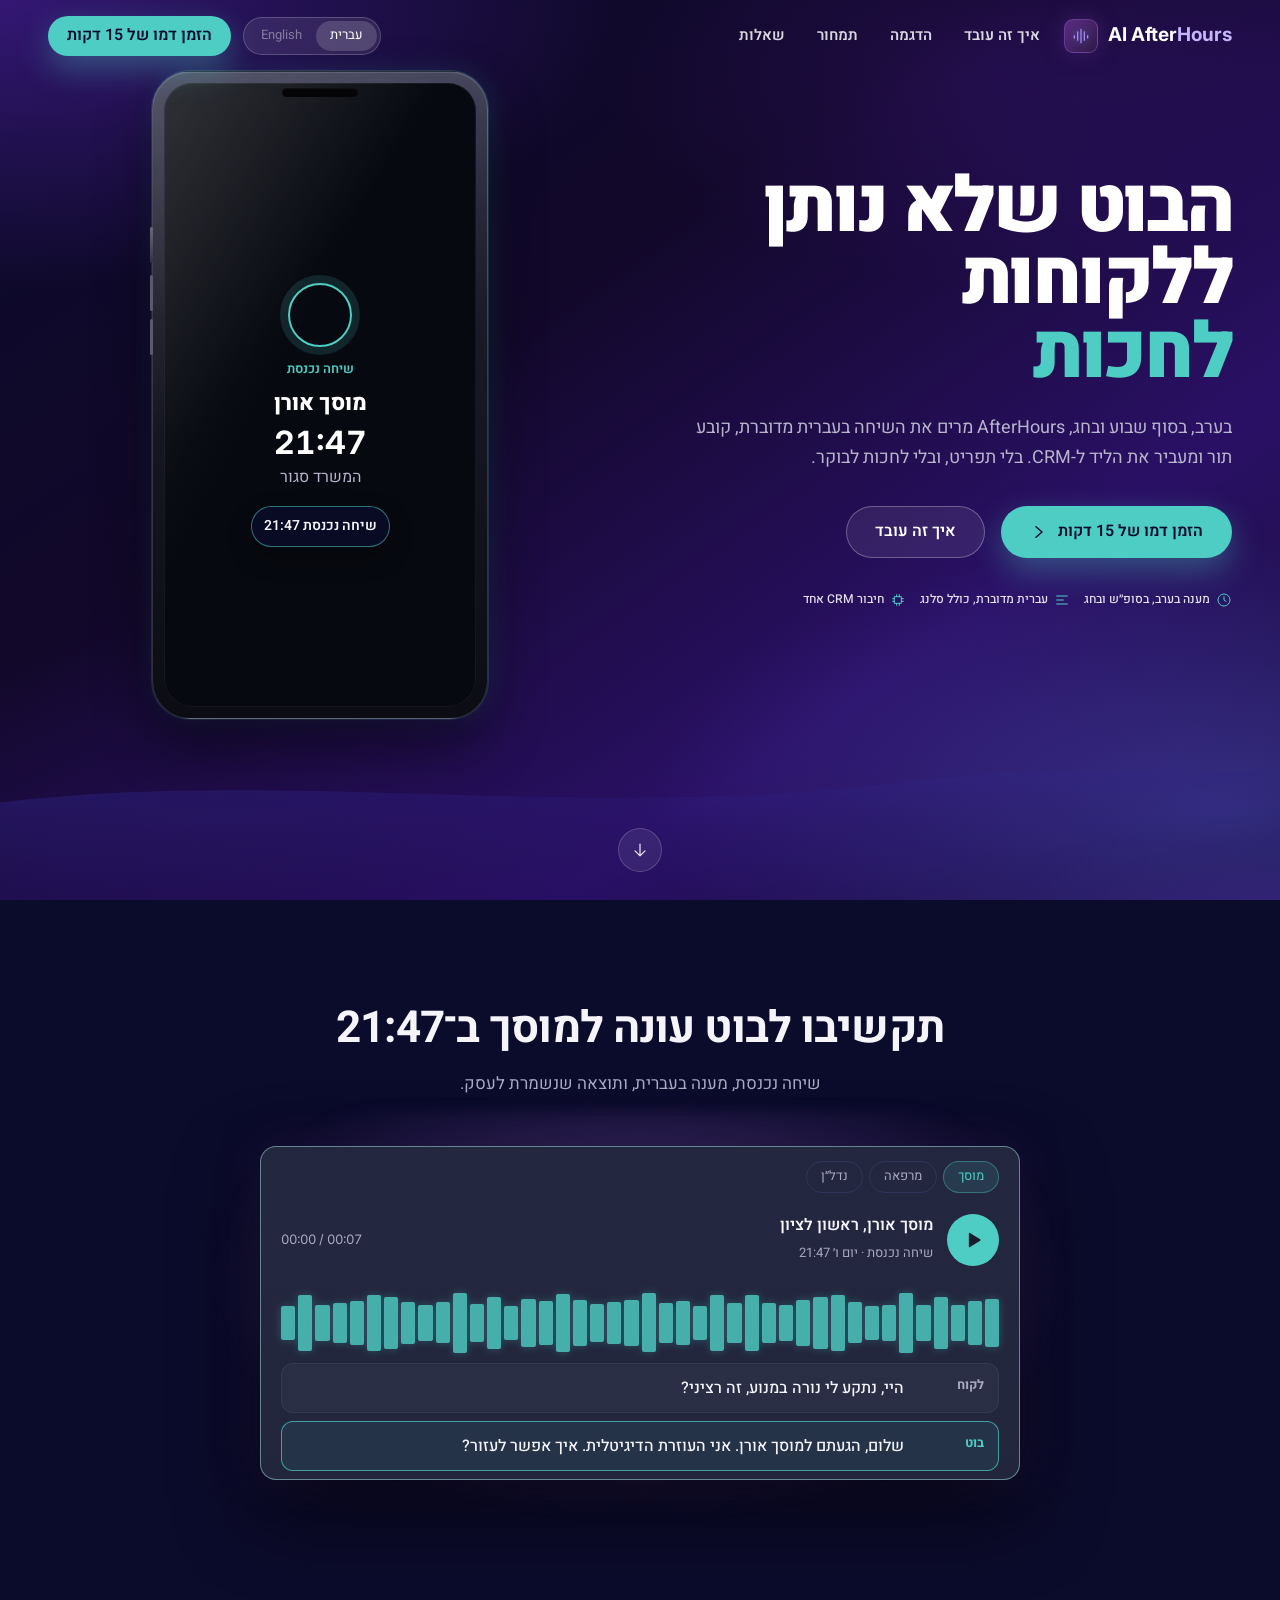
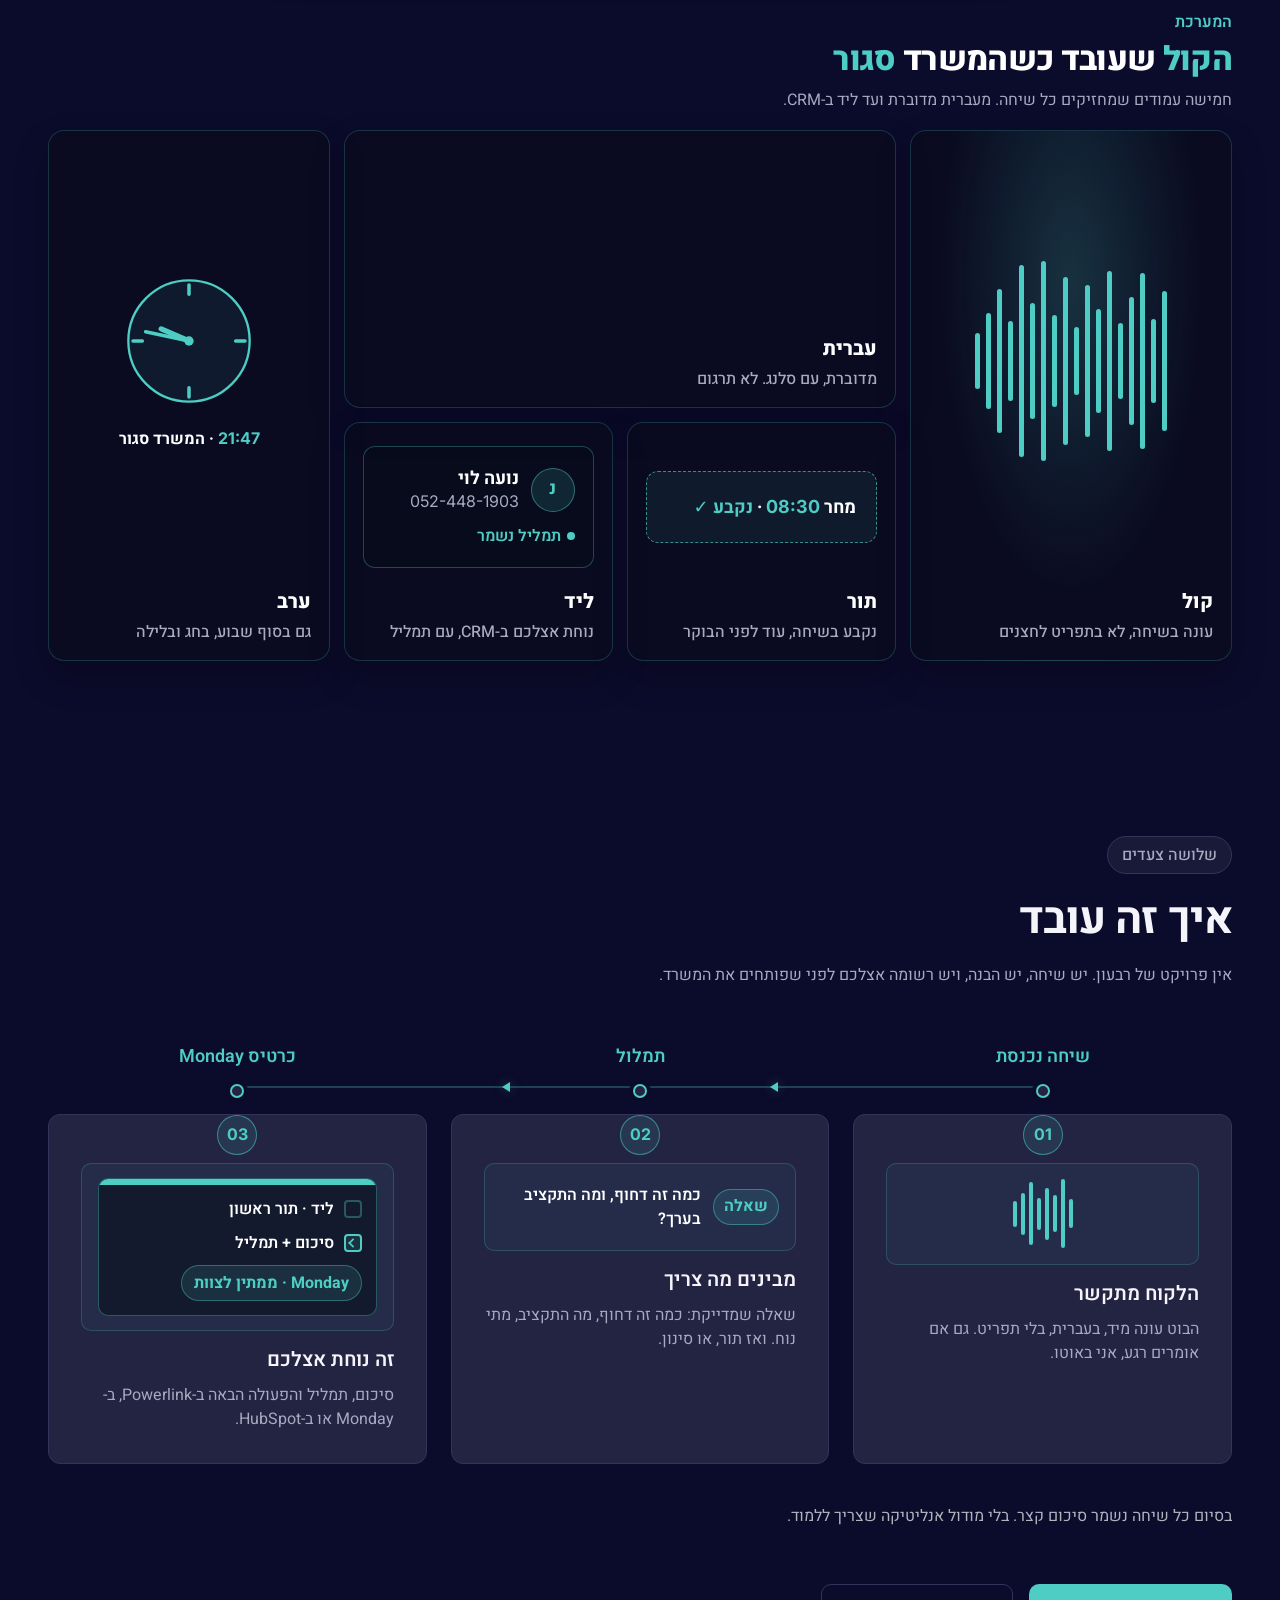
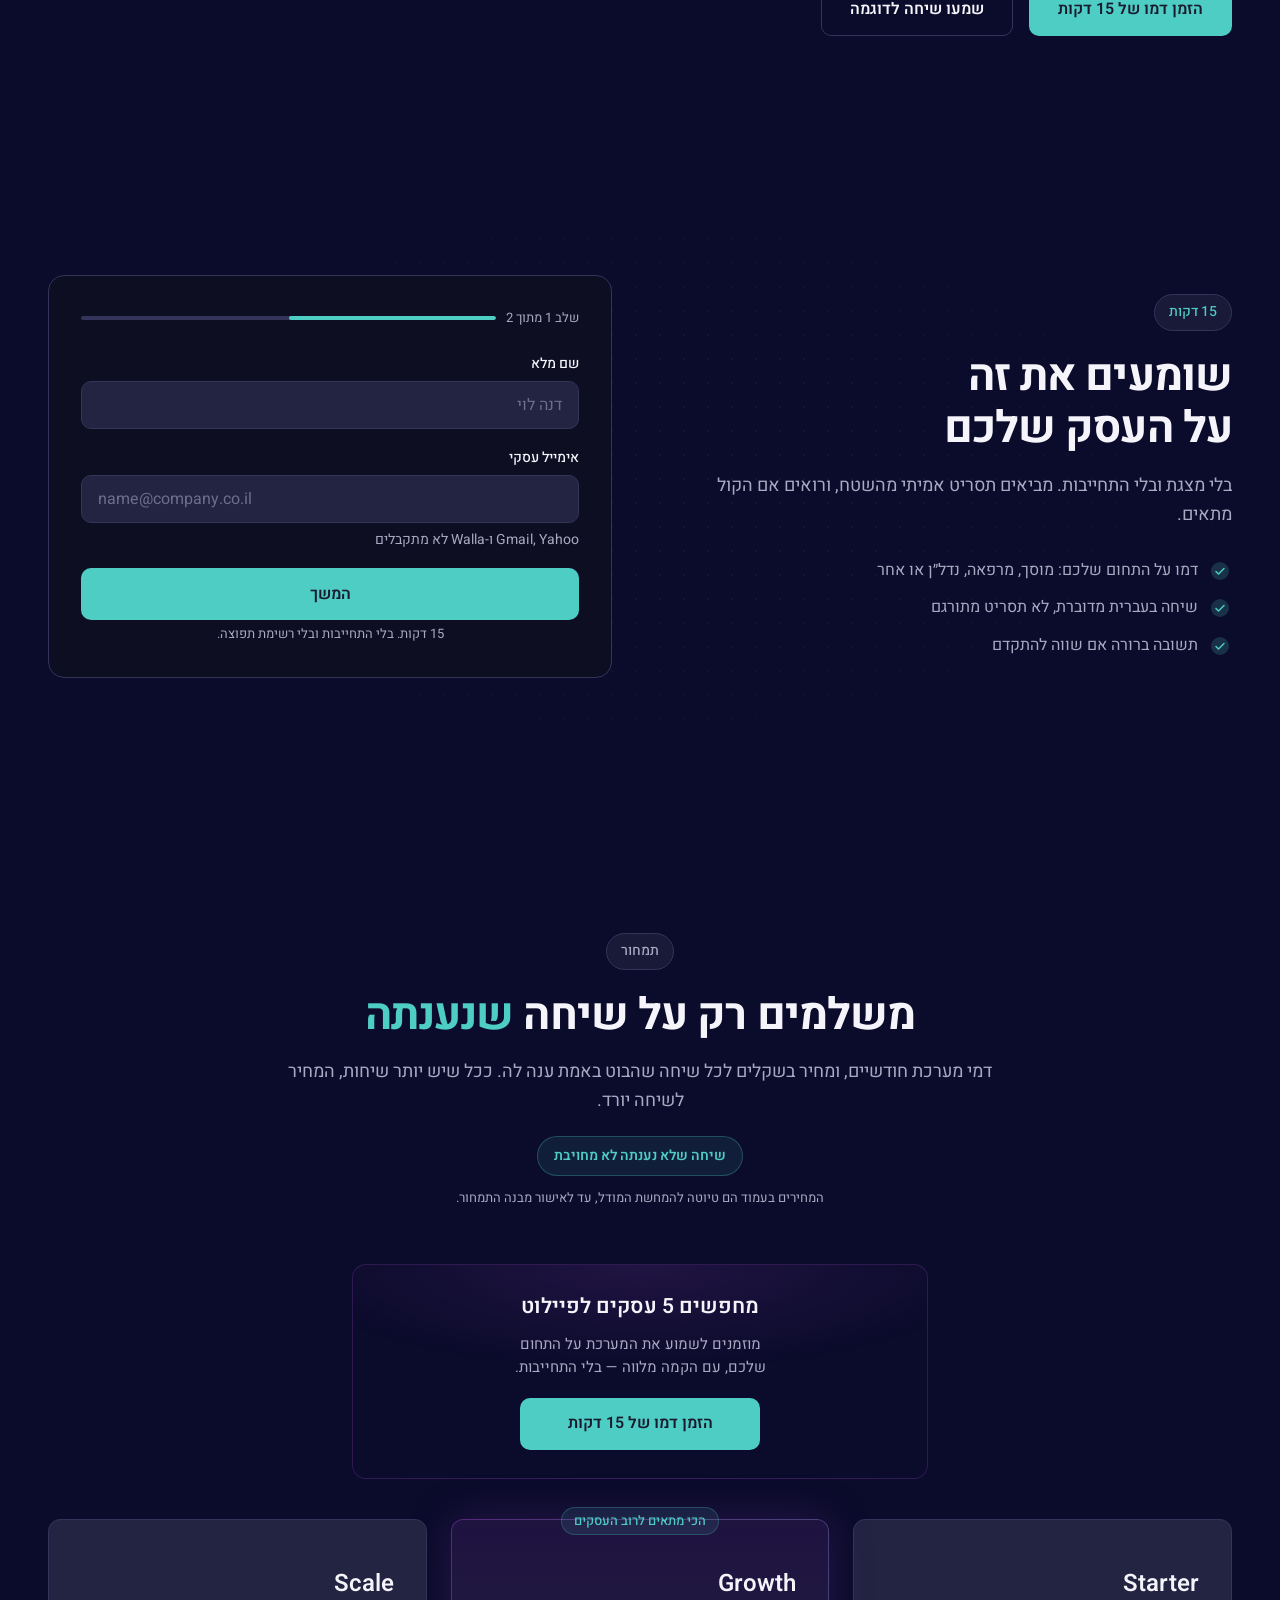
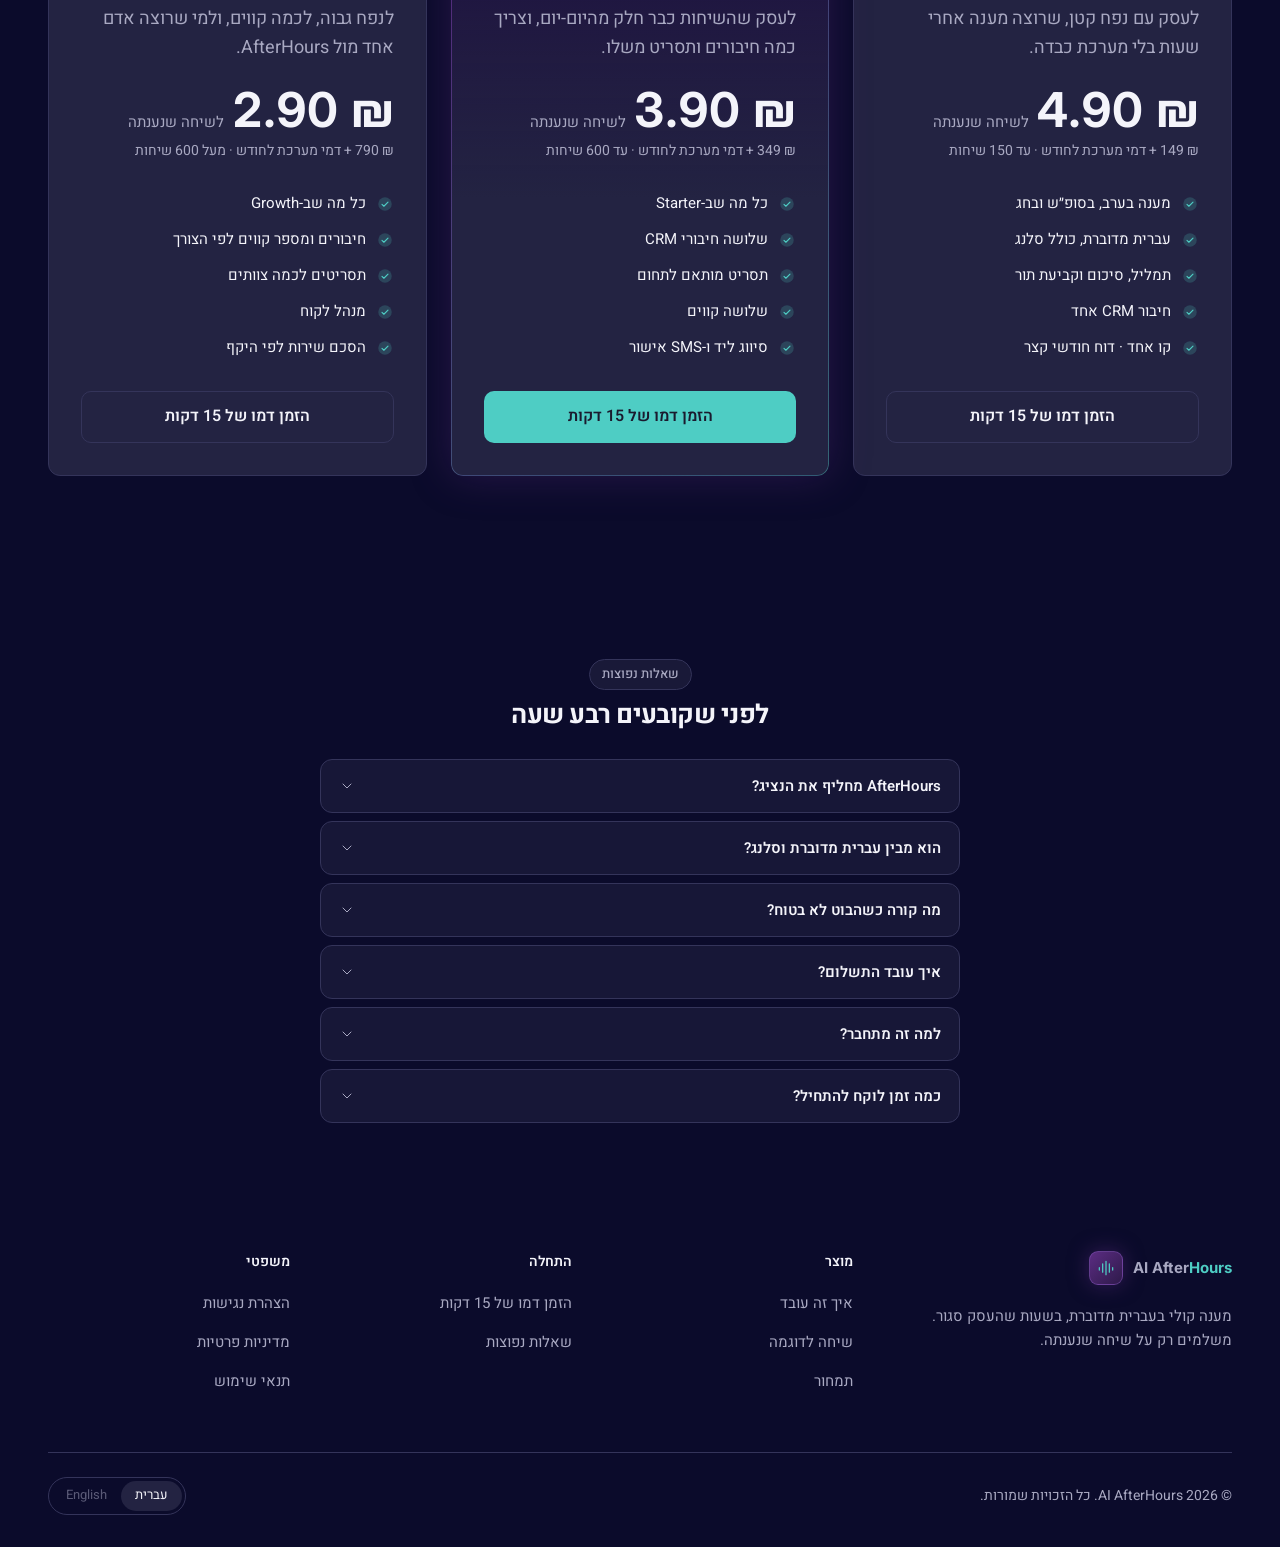
<file: index.html>
<!DOCTYPE html>
<html lang="he" dir="rtl">
<head>
  <meta charset="utf-8">
  <meta name="viewport" content="width=device-width, initial-scale=1">
  <meta name="theme-color" content="#1A1A2E">
  <meta name="robots" content="noindex">
  <title>AI AfterHours — הבוט שלא נותן ללקוחות לחכות</title>
  <meta name="description" content="AfterHours עונה ללקוחות בעברית מדוברת בערב, בסוף שבוע ובחג, קובע תור ומעביר את הליד ל-CRM. משלמים רק על שיחה שנענתה.">
  <meta property="og:title" content="AI AfterHours — הבוט שלא נותן ללקוחות לחכות">
  <meta property="og:description" content="מענה קולי בעברית מדוברת, בשעות שהעסק סגור. תשלום רק על שיחה שנענתה.">
  <meta property="og:locale" content="he_IL">
  <meta property="og:type" content="website">
  <link rel="icon" href="favicon.svg" type="image/svg+xml">
  <link rel="preconnect" href="https://fonts.googleapis.com">
  <link rel="preconnect" href="https://fonts.gstatic.com" crossorigin>
  <link href="https://fonts.googleapis.com/css2?family=Heebo:ital,wght@0,400;0,500;0,600;0,700;0,800;0,900;1,800&family=Inter:wght@600;700;800&display=swap" rel="stylesheet">
  <link rel="stylesheet" href="styles.css">
  <script>document.documentElement.classList.add("js");</script>
  <script type="application/ld+json">
  {
    "@context": "https://schema.org",
    "@type": "FAQPage",
    "inLanguage": "he",
    "mainEntity": [
      {
        "@type": "Question",
        "name": "AfterHours מחליף את הנציג?",
        "acceptedAnswer": {
          "@type": "Answer",
          "text": "לא בשעות שבהן הצוות זמין. המערכת נכנסת כשאין מענה: בערב, בסוף השבוע ובחג. אם הפנייה מורכבת, היא נשמרת עם תמליל ומסומנת להמשך אנושי."
        }
      },
      {
        "@type": "Question",
        "name": "הוא מבין עברית מדוברת וסלנג?",
        "acceptedAnswer": {
          "@type": "Answer",
          "text": "כן. השיחה נשמעת כמו שיחה, לא כמו תרגום. בראש העמוד יש נגן עם שלושה תרחישים: מוסך, מרפאה ונדל״ן."
        }
      },
      {
        "@type": "Question",
        "name": "מה קורה כשהבוט לא בטוח?",
        "acceptedAnswer": {
          "@type": "Answer",
          "text": "הוא לא ממציא מדיניות. הוא שואל שאלה אחת שמבהירה, ואם אין מספיק מידע מעביר את הפרטים לצוות."
        }
      },
      {
        "@type": "Question",
        "name": "איך עובד התשלום?",
        "acceptedAnswer": {
          "@type": "Answer",
          "text": "דמי מערכת חודשיים, ובנוסף תשלום רק על שיחה שנענתה. שיחה שלא נענתה לא מחויבת. המספרים בעמוד התמחור הם טיוטה עד לאישור מבנה התמחור."
        }
      },
      {
        "@type": "Question",
        "name": "למה זה מתחבר?",
        "acceptedAnswer": {
          "@type": "Answer",
          "text": "ל-Powerlink, ל-Monday, ל-HubSpot ול-Calendly. החיבור הוא חלק מההקמה, והליד לא נשאר כלוא בתוך הבוט."
        }
      },
      {
        "@type": "Question",
        "name": "כמה זמן לוקח להתחיל?",
        "acceptedAnswer": {
          "@type": "Answer",
          "text": "הדמו נמשך 15 דקות. חיבור בסיסי לעסק טיפוסי נמדד בימים. לוח זמנים מדויק נקבע אחרי השיחה, לפי ה-CRM והתסריטים שלכם."
        }
      }
    ]
  }
  </script>
</head>
<body>
  <a class="skip-link" href="#main">דילוג לתוכן</a>

  <main id="main">
  <div class="home-frame">
  <header class="nav">
    <div class="container">
      <a class="logo" href="index.html">
        <span class="logo-mark" aria-hidden="true"><svg viewBox="0 0 24 24"><path d="M4 14.5v-3M8 17V7M12 20V4M16 17V7M20 14.5v-3" stroke="#4ECDC4" stroke-width="1.5" stroke-linecap="round"/></svg></span>
        <span>AI After<b>Hours</b></span>
      </a>
      <nav aria-label="ראשי">
        <ul class="nav-links">
          <li><a href="#how">איך זה עובד</a></li>
          <li><a href="#hero">הדגמה</a></li>
          <li><a href="#pricing">תמחור</a></li>
          <li><a href="#faq">שאלות</a></li>
        </ul>
      </nav>
      <div class="nav-actions">
        <div class="lang-switch" role="group" aria-label="בחירת שפה">
          <button type="button" aria-pressed="true">עברית</button>
          <button type="button" aria-pressed="false" disabled title="גרסת English בשלב 2">English</button>
        </div>
        <a class="btn btn-primary btn-sm nav-cta" href="#demo">הזמן דמו של 15 דקות</a>
      </div>
      <button type="button" class="nav-toggle" aria-expanded="false" aria-controls="site-menu" aria-label="תפריט">
        <svg class="icon-open" viewBox="0 0 24 24" aria-hidden="true"><path d="M4 7h16M4 12h16M4 17h16" stroke="currentColor" stroke-width="1.5" stroke-linecap="round"/></svg>
        <svg class="icon-close" viewBox="0 0 24 24" aria-hidden="true"><path d="M6 6l12 12M18 6 6 18" stroke="currentColor" stroke-width="1.5" stroke-linecap="round"/></svg>
      </button>
    </div>
  </header>
  <div class="mobile-menu" id="site-menu">
    <ul>
      <li><a href="#how">איך זה עובד</a></li>
      <li><a href="#hero">הדגמה</a></li>
      <li><a href="#pricing">תמחור</a></li>
      <li><a href="#faq">שאלות</a></li>
    </ul>
  </div>

    <section class="hero">
      <div class="hero-field" aria-hidden="true"></div>
      <svg class="hero-mesh" viewBox="0 0 400 240" preserveAspectRatio="none" aria-hidden="true">
        <defs>
          <radialGradient id="hero-mesh-br" cx="88%" cy="92%" r="65%">
            <stop offset="0%" stop-color="rgba(99,102,241,0.45)"/>
            <stop offset="55%" stop-color="rgba(109,40,217,0.22)"/>
            <stop offset="100%" stop-color="rgba(11,11,43,0)"/>
          </radialGradient>
          <linearGradient id="hero-mesh-wave" x1="0%" y1="0%" x2="100%" y2="100%">
            <stop offset="0%" stop-color="rgba(79,70,229,0.28)"/>
            <stop offset="100%" stop-color="rgba(11,11,43,0)"/>
          </linearGradient>
        </defs>
        <ellipse fill="url(#hero-mesh-br)" cx="340" cy="210" rx="220" ry="130"/>
        <path fill="url(#hero-mesh-wave)" d="M0 150 C90 118 180 168 280 132 C340 110 380 128 400 118 L400 240 L0 240 Z"/>
      </svg>
      <div class="container">
        <div class="hero-layout">
          <div class="hero-text">
            <h1 data-split>הבוט שלא נותן ללקוחות <span class="text-grad">לחכות</span></h1>
            <div class="hero-fade">
              <p class="hero-sub">בערב, בסוף שבוע ובחג, AfterHours מרים את השיחה בעברית מדוברת, קובע תור ומעביר את הליד ל-CRM. בלי תפריט, ובלי לחכות לבוקר.</p>
              <div class="hero-ctas">
                <a class="btn btn-primary btn-arrow" href="#demo">
                  <span>הזמן דמו של 15 דקות</span>
                  <svg class="btn-chev" viewBox="0 0 24 24" aria-hidden="true"><path d="M8 5l8 7-8 7" fill="none" stroke="currentColor" stroke-width="2" stroke-linecap="round" stroke-linejoin="round"/></svg>
                </a>
                <a class="btn btn-secondary" href="#how">איך זה עובד</a>
              </div>
              <ul class="hero-trust" aria-label="יתרונות מרכזיים">
                <li><svg viewBox="0 0 24 24" aria-hidden="true"><circle cx="12" cy="12" r="9" fill="none" stroke="currentColor" stroke-width="1.5"/><path d="M12 7v5l3 2" fill="none" stroke="currentColor" stroke-width="1.5" stroke-linecap="round"/></svg><span>מענה בערב, בסופ״ש ובחג</span></li>
                <li><svg viewBox="0 0 24 24" aria-hidden="true"><path d="M4 6h16M4 12h10M4 18h16" fill="none" stroke="currentColor" stroke-width="1.5" stroke-linecap="round"/></svg><span>עברית מדוברת, כולל סלנג</span></li>
                <li><svg viewBox="0 0 24 24" aria-hidden="true"><path d="M7 7h10v10H7zM10 4v3M14 4v3M10 17v3M14 17v3M4 10h3M4 14h3M17 10h3M17 14h3" fill="none" stroke="currentColor" stroke-width="1.5" stroke-linecap="round"/></svg><span>חיבור CRM אחד</span></li>
              </ul>
            </div>
          </div>
          <div class="hero-visual" aria-hidden="true">
            <div class="phone-scene">
              <div class="phone">
                <div class="phone-screen">
                  <div class="phone-incoming">
                    <p class="phone-kicker">שיחה נכנסת</p>
                    <p class="phone-name">מוסך אורן</p>
                    <p class="phone-time">21:47</p>
                    <p class="phone-closed">המשרד סגור</p>
                    <div class="orb-card orb-card-3">
                      <div class="orb-card-in"><span>שיחה נכנסת 21:47</span></div>
                    </div>
                  </div>
                  <div class="phone-live">
                    <p class="phone-status"><i></i>הבוט עונה</p>
                    <div class="phone-wave">
                      <i style="--h:38%"></i><i style="--h:72%"></i><i style="--h:46%"></i><i style="--h:90%"></i><i style="--h:28%"></i><i style="--h:64%"></i><i style="--h:100%"></i><i style="--h:42%"></i><i style="--h:78%"></i><i style="--h:34%"></i><i style="--h:86%"></i><i style="--h:52%"></i><i style="--h:68%"></i><i style="--h:96%"></i><i style="--h:30%"></i><i style="--h:58%"></i><i style="--h:80%"></i><i style="--h:44%"></i><i style="--h:92%"></i><i style="--h:36%"></i><i style="--h:74%"></i><i style="--h:50%"></i><i style="--h:88%"></i><i style="--h:40%"></i><i style="--h:62%"></i><i style="--h:98%"></i><i style="--h:48%"></i><i style="--h:70%"></i>
                    </div>
                    <div class="phone-lines">
                      <p class="phone-line"><span>בוט</span>ערב טוב, מוסך אורן. איך אפשר לעזור?</p>
                      <p class="phone-line is-caller"><span>לקוח</span>נדלקה לי נורה במנוע, זה רציני?</p>
                      <p class="phone-line"><span>בוט</span>יש מקום מחר ב-08:30, מתאים?</p>
                      <p class="phone-line is-caller"><span>לקוח</span>יאללה, שמים על רוני.</p>
                    </div>
                  </div>
                </div>
              </div>
              <div class="phone-chips">
                <div class="orb-card orb-card-1">
                  <div class="orb-card-in"><span>תור נקבע · מחר 08:30</span></div>
                </div>
                <div class="orb-card orb-card-2">
                  <div class="orb-card-in"><span>ליד נשלח ל-Monday</span></div>
                </div>
              </div>
            </div>
          </div>
        </div>
      </div>
      <svg class="hero-wave" viewBox="0 0 1440 120" preserveAspectRatio="none" aria-hidden="true">
        <path d="M0 64 C360 120 720 8 1080 52 C1260 78 1380 36 1440 48 V120 H0 Z"/>
      </svg>
      <a class="hero-scroll" href="#hero" aria-label="גלילה לשיחה לדוגמה">
        <svg viewBox="0 0 24 24" aria-hidden="true"><path d="M12 5v14M6 13l6 6 6-6" fill="none" stroke="currentColor" stroke-width="1.5" stroke-linecap="round" stroke-linejoin="round"/></svg>
      </a>
    </section>
  </div>

    <section class="section demo-section" id="hero">
      <div class="container">
        <div class="section-head center">
          <h2 id="demo-heading" aria-live="polite">תקשיבו לבוט עונה למוסך ב־<bdi dir="ltr">21:47</bdi></h2>
          <p>שיחה נכנסת, מענה בעברית, ותוצאה שנשמרת לעסק.</p>
        </div>
        <div class="hero-demo">
            <div class="player" data-player data-scenario="garage">
              <div class="player-tabs" role="tablist" aria-label="תרחישי שיחה">
                <button type="button" class="player-tab" role="tab" id="hero-tab-garage" data-key="garage" aria-selected="true" aria-controls="hero-transcript">מוסך</button>
                <button type="button" class="player-tab" role="tab" id="hero-tab-clinic" data-key="clinic" aria-selected="false" aria-controls="hero-transcript">מרפאה</button>
                <button type="button" class="player-tab" role="tab" id="hero-tab-re" data-key="realestate" aria-selected="false" aria-controls="hero-transcript">נדל״ן</button>
              </div>
              <div class="player-head">
                <button type="button" class="play-btn" aria-label="השמע שיחה לדוגמה">
                  <svg viewBox="0 0 24 24" fill="currentColor" aria-hidden="true"><path d="M7 4.5v15a1 1 0 0 0 1.5.86l12-7.5a1 1 0 0 0 0-1.72l-12-7.5A1 1 0 0 0 7 4.5Z"/></svg>
                </button>
                <div class="player-info">
                  <strong data-title>מוסך אורן, ראשון לציון</strong>
                  <span data-meta>שיחה נכנסת · יום ו׳ 21:47</span>
                </div>
                <span class="player-time">00:00 / 00:00</span>
              </div>
              <div class="waveform" aria-hidden="true"></div>
              <div class="transcript" id="hero-transcript" role="tabpanel" aria-labelledby="hero-tab-garage"></div>
              <div class="player-results" data-results hidden>
                <p class="demo-result-main" data-result-title></p>
                <p class="demo-result-sub" data-result-sub></p>
              </div>
            </div>
        </div>
      </div>
    </section>

    <section class="pillars" id="pillars" aria-label="חמישה עמודי תווך">
      <header class="pillars-head">
        <p class="pillars-kicker">המערכת</p>
        <h2 class="pillars-title"><span class="pillars-grad">הקול</span> שעובד כשהמשרד <span class="pillars-grad">סגור</span></h2>
        <p class="pillars-sub">חמישה עמודים שמחזיקים כל שיחה. מעברית מדוברת ועד ליד ב-<span class="ltr">CRM</span>.</p>
      </header>

      <div class="pillars-bento">
        <article class="bento bento-voice">
          <div class="bento-viz" aria-hidden="true">
            <div class="wave">
              <i style="--h:28%;--d:0s"></i>
              <i style="--h:48%;--d:.08s"></i>
              <i style="--h:72%;--d:.16s"></i>
              <i style="--h:40%;--d:.24s"></i>
              <i style="--h:96%;--d:.12s"></i>
              <i style="--h:58%;--d:.32s"></i>
              <i style="--h:100%;--d:.2s"></i>
              <i style="--h:46%;--d:.4s"></i>
              <i style="--h:84%;--d:.1s"></i>
              <i style="--h:34%;--d:.28s"></i>
              <i style="--h:76%;--d:.18s"></i>
              <i style="--h:52%;--d:.36s"></i>
              <i style="--h:90%;--d:.06s"></i>
              <i style="--h:38%;--d:.22s"></i>
              <i style="--h:64%;--d:.14s"></i>
              <i style="--h:88%;--d:.3s"></i>
              <i style="--h:42%;--d:.18s"></i>
              <i style="--h:70%;--d:.04s"></i>
            </div>
          </div>
          <div class="bento-copy">
            <h3>קול</h3>
            <p>עונה בשיחה, לא בתפריט לחצנים</p>
          </div>
        </article>

        <article class="bento bento-he">
          <div class="bento-viz" aria-hidden="true">
            <div class="bento-chat">
              <p class="bubble bubble-a">רגע, אני באוטו</p>
              <p class="bubble bubble-b is-bot">כמה זה דחוף?</p>
              <p class="bubble bubble-c">יאללה, בוא נקבע</p>
            </div>
          </div>
          <div class="bento-copy">
            <h3>עברית</h3>
            <p>מדוברת, עם סלנג. לא תרגום</p>
          </div>
        </article>

        <article class="bento bento-queue">
          <div class="bento-viz" aria-hidden="true">
            <div class="ticket">
              <p>מחר <span class="ltr">08:30</span> · <span class="ticket-ok">נקבע ✓</span></p>
            </div>
          </div>
          <div class="bento-copy">
            <h3>תור</h3>
            <p>נקבע בשיחה, עוד לפני הבוקר</p>
          </div>
        </article>

        <article class="bento bento-lead">
          <div class="bento-viz" aria-hidden="true">
            <div class="crm">
              <div class="crm-row">
                <span class="crm-av">נ</span>
                <span class="crm-id">
                  <strong>נועה לוי</strong>
                  <span class="ltr">052-448-1903</span>
                </span>
              </div>
              <span class="crm-status"><i></i>תמליל נשמר</span>
            </div>
          </div>
          <div class="bento-copy">
            <h3>ליד</h3>
            <p>נוחת אצלכם ב-<span class="ltr">CRM</span>, עם תמליל</p>
          </div>
        </article>

        <article class="bento bento-evening">
          <div class="bento-viz" aria-hidden="true">
            <svg class="clock" viewBox="0 0 120 120" width="140" height="140">
              <circle cx="60" cy="60" r="52" fill="rgba(78,205,196,0.08)" stroke="#4ECDC4" stroke-width="2"/>
              <path d="M60 12v8M60 100v8M12 60h8M100 60h8" fill="none" stroke="#4ECDC4" stroke-width="3" stroke-linecap="round"/>
              <line class="clock-hour" x1="60" y1="60" x2="60" y2="34" stroke="#4ECDC4" stroke-width="4.5" stroke-linecap="round" transform="rotate(293.5 60 60)"/>
              <line class="clock-min" x1="60" y1="60" x2="60" y2="22" stroke="#4ECDC4" stroke-width="3" stroke-linecap="round" transform="rotate(282 60 60)"/>
              <circle cx="60" cy="60" r="4" fill="#4ECDC4"/>
            </svg>
            <p class="clock-read"><span class="ltr">21:47</span> · המשרד סגור</p>
          </div>
          <div class="bento-copy">
            <h3>ערב</h3>
            <p>גם בסוף שבוע, בחג ובלילה</p>
          </div>
        </article>
      </div>
    </section>

    <section class="section reveal" id="how">
      <div class="container">
        <div class="section-head">
          <p class="eyebrow">שלושה צעדים</p>
          <h2>איך זה עובד</h2>
          <p>אין פרויקט של רבעון. יש שיחה, יש הבנה, ויש רשומה אצלכם לפני שפותחים את המשרד.</p>
        </div>
        <div class="how-journey">
          <div class="how-timeline" aria-hidden="true">
            <div class="how-timeline-rail">
              <span class="how-timeline-track"></span>
              <span class="how-timeline-fill"></span>
              <span class="how-timeline-arrow how-timeline-arrow--a"></span>
              <span class="how-timeline-arrow how-timeline-arrow--b"></span>
            </div>
            <div class="how-timeline-step">
              <p class="how-timeline-label">שיחה נכנסת</p>
              <span class="how-timeline-dot"></span>
            </div>
            <div class="how-timeline-step">
              <p class="how-timeline-label">תמלול</p>
              <span class="how-timeline-dot"></span>
            </div>
            <div class="how-timeline-step">
              <p class="how-timeline-label">כרטיס Monday</p>
              <span class="how-timeline-dot"></span>
            </div>
          </div>
          <div class="how-steps steps">
            <article class="card step how-cube hoverable">
              <div class="step-num" aria-hidden="true">01</div>
              <div class="how-viz how-viz-wave" aria-hidden="true">
                <div class="how-wave">
                  <i style="--h:36%;--d:0s"></i>
                  <i style="--h:58%;--d:.1s"></i>
                  <i style="--h:88%;--d:.18s"></i>
                  <i style="--h:44%;--d:.26s"></i>
                  <i style="--h:72%;--d:.14s"></i>
                  <i style="--h:52%;--d:.22s"></i>
                  <i style="--h:96%;--d:.08s"></i>
                  <i style="--h:40%;--d:.3s"></i>
                </div>
              </div>
              <h3>הלקוח מתקשר</h3>
              <p>הבוט עונה מיד, בעברית, בלי תפריט. גם אם אומרים רגע, אני באוטו.</p>
            </article>
            <article class="card step how-cube hoverable">
              <div class="step-num" aria-hidden="true">02</div>
              <div class="how-viz" aria-hidden="true">
                <div class="how-transcript">
                  <span class="how-transcript-tag">שאלה</span>
                  <p class="how-transcript-line">כמה זה דחוף, ומה התקציב בערך?</p>
                </div>
              </div>
              <h3>מבינים מה צריך</h3>
              <p>שאלה שמדייקת: כמה זה דחוף, מה התקציב, מתי נוח. ואז תור, או סינון.</p>
            </article>
            <article class="card step how-cube hoverable">
              <div class="step-num" aria-hidden="true">03</div>
              <div class="how-viz" aria-hidden="true">
                <div class="how-monday">
                  <div class="how-monday-bar"></div>
                  <div class="how-monday-body">
                    <div class="how-monday-row">
                      <span class="how-monday-check" aria-hidden="true"></span>
                      <span class="how-monday-label">ליד · תור ראשון</span>
                    </div>
                    <div class="how-monday-row">
                      <span class="how-monday-check is-on" aria-hidden="true"></span>
                      <span class="how-monday-label">סיכום + תמליל</span>
                    </div>
                    <span class="how-monday-pill">Monday · ממתין לצוות</span>
                  </div>
                </div>
              </div>
              <h3>זה נוחת אצלכם</h3>
              <p>סיכום, תמליל והפעולה הבאה ב-Powerlink, ב-Monday או ב-HubSpot.</p>
            </article>
          </div>
        </div>
        <p class="caption how-note">בסיום כל שיחה נשמר סיכום קצר. בלי מודול אנליטיקה שצריך ללמוד.</p>
        <div class="mid-cta how-cta">
          <a class="btn btn-primary" href="#demo">הזמן דמו של 15 דקות</a>
          <a class="btn btn-secondary" href="#hero">שמעו שיחה לדוגמה</a>
        </div>
      </div>
    </section>

    <section class="section closing demo-form-section reveal" id="demo">
      <div class="dot-grid" aria-hidden="true"></div>
      <div class="container">
        <div class="closing-box">
          <div>
            <p class="eyebrow">15 דקות</p>
            <h2>שומעים את זה על העסק שלכם</h2>
            <p class="muted">בלי מצגת ובלי התחייבות. מביאים תסריט אמיתי מהשטח, ורואים אם הקול מתאים.</p>
            <ul class="closing-list">
              <li><svg class="icon" viewBox="0 0 24 24" aria-hidden="true"><circle class="fill" cx="12" cy="12" r="9"/><path d="M8 12.5 10.5 15 16 9.5" fill="none" stroke="currentColor" stroke-width="1.5" stroke-linecap="round" stroke-linejoin="round"/></svg>דמו על התחום שלכם: מוסך, מרפאה, נדל״ן או אחר</li>
              <li><svg class="icon" viewBox="0 0 24 24" aria-hidden="true"><circle class="fill" cx="12" cy="12" r="9"/><path d="M8 12.5 10.5 15 16 9.5" fill="none" stroke="currentColor" stroke-width="1.5" stroke-linecap="round" stroke-linejoin="round"/></svg>שיחה בעברית מדוברת, לא תסריט מתורגם</li>
              <li><svg class="icon" viewBox="0 0 24 24" aria-hidden="true"><circle class="fill" cx="12" cy="12" r="9"/><path d="M8 12.5 10.5 15 16 9.5" fill="none" stroke="currentColor" stroke-width="1.5" stroke-linecap="round" stroke-linejoin="round"/></svg>תשובה ברורה אם שווה להתקדם</li>
            </ul>
          </div>
          <form class="form-card" data-demo-form novalidate>
            <div class="form-progress">
              <span data-step-label aria-live="polite">שלב 1 מתוך 2</span>
              <span class="bar" aria-hidden="true"><i></i></span>
            </div>
            <div class="form-step">
              <div class="field">
                <label for="name">שם מלא</label>
                <input id="name" name="name" required autocomplete="name" placeholder="דנה לוי" aria-describedby="name-error">
                <span class="error" id="name-error" role="alert"></span>
              </div>
              <div class="field">
                <label for="email">אימייל עסקי</label>
                <input id="email" name="email" type="email" required dir="ltr" autocomplete="email" placeholder="name@company.co.il" aria-describedby="email-hint email-error">
                <span class="caption" id="email-hint">Gmail, Yahoo ו-Walla לא מתקבלים</span>
                <span class="error" id="email-error" role="alert"></span>
              </div>
              <button type="button" class="btn btn-primary btn-block" data-next>המשך</button>
            </div>
            <div class="form-step" hidden>
              <div class="field">
                <label for="phone">טלפון</label>
                <input id="phone" name="phone" type="tel" required dir="ltr" inputmode="tel" autocomplete="tel" placeholder="050-0000000" aria-describedby="phone-error">
                <span class="error" id="phone-error" role="alert"></span>
              </div>
              <div class="field">
                <label for="company">שם העסק</label>
                <input id="company" name="company" required autocomplete="organization" aria-describedby="company-error">
                <span class="error" id="company-error" role="alert"></span>
              </div>
              <div class="field-row">
                <div class="field">
                  <label for="industry">תחום</label>
                  <select id="industry" name="industry" required aria-describedby="industry-error">
                    <option value="" selected disabled>בחרו תחום</option>
                    <option>מוסך ורכב</option>
                    <option>מרפאה וקליניקה</option>
                    <option>נדל״ן</option>
                    <option>שירות ושטח</option>
                    <option>אחר</option>
                  </select>
                  <span class="error" id="industry-error" role="alert"></span>
                </div>
                <div class="field">
                  <label for="volume">שיחות בחודש</label>
                  <select id="volume" name="volume" required aria-describedby="volume-error">
                    <option value="" selected disabled>בחרו טווח</option>
                    <option>עד 150</option>
                    <option>150 עד 600</option>
                    <option>מעל 600</option>
                    <option>עוד לא יודעים</option>
                  </select>
                  <span class="error" id="volume-error" role="alert"></span>
                </div>
              </div>
              <div class="form-actions">
                <button type="button" class="btn btn-secondary" data-back>חזרה</button>
                <button type="submit" class="btn btn-primary">הזמן דמו של 15 דקות</button>
              </div>
            </div>
            <p class="form-note">15 דקות. בלי התחייבות ובלי רשימת תפוצה.</p>
          </form>
        </div>
      </div>
    </section>

    <section class="section section-pricing reveal" id="pricing">
      <div class="container">
        <div class="section-head center">
          <p class="eyebrow">תמחור</p>
          <h2>משלמים רק על שיחה <span class="text-accent">שנענתה</span></h2>
          <p class="lead">דמי מערכת חודשיים, ומחיר בשקלים לכל שיחה שהבוט באמת ענה לה. ככל שיש יותר שיחות, המחיר לשיחה יורד.</p>
          <p class="highlight-pill">שיחה שלא נענתה לא מחויבת</p>
          <p class="caption pricing-note">המחירים בעמוד הם טיוטה להמחשת המודל, עד לאישור מבנה התמחור.</p>
        </div>

        <aside class="pricing-pilot" aria-labelledby="pricing-pilot-heading">
          <h3 class="pricing-pilot-title" id="pricing-pilot-heading">מחפשים 5 עסקים לפיילוט</h3>
          <p class="pricing-pilot-lead">מוזמנים לשמוע את המערכת על התחום שלכם, עם הקמה מלווה — בלי התחייבות.</p>
          <a class="btn btn-primary" href="#demo">הזמן דמו של 15 דקות</a>
        </aside>

        <div class="cols-3 plans">
          <article class="card plan hoverable">
            <h3>Starter</h3>
            <p>לעסק עם נפח קטן, שרוצה מענה אחרי שעות בלי מערכת כבדה.</p>
            <div class="price"><span class="big-num ltr">4.90 ₪</span><span class="per">לשיחה שנענתה</span></div>
            <p class="base"><span class="ltr">+ 149 ₪</span> דמי מערכת לחודש · עד 150 שיחות</p>
            <ul>
              <li><svg class="icon" viewBox="0 0 24 24" aria-hidden="true"><circle class="fill" cx="12" cy="12" r="9"/><path d="M8 12.5 10.5 15 16 9.5" fill="none" stroke="currentColor" stroke-width="1.5" stroke-linecap="round" stroke-linejoin="round"/></svg><span>מענה בערב, בסופ״ש ובחג</span></li>
              <li><svg class="icon" viewBox="0 0 24 24" aria-hidden="true"><circle class="fill" cx="12" cy="12" r="9"/><path d="M8 12.5 10.5 15 16 9.5" fill="none" stroke="currentColor" stroke-width="1.5" stroke-linecap="round" stroke-linejoin="round"/></svg><span>עברית מדוברת, כולל סלנג</span></li>
              <li><svg class="icon" viewBox="0 0 24 24" aria-hidden="true"><circle class="fill" cx="12" cy="12" r="9"/><path d="M8 12.5 10.5 15 16 9.5" fill="none" stroke="currentColor" stroke-width="1.5" stroke-linecap="round" stroke-linejoin="round"/></svg><span>תמליל, סיכום וקביעת תור</span></li>
              <li><svg class="icon" viewBox="0 0 24 24" aria-hidden="true"><circle class="fill" cx="12" cy="12" r="9"/><path d="M8 12.5 10.5 15 16 9.5" fill="none" stroke="currentColor" stroke-width="1.5" stroke-linecap="round" stroke-linejoin="round"/></svg><span>חיבור CRM אחד</span></li>
              <li><svg class="icon" viewBox="0 0 24 24" aria-hidden="true"><circle class="fill" cx="12" cy="12" r="9"/><path d="M8 12.5 10.5 15 16 9.5" fill="none" stroke="currentColor" stroke-width="1.5" stroke-linecap="round" stroke-linejoin="round"/></svg><span>קו אחד · דוח חודשי קצר</span></li>
            </ul>
            <a class="btn btn-secondary btn-block" href="#demo">הזמן דמו של 15 דקות</a>
          </article>
          <article class="card plan featured hoverable">
            <span class="tag badge-top">הכי מתאים לרוב העסקים</span>
            <h3>Growth</h3>
            <p>לעסק שהשיחות כבר חלק מהיום-יום, וצריך כמה חיבורים ותסריט משלו.</p>
            <div class="price"><span class="big-num ltr">3.90 ₪</span><span class="per">לשיחה שנענתה</span></div>
            <p class="base"><span class="ltr">+ 349 ₪</span> דמי מערכת לחודש · עד 600 שיחות</p>
            <ul>
              <li><svg class="icon" viewBox="0 0 24 24" aria-hidden="true"><circle class="fill" cx="12" cy="12" r="9"/><path d="M8 12.5 10.5 15 16 9.5" fill="none" stroke="currentColor" stroke-width="1.5" stroke-linecap="round" stroke-linejoin="round"/></svg><span>כל מה שב-Starter</span></li>
              <li><svg class="icon" viewBox="0 0 24 24" aria-hidden="true"><circle class="fill" cx="12" cy="12" r="9"/><path d="M8 12.5 10.5 15 16 9.5" fill="none" stroke="currentColor" stroke-width="1.5" stroke-linecap="round" stroke-linejoin="round"/></svg><span>שלושה חיבורי CRM</span></li>
              <li><svg class="icon" viewBox="0 0 24 24" aria-hidden="true"><circle class="fill" cx="12" cy="12" r="9"/><path d="M8 12.5 10.5 15 16 9.5" fill="none" stroke="currentColor" stroke-width="1.5" stroke-linecap="round" stroke-linejoin="round"/></svg><span>תסריט מותאם לתחום</span></li>
              <li><svg class="icon" viewBox="0 0 24 24" aria-hidden="true"><circle class="fill" cx="12" cy="12" r="9"/><path d="M8 12.5 10.5 15 16 9.5" fill="none" stroke="currentColor" stroke-width="1.5" stroke-linecap="round" stroke-linejoin="round"/></svg><span>שלושה קווים</span></li>
              <li><svg class="icon" viewBox="0 0 24 24" aria-hidden="true"><circle class="fill" cx="12" cy="12" r="9"/><path d="M8 12.5 10.5 15 16 9.5" fill="none" stroke="currentColor" stroke-width="1.5" stroke-linecap="round" stroke-linejoin="round"/></svg><span>סיווג ליד ו-SMS אישור</span></li>
            </ul>
            <a class="btn btn-primary btn-block" href="#demo">הזמן דמו של 15 דקות</a>
          </article>
          <article class="card plan hoverable">
            <h3>Scale</h3>
            <p>לנפח גבוה, לכמה קווים, ולמי שרוצה אדם אחד מול AfterHours.</p>
            <div class="price"><span class="big-num ltr">2.90 ₪</span><span class="per">לשיחה שנענתה</span></div>
            <p class="base"><span class="ltr">+ 790 ₪</span> דמי מערכת לחודש · מעל 600 שיחות</p>
            <ul>
              <li><svg class="icon" viewBox="0 0 24 24" aria-hidden="true"><circle class="fill" cx="12" cy="12" r="9"/><path d="M8 12.5 10.5 15 16 9.5" fill="none" stroke="currentColor" stroke-width="1.5" stroke-linecap="round" stroke-linejoin="round"/></svg><span>כל מה שב-Growth</span></li>
              <li><svg class="icon" viewBox="0 0 24 24" aria-hidden="true"><circle class="fill" cx="12" cy="12" r="9"/><path d="M8 12.5 10.5 15 16 9.5" fill="none" stroke="currentColor" stroke-width="1.5" stroke-linecap="round" stroke-linejoin="round"/></svg><span>חיבורים ומספר קווים לפי הצורך</span></li>
              <li><svg class="icon" viewBox="0 0 24 24" aria-hidden="true"><circle class="fill" cx="12" cy="12" r="9"/><path d="M8 12.5 10.5 15 16 9.5" fill="none" stroke="currentColor" stroke-width="1.5" stroke-linecap="round" stroke-linejoin="round"/></svg><span>תסריטים לכמה צוותים</span></li>
              <li><svg class="icon" viewBox="0 0 24 24" aria-hidden="true"><circle class="fill" cx="12" cy="12" r="9"/><path d="M8 12.5 10.5 15 16 9.5" fill="none" stroke="currentColor" stroke-width="1.5" stroke-linecap="round" stroke-linejoin="round"/></svg><span>מנהל לקוח</span></li>
              <li><svg class="icon" viewBox="0 0 24 24" aria-hidden="true"><circle class="fill" cx="12" cy="12" r="9"/><path d="M8 12.5 10.5 15 16 9.5" fill="none" stroke="currentColor" stroke-width="1.5" stroke-linecap="round" stroke-linejoin="round"/></svg><span>הסכם שירות לפי היקף</span></li>
            </ul>
            <a class="btn btn-secondary btn-block" href="#demo">הזמן דמו של 15 דקות</a>
          </article>
        </div>
        <p class="plans-swipe">החליקו בין המסלולים</p>
      </div>
    </section>

    <section class="section section-faq reveal" id="faq">
      <div class="container">
        <div class="section-head center section-head-compact">
          <p class="eyebrow">שאלות נפוצות</p>
          <h2>לפני שקובעים רבע שעה</h2>
        </div>
        <div class="faq faq-compact">
          <details>
            <summary>AfterHours מחליף את הנציג? <svg class="chev" viewBox="0 0 24 24" aria-hidden="true"><path d="m6 9 6 6 6-6" fill="none" stroke="currentColor" stroke-width="1.5" stroke-linecap="round" stroke-linejoin="round"/></svg></summary>
            <div class="answer">לא בשעות שבהן הצוות זמין. המערכת נכנסת כשאין מענה: בערב, בסוף השבוע ובחג. אם הפנייה מורכבת, היא נשמרת עם תמליל ומסומנת להמשך אנושי.</div>
          </details>
          <details>
            <summary>הוא מבין עברית מדוברת וסלנג? <svg class="chev" viewBox="0 0 24 24" aria-hidden="true"><path d="m6 9 6 6 6-6" fill="none" stroke="currentColor" stroke-width="1.5" stroke-linecap="round" stroke-linejoin="round"/></svg></summary>
            <div class="answer">כן. השיחה נשמעת כמו שיחה, לא כמו תרגום. בראש העמוד יש נגן עם שלושה תרחישים: מוסך, מרפאה ונדל״ן.</div>
          </details>
          <details>
            <summary>מה קורה כשהבוט לא בטוח? <svg class="chev" viewBox="0 0 24 24" aria-hidden="true"><path d="m6 9 6 6 6-6" fill="none" stroke="currentColor" stroke-width="1.5" stroke-linecap="round" stroke-linejoin="round"/></svg></summary>
            <div class="answer">הוא לא ממציא מדיניות. הוא שואל שאלה אחת שמבהירה, ואם אין מספיק מידע מעביר את הפרטים לצוות.</div>
          </details>
          <details>
            <summary>איך עובד התשלום? <svg class="chev" viewBox="0 0 24 24" aria-hidden="true"><path d="m6 9 6 6 6-6" fill="none" stroke="currentColor" stroke-width="1.5" stroke-linecap="round" stroke-linejoin="round"/></svg></summary>
            <div class="answer">דמי מערכת חודשיים, ובנוסף תשלום רק על שיחה שנענתה. שיחה שלא נענתה לא מחויבת. המספרים בעמוד התמחור הם טיוטה עד לאישור מבנה התמחור.</div>
          </details>
          <details>
            <summary>למה זה מתחבר? <svg class="chev" viewBox="0 0 24 24" aria-hidden="true"><path d="m6 9 6 6 6-6" fill="none" stroke="currentColor" stroke-width="1.5" stroke-linecap="round" stroke-linejoin="round"/></svg></summary>
            <div class="answer">ל-Powerlink, ל-Monday, ל-HubSpot ול-Calendly. החיבור הוא חלק מההקמה, והליד לא נשאר כלוא בתוך הבוט.</div>
          </details>
          <details>
            <summary>כמה זמן לוקח להתחיל? <svg class="chev" viewBox="0 0 24 24" aria-hidden="true"><path d="m6 9 6 6 6-6" fill="none" stroke="currentColor" stroke-width="1.5" stroke-linecap="round" stroke-linejoin="round"/></svg></summary>
            <div class="answer">הדמו נמשך 15 דקות. חיבור בסיסי לעסק טיפוסי נמדד בימים. לוח זמנים מדויק נקבע אחרי השיחה, לפי ה-CRM והתסריטים שלכם.</div>
          </details>
        </div>
      </div>
    </section>
  </main>

  <footer class="footer">
    <div class="container">
      <div class="footer-grid">
        <div class="footer-about">
          <a class="logo" href="index.html">
            <span class="logo-mark" aria-hidden="true"><svg viewBox="0 0 24 24"><path d="M4 14.5v-3M8 17V7M12 20V4M16 17V7M20 14.5v-3" stroke="#4ECDC4" stroke-width="1.5" stroke-linecap="round"/></svg></span>
            <span>AI After<b>Hours</b></span>
          </a>
          <p>מענה קולי בעברית מדוברת, בשעות שהעסק סגור. משלמים רק על שיחה שנענתה.</p>
        </div>
        <div>
          <p class="foot-title">מוצר</p>
          <ul>
            <li><a href="#how">איך זה עובד</a></li>
            <li><a href="#hero">שיחה לדוגמה</a></li>
            <li><a href="#pricing">תמחור</a></li>
          </ul>
        </div>
        <div>
          <p class="foot-title">התחלה</p>
          <ul>
            <li><a href="#demo">הזמן דמו של 15 דקות</a></li>
            <li><a href="#faq">שאלות נפוצות</a></li>
          </ul>
        </div>
        <div>
          <p class="foot-title">משפטי</p>
          <ul>
            <li><a href="accessibility.html">הצהרת נגישות</a></li>
            <li><a href="privacy.html">מדיניות פרטיות</a></li>
            <li><a href="terms.html">תנאי שימוש</a></li>
          </ul>
        </div>
      </div>
      <div class="footer-bottom">
        <p class="caption">© <span data-year>2026</span> AI AfterHours. כל הזכויות שמורות.</p>
        <div class="lang-switch" role="group" aria-label="בחירת שפה">
          <button type="button" aria-pressed="true">עברית</button>
          <button type="button" aria-pressed="false" disabled title="גרסת English בשלב 2">English</button>
        </div>
      </div>
    </div>
  </footer>

  <div class="mobile-cta">
    <a class="btn btn-primary btn-block" href="#demo">הזמן דמו של 15 דקות</a>
  </div>
  <script src="main.js"></script>
</body>
</html>
</file>
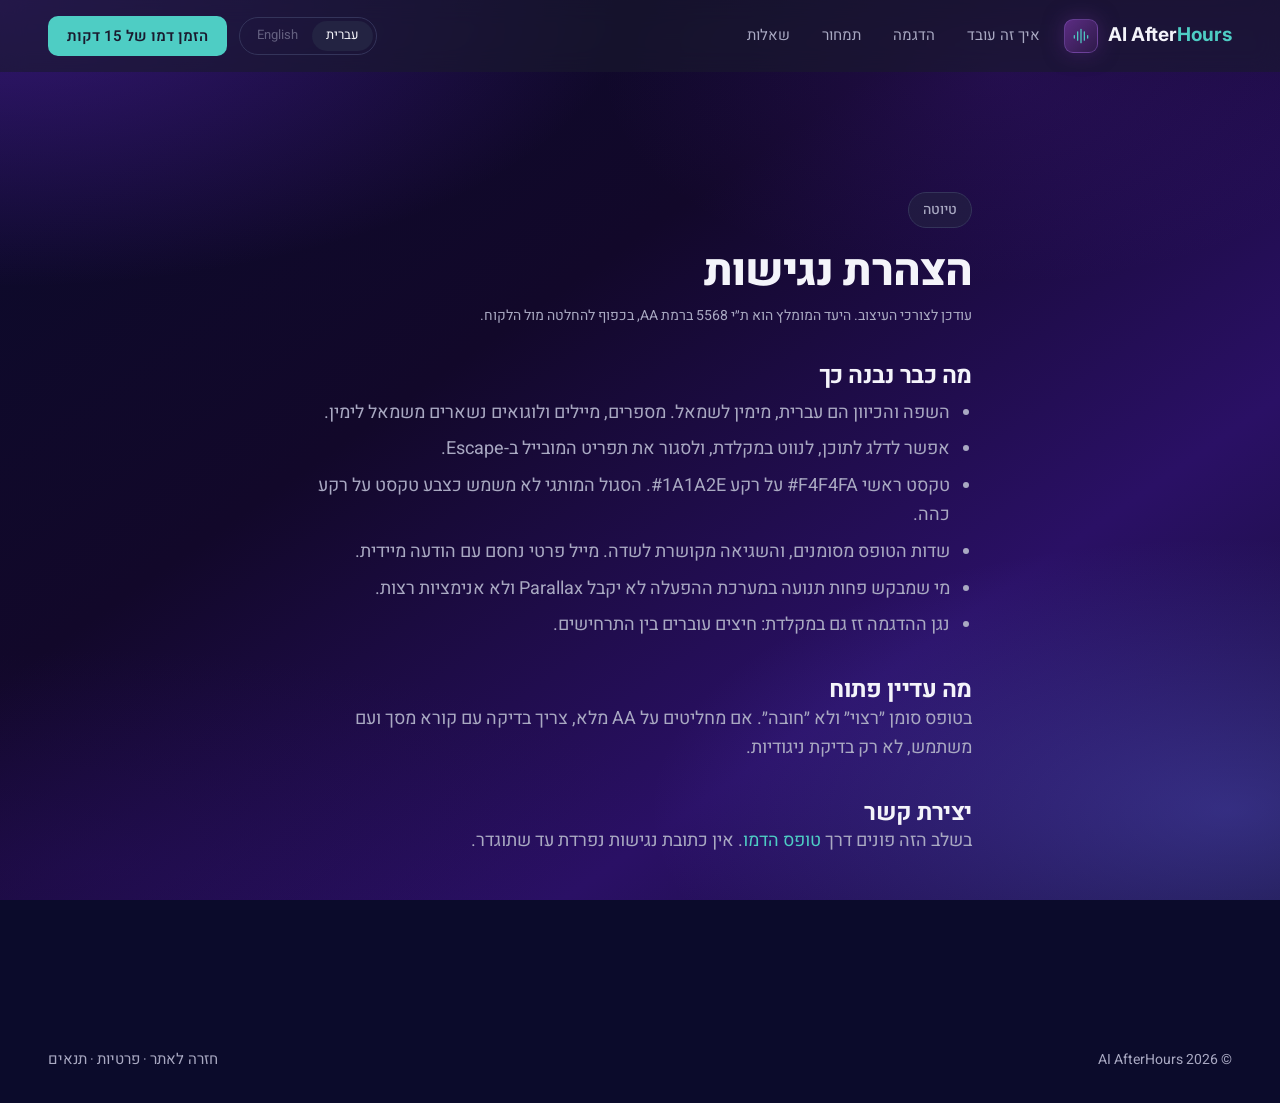
<file: accessibility.html>
<!DOCTYPE html>
<html lang="he" dir="rtl">
<head>
  <meta charset="utf-8">
  <meta name="viewport" content="width=device-width, initial-scale=1">
  <meta name="theme-color" content="#1A1A2E">
  <meta name="robots" content="noindex">
  <title>הצהרת נגישות — AI AfterHours</title>
  <link rel="icon" href="favicon.svg" type="image/svg+xml">
  <link rel="preconnect" href="https://fonts.googleapis.com">
  <link rel="preconnect" href="https://fonts.gstatic.com" crossorigin>
  <link href="https://fonts.googleapis.com/css2?family=Heebo:wght@400;500;600;700;800&family=Inter:wght@600;700&display=swap" rel="stylesheet">
  <link rel="stylesheet" href="styles.css">
  <script>document.documentElement.classList.add("js");</script>
</head>
<body>
  <a class="skip-link" href="#main">דילוג לתוכן</a>
  <header class="nav">
    <div class="container">
      <a class="logo" href="index.html">
        <span class="logo-mark" aria-hidden="true"><svg viewBox="0 0 24 24"><path d="M4 14.5v-3M8 17V7M12 20V4M16 17V7M20 14.5v-3" stroke="#4ECDC4" stroke-width="1.5" stroke-linecap="round"/></svg></span>
        <span>AI After<b>Hours</b></span>
      </a>
      <nav aria-label="ראשי">
        <ul class="nav-links">
          <li><a href="index.html#how">איך זה עובד</a></li>
          <li><a href="index.html#hero">הדגמה</a></li>
          <li><a href="pricing.html">תמחור</a></li>
          <li><a href="index.html#faq">שאלות</a></li>
        </ul>
      </nav>
      <div class="nav-actions">
        <div class="lang-switch" role="group" aria-label="בחירת שפה">
          <button type="button" aria-pressed="true">עברית</button>
          <button type="button" aria-pressed="false" disabled title="גרסת English בשלב 2">English</button>
        </div>
        <a class="btn btn-primary btn-sm nav-cta" href="index.html#demo">הזמן דמו של 15 דקות</a>
      </div>
      <button type="button" class="nav-toggle" aria-expanded="false" aria-controls="site-menu" aria-label="תפריט">
        <svg class="icon-open" viewBox="0 0 24 24" aria-hidden="true"><path d="M4 7h16M4 12h16M4 17h16" stroke="currentColor" stroke-width="1.5" stroke-linecap="round"/></svg>
        <svg class="icon-close" viewBox="0 0 24 24" aria-hidden="true"><path d="M6 6l12 12M18 6 6 18" stroke="currentColor" stroke-width="1.5" stroke-linecap="round"/></svg>
      </button>
    </div>
  </header>
  <div class="mobile-menu" id="site-menu">
    <ul>
      <li><a href="index.html#how">איך זה עובד</a></li>
      <li><a href="index.html#hero">הדגמה</a></li>
      <li><a href="pricing.html">תמחור</a></li>
      <li><a href="index.html#faq">שאלות</a></li>
    </ul>
  </div>
  <main id="main">
    <section class="section">
      <div class="container prose">
        <p class="eyebrow">טיוטה</p>
        <h1>הצהרת נגישות</h1>
        <p class="caption">עודכן לצורכי העיצוב. היעד המומלץ הוא ת״י 5568 ברמת AA, בכפוף להחלטה מול הלקוח.</p>
        <h2>מה כבר נבנה כך</h2>
        <ul>
          <li>השפה והכיוון הם עברית, מימין לשמאל. מספרים, מיילים ולוגואים נשארים משמאל לימין.</li>
          <li>אפשר לדלג לתוכן, לנווט במקלדת, ולסגור את תפריט המובייל ב-Escape.</li>
          <li>טקסט ראשי <span class="ltr">#F4F4FA</span> על רקע <span class="ltr">#1A1A2E</span>. הסגול המותגי לא משמש כצבע טקסט על רקע כהה.</li>
          <li>שדות הטופס מסומנים, והשגיאה מקושרת לשדה. מייל פרטי נחסם עם הודעה מיידית.</li>
          <li>מי שמבקש פחות תנועה במערכת ההפעלה לא יקבל Parallax ולא אנימציות רצות.</li>
          <li>נגן ההדגמה זז גם במקלדת: חיצים עוברים בין התרחישים.</li>
        </ul>
        <h2>מה עדיין פתוח</h2>
        <p>בטופס סומן ״רצוי״ ולא ״חובה״. אם מחליטים על AA מלא, צריך בדיקה עם קורא מסך ועם משתמש, לא רק בדיקת ניגודיות.</p>
        <h2>יצירת קשר</h2>
        <p>בשלב הזה פונים דרך <a href="index.html#demo">טופס הדמו</a>. אין כתובת נגישות נפרדת עד שתוגדר.</p>
      </div>
    </section>
  </main>
  <footer class="footer">
    <div class="container">
      <div class="footer-bottom plain">
        <p class="caption">© <span data-year>2026</span> AI AfterHours</p>
        <p class="caption"><a href="index.html">חזרה לאתר</a> · <a href="privacy.html">פרטיות</a> · <a href="terms.html">תנאים</a></p>
      </div>
    </div>
  </footer>
  <script src="main.js"></script>
</body>
</html>
</file>
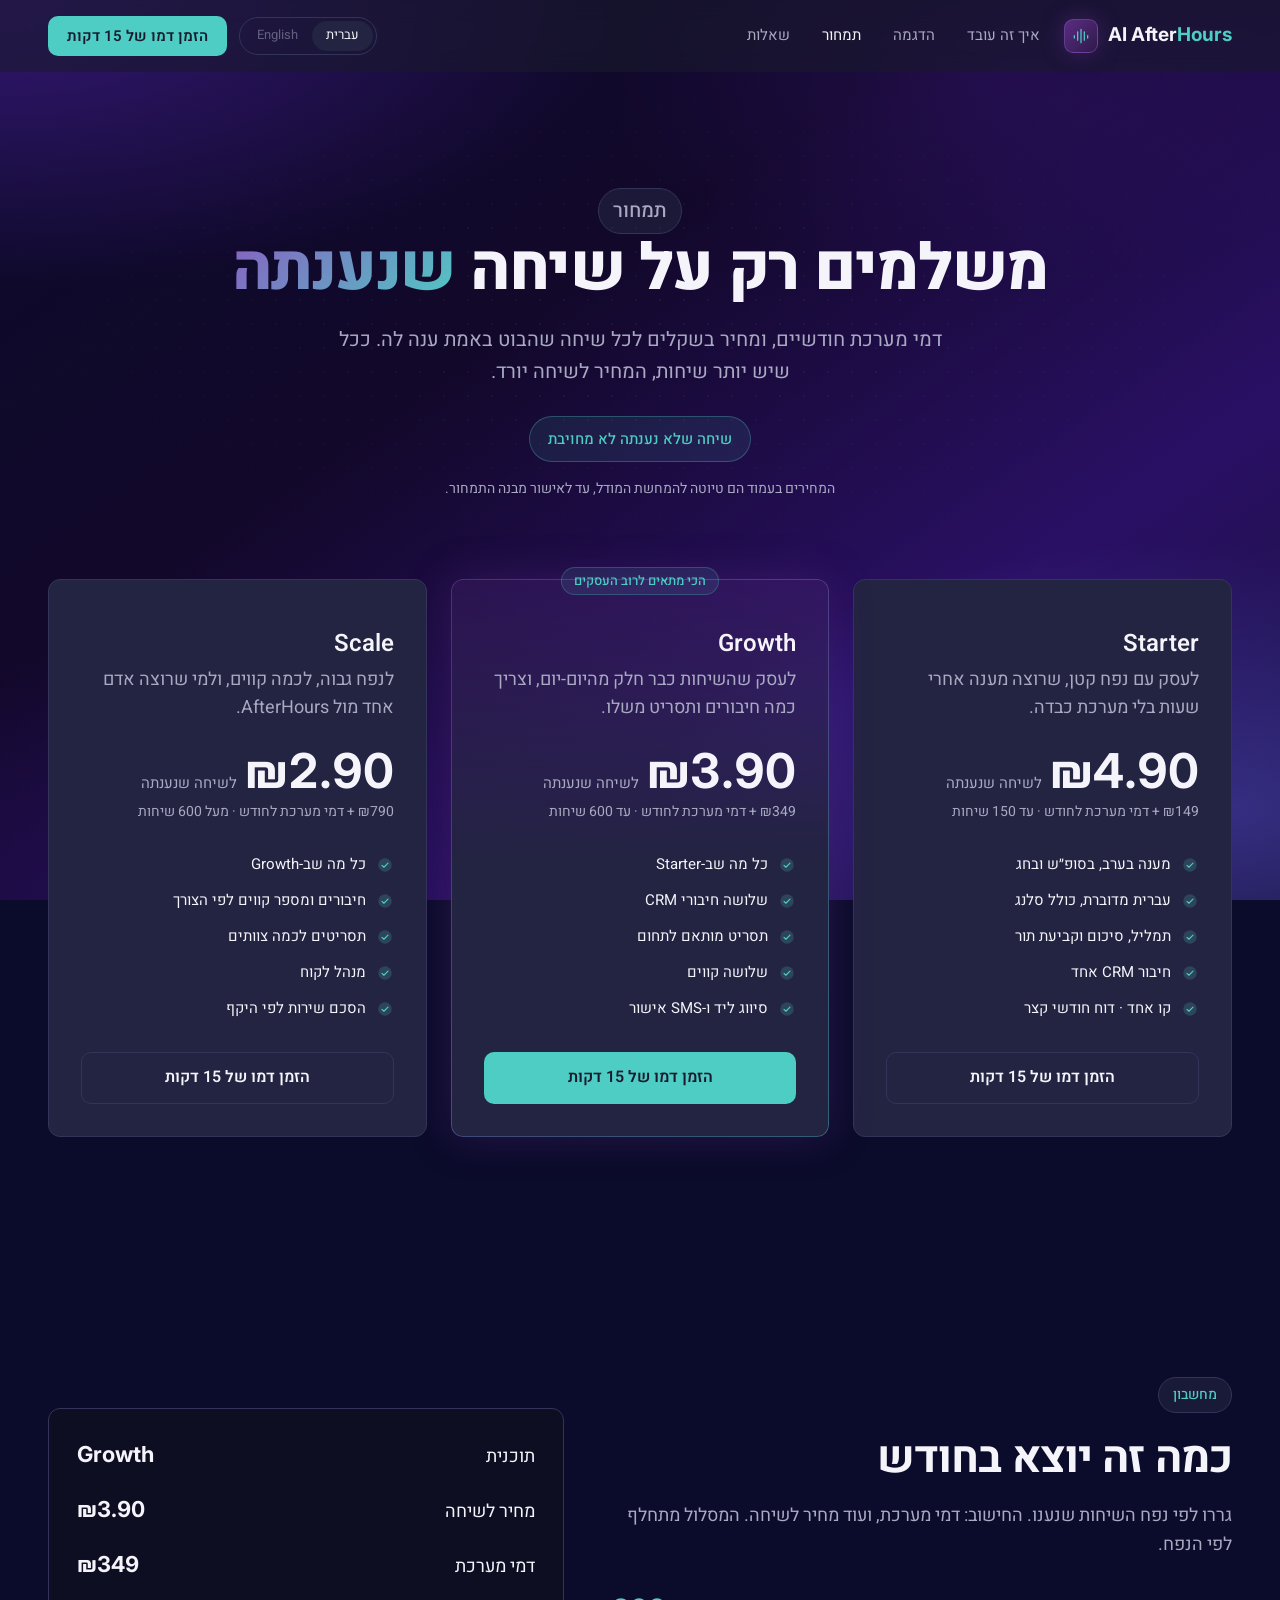
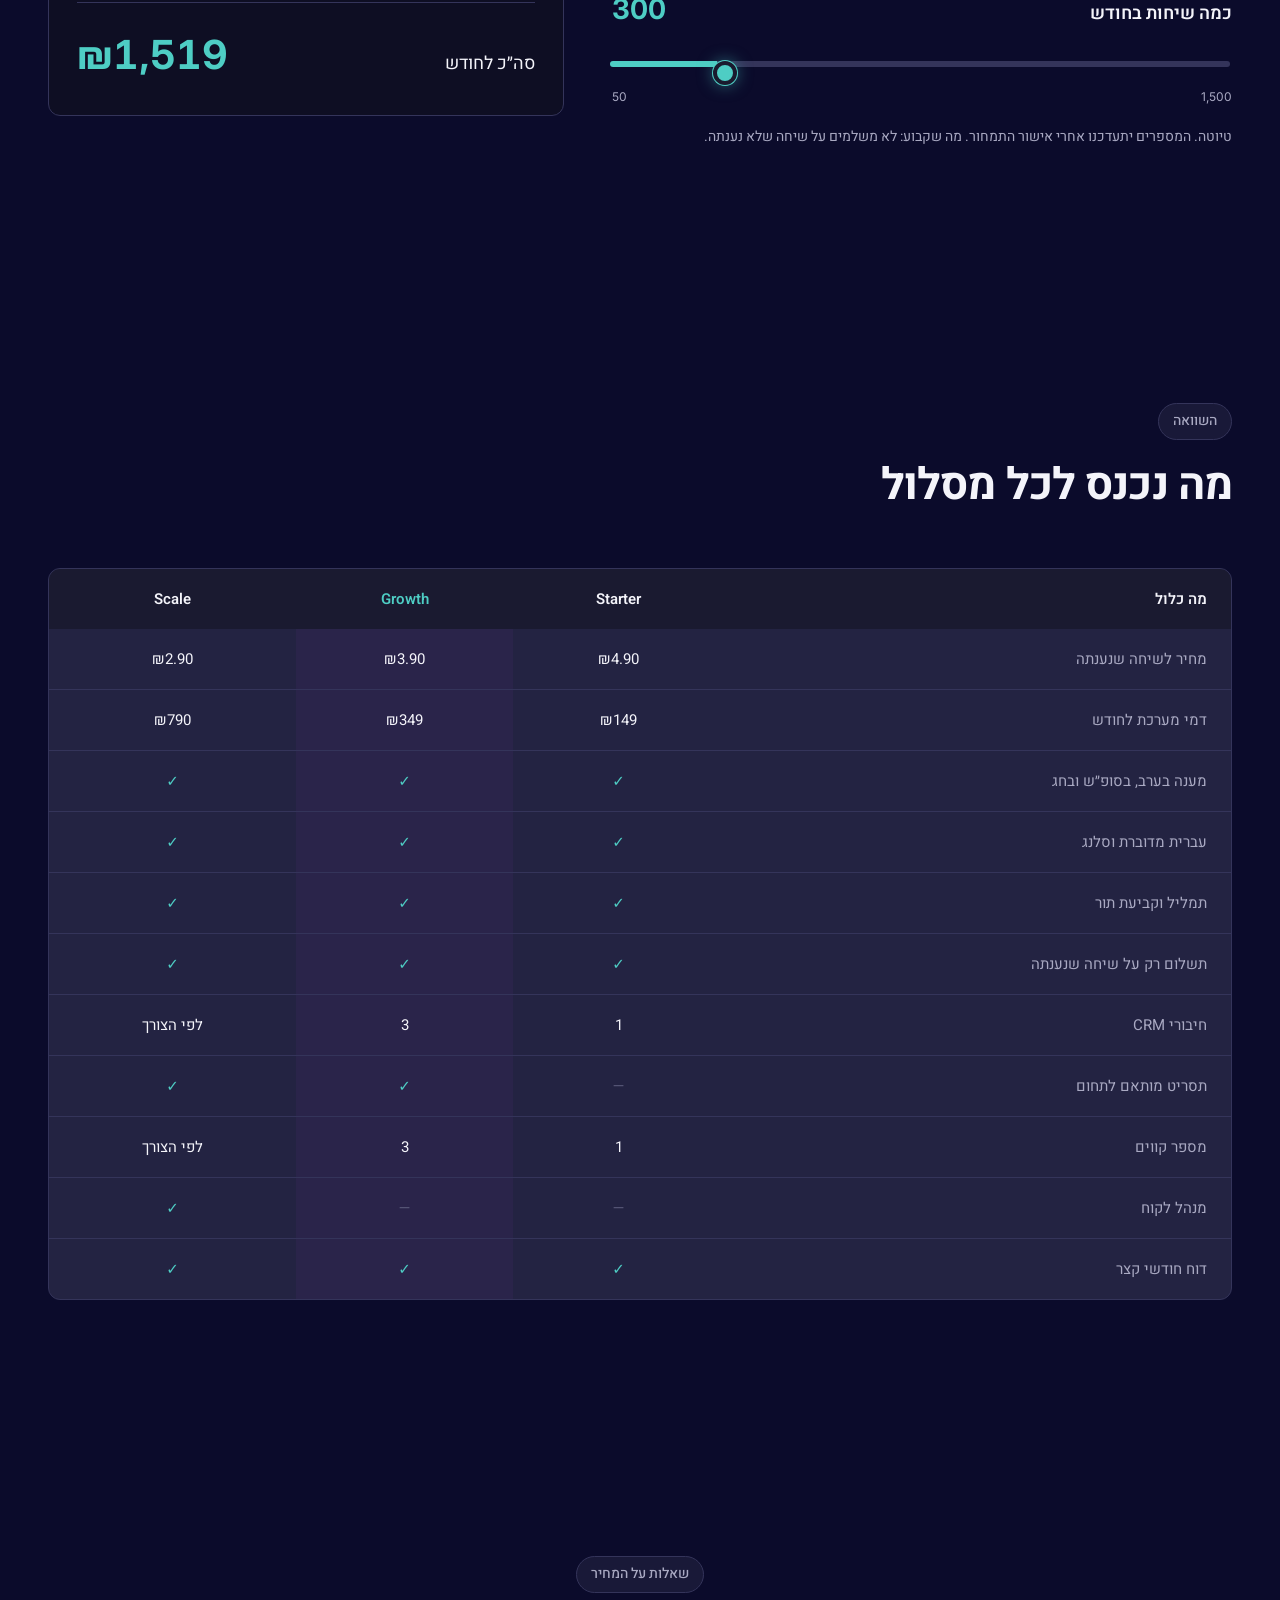
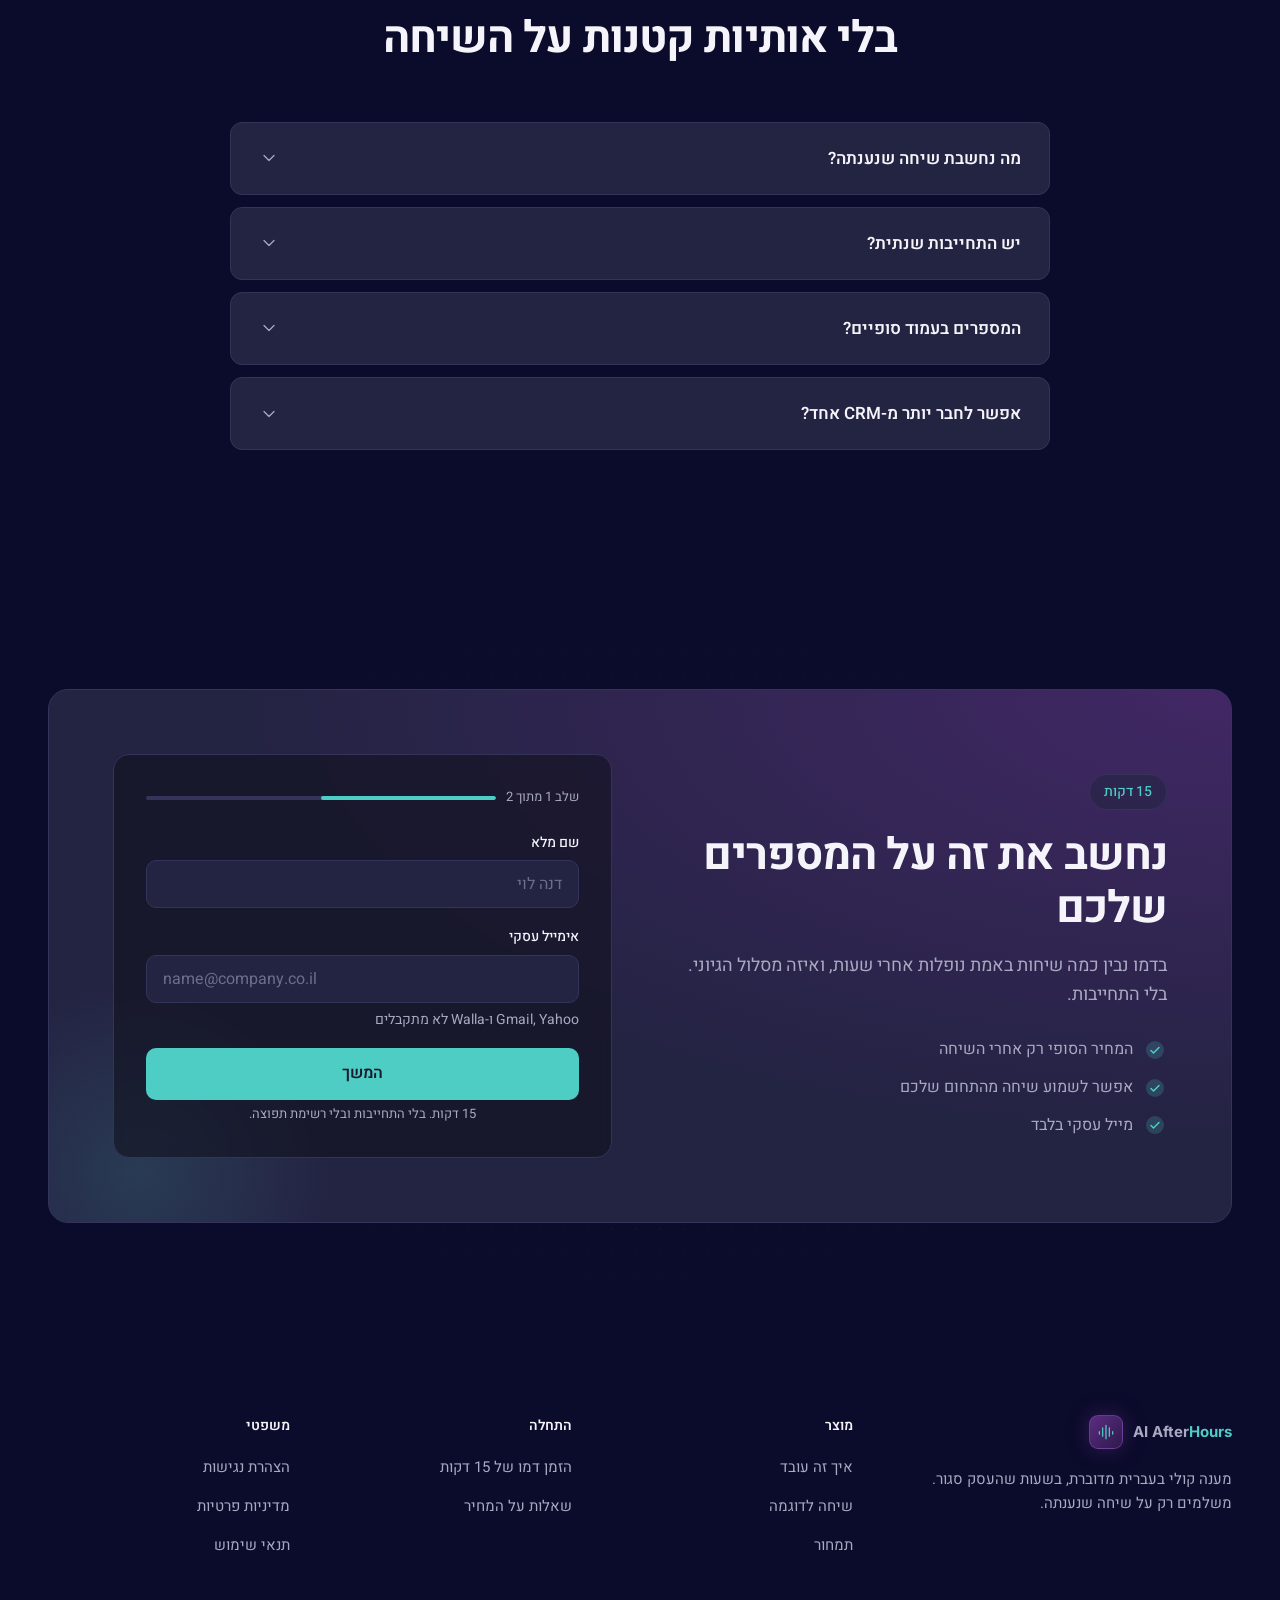
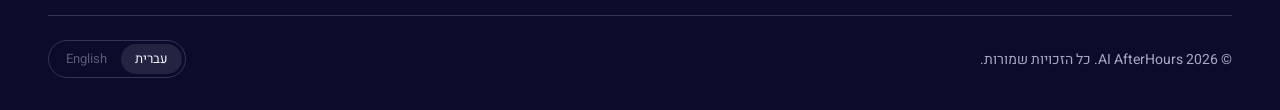
<file: pricing.html>
<!DOCTYPE html>
<html lang="he" dir="rtl">
<head>
  <meta charset="utf-8">
  <meta name="viewport" content="width=device-width, initial-scale=1">
  <meta name="theme-color" content="#1A1A2E">
  <meta name="robots" content="noindex">
  <title>תמחור — AI AfterHours</title>
  <meta name="description" content="דמי מערכת חודשיים, ותשלום בשקלים רק על שיחה שנענתה. המחיר לשיחה יורד ככל שהנפח עולה.">
  <link rel="icon" href="favicon.svg" type="image/svg+xml">
  <link rel="preconnect" href="https://fonts.googleapis.com">
  <link rel="preconnect" href="https://fonts.gstatic.com" crossorigin>
  <link href="https://fonts.googleapis.com/css2?family=Heebo:wght@400;500;600;700;800&family=Inter:wght@600;700&display=swap" rel="stylesheet">
  <link rel="stylesheet" href="styles.css">
  <script>document.documentElement.classList.add("js");</script>
  <script type="application/ld+json">
  {
    "@context": "https://schema.org",
    "@type": "FAQPage",
    "inLanguage": "he",
    "mainEntity": [
      {
        "@type": "Question",
        "name": "מה נחשבת שיחה שנענתה?",
        "acceptedAnswer": { "@type": "Answer", "text": "שיחה שהמערכת הרימה וניהלה עד סיום או עד העברה לצוות. שיחה שנותקה לפני מענה לא מחויבת." }
      },
      {
        "@type": "Question",
        "name": "יש התחייבות שנתית?",
        "acceptedAnswer": { "@type": "Answer", "text": "לא במודל שמוצג כאן. התוכנית חודשית, ואפשר לעבור בין מסלולים. התנאים הסופיים ייקבעו בהסכם." }
      },
      {
        "@type": "Question",
        "name": "המספרים בעמוד סופיים?",
        "acceptedAnswer": { "@type": "Answer", "text": "לא. הכרטיסים והמחשבון ממחישים את המודל: דמי מערכת, ומחיר לשיחה שיורד ככל שהנפח עולה. המחיר הסופי ממתין לאישור." }
      },
      {
        "@type": "Question",
        "name": "אפשר לחבר יותר מ-CRM אחד?",
        "acceptedAnswer": { "@type": "Answer", "text": "ב-Starter חיבור אחד. ב-Growth שלושה. ב-Scale לפי הצורך." }
      }
    ]
  }
  </script>
</head>
<body>
  <a class="skip-link" href="#main">דילוג לתוכן</a>
  <header class="nav">
    <div class="container">
      <a class="logo" href="index.html">
        <span class="logo-mark" aria-hidden="true"><svg viewBox="0 0 24 24"><path d="M4 14.5v-3M8 17V7M12 20V4M16 17V7M20 14.5v-3" stroke="#4ECDC4" stroke-width="1.5" stroke-linecap="round"/></svg></span>
        <span>AI After<b>Hours</b></span>
      </a>
      <nav aria-label="ראשי">
        <ul class="nav-links">
          <li><a href="index.html#how">איך זה עובד</a></li>
          <li><a href="index.html#hero">הדגמה</a></li>
          <li><a href="pricing.html" aria-current="page">תמחור</a></li>
          <li><a href="#faq">שאלות</a></li>
        </ul>
      </nav>
      <div class="nav-actions">
        <div class="lang-switch" role="group" aria-label="בחירת שפה">
          <button type="button" aria-pressed="true">עברית</button>
          <button type="button" aria-pressed="false" disabled title="גרסת English בשלב 2">English</button>
        </div>
        <a class="btn btn-primary btn-sm nav-cta" href="#demo">הזמן דמו של 15 דקות</a>
      </div>
      <button type="button" class="nav-toggle" aria-expanded="false" aria-controls="site-menu" aria-label="תפריט">
        <svg class="icon-open" viewBox="0 0 24 24" aria-hidden="true"><path d="M4 7h16M4 12h16M4 17h16" stroke="currentColor" stroke-width="1.5" stroke-linecap="round"/></svg>
        <svg class="icon-close" viewBox="0 0 24 24" aria-hidden="true"><path d="M6 6l12 12M18 6 6 18" stroke="currentColor" stroke-width="1.5" stroke-linecap="round"/></svg>
      </button>
    </div>
  </header>
  <div class="mobile-menu" id="site-menu">
    <ul>
      <li><a href="index.html#how">איך זה עובד</a></li>
      <li><a href="index.html#hero">הדגמה</a></li>
      <li><a href="pricing.html">תמחור</a></li>
      <li><a href="#faq">שאלות</a></li>
    </ul>
  </div>

  <main id="main">
    <header class="page-hero">
      <div class="dot-grid" aria-hidden="true"></div>
      <div class="hero-glow" aria-hidden="true"></div>
      <div class="container">
        <p class="eyebrow">תמחור</p>
        <h1>משלמים רק על שיחה <span class="text-grad">שנענתה</span></h1>
        <p>דמי מערכת חודשיים, ומחיר בשקלים לכל שיחה שהבוט באמת ענה לה. ככל שיש יותר שיחות, המחיר לשיחה יורד.</p>
        <p class="highlight-pill">שיחה שלא נענתה לא מחויבת</p>
        <p class="caption">המחירים בעמוד הם טיוטה להמחשת המודל, עד לאישור מבנה התמחור.</p>
      </div>
    </header>

    <section class="section flush" id="plans">
      <div class="container">
        <div class="cols-3 plans">
          <article class="card plan hoverable">
            <h2>Starter</h2>
            <p>לעסק עם נפח קטן, שרוצה מענה אחרי שעות בלי מערכת כבדה.</p>
            <div class="price"><span class="big-num">₪4.90</span><span class="per">לשיחה שנענתה</span></div>
            <p class="base"><span class="ltr">+ ₪149</span> דמי מערכת לחודש · עד 150 שיחות</p>
            <ul>
              <li><svg class="icon" viewBox="0 0 24 24" aria-hidden="true"><circle class="fill" cx="12" cy="12" r="9"/><path d="M8 12.5 10.5 15 16 9.5" fill="none" stroke="currentColor" stroke-width="1.5" stroke-linecap="round" stroke-linejoin="round"/></svg><span>מענה בערב, בסופ״ש ובחג</span></li>
              <li><svg class="icon" viewBox="0 0 24 24" aria-hidden="true"><circle class="fill" cx="12" cy="12" r="9"/><path d="M8 12.5 10.5 15 16 9.5" fill="none" stroke="currentColor" stroke-width="1.5" stroke-linecap="round" stroke-linejoin="round"/></svg><span>עברית מדוברת, כולל סלנג</span></li>
              <li><svg class="icon" viewBox="0 0 24 24" aria-hidden="true"><circle class="fill" cx="12" cy="12" r="9"/><path d="M8 12.5 10.5 15 16 9.5" fill="none" stroke="currentColor" stroke-width="1.5" stroke-linecap="round" stroke-linejoin="round"/></svg><span>תמליל, סיכום וקביעת תור</span></li>
              <li><svg class="icon" viewBox="0 0 24 24" aria-hidden="true"><circle class="fill" cx="12" cy="12" r="9"/><path d="M8 12.5 10.5 15 16 9.5" fill="none" stroke="currentColor" stroke-width="1.5" stroke-linecap="round" stroke-linejoin="round"/></svg><span>חיבור CRM אחד</span></li>
              <li><svg class="icon" viewBox="0 0 24 24" aria-hidden="true"><circle class="fill" cx="12" cy="12" r="9"/><path d="M8 12.5 10.5 15 16 9.5" fill="none" stroke="currentColor" stroke-width="1.5" stroke-linecap="round" stroke-linejoin="round"/></svg><span>קו אחד · דוח חודשי קצר</span></li>
            </ul>
            <a class="btn btn-secondary btn-block" href="#demo">הזמן דמו של 15 דקות</a>
          </article>
          <article class="card plan featured hoverable">
            <span class="tag badge-top">הכי מתאים לרוב העסקים</span>
            <h2>Growth</h2>
            <p>לעסק שהשיחות כבר חלק מהיום-יום, וצריך כמה חיבורים ותסריט משלו.</p>
            <div class="price"><span class="big-num">₪3.90</span><span class="per">לשיחה שנענתה</span></div>
            <p class="base"><span class="ltr">+ ₪349</span> דמי מערכת לחודש · עד 600 שיחות</p>
            <ul>
              <li><svg class="icon" viewBox="0 0 24 24" aria-hidden="true"><circle class="fill" cx="12" cy="12" r="9"/><path d="M8 12.5 10.5 15 16 9.5" fill="none" stroke="currentColor" stroke-width="1.5" stroke-linecap="round" stroke-linejoin="round"/></svg><span>כל מה שב-Starter</span></li>
              <li><svg class="icon" viewBox="0 0 24 24" aria-hidden="true"><circle class="fill" cx="12" cy="12" r="9"/><path d="M8 12.5 10.5 15 16 9.5" fill="none" stroke="currentColor" stroke-width="1.5" stroke-linecap="round" stroke-linejoin="round"/></svg><span>שלושה חיבורי CRM</span></li>
              <li><svg class="icon" viewBox="0 0 24 24" aria-hidden="true"><circle class="fill" cx="12" cy="12" r="9"/><path d="M8 12.5 10.5 15 16 9.5" fill="none" stroke="currentColor" stroke-width="1.5" stroke-linecap="round" stroke-linejoin="round"/></svg><span>תסריט מותאם לתחום</span></li>
              <li><svg class="icon" viewBox="0 0 24 24" aria-hidden="true"><circle class="fill" cx="12" cy="12" r="9"/><path d="M8 12.5 10.5 15 16 9.5" fill="none" stroke="currentColor" stroke-width="1.5" stroke-linecap="round" stroke-linejoin="round"/></svg><span>שלושה קווים</span></li>
              <li><svg class="icon" viewBox="0 0 24 24" aria-hidden="true"><circle class="fill" cx="12" cy="12" r="9"/><path d="M8 12.5 10.5 15 16 9.5" fill="none" stroke="currentColor" stroke-width="1.5" stroke-linecap="round" stroke-linejoin="round"/></svg><span>סיווג ליד ו-SMS אישור</span></li>
            </ul>
            <a class="btn btn-primary btn-block" href="#demo">הזמן דמו של 15 דקות</a>
          </article>
          <article class="card plan hoverable">
            <h2>Scale</h2>
            <p>לנפח גבוה, לכמה קווים, ולמי שרוצה אדם אחד מול AfterHours.</p>
            <div class="price"><span class="big-num">₪2.90</span><span class="per">לשיחה שנענתה</span></div>
            <p class="base"><span class="ltr">+ ₪790</span> דמי מערכת לחודש · מעל 600 שיחות</p>
            <ul>
              <li><svg class="icon" viewBox="0 0 24 24" aria-hidden="true"><circle class="fill" cx="12" cy="12" r="9"/><path d="M8 12.5 10.5 15 16 9.5" fill="none" stroke="currentColor" stroke-width="1.5" stroke-linecap="round" stroke-linejoin="round"/></svg><span>כל מה שב-Growth</span></li>
              <li><svg class="icon" viewBox="0 0 24 24" aria-hidden="true"><circle class="fill" cx="12" cy="12" r="9"/><path d="M8 12.5 10.5 15 16 9.5" fill="none" stroke="currentColor" stroke-width="1.5" stroke-linecap="round" stroke-linejoin="round"/></svg><span>חיבורים ומספר קווים לפי הצורך</span></li>
              <li><svg class="icon" viewBox="0 0 24 24" aria-hidden="true"><circle class="fill" cx="12" cy="12" r="9"/><path d="M8 12.5 10.5 15 16 9.5" fill="none" stroke="currentColor" stroke-width="1.5" stroke-linecap="round" stroke-linejoin="round"/></svg><span>תסריטים לכמה צוותים</span></li>
              <li><svg class="icon" viewBox="0 0 24 24" aria-hidden="true"><circle class="fill" cx="12" cy="12" r="9"/><path d="M8 12.5 10.5 15 16 9.5" fill="none" stroke="currentColor" stroke-width="1.5" stroke-linecap="round" stroke-linejoin="round"/></svg><span>מנהל לקוח</span></li>
              <li><svg class="icon" viewBox="0 0 24 24" aria-hidden="true"><circle class="fill" cx="12" cy="12" r="9"/><path d="M8 12.5 10.5 15 16 9.5" fill="none" stroke="currentColor" stroke-width="1.5" stroke-linecap="round" stroke-linejoin="round"/></svg><span>הסכם שירות לפי היקף</span></li>
            </ul>
            <a class="btn btn-secondary btn-block" href="#demo">הזמן דמו של 15 דקות</a>
          </article>
        </div>
      </div>
    </section>

    <section class="section reveal" id="calculator">
      <div class="container">
        <div class="calc" data-calc>
          <div>
            <p class="eyebrow">מחשבון</p>
            <h2>כמה זה יוצא בחודש</h2>
            <p class="muted lead">גררו לפי נפח השיחות שנענו. החישוב: דמי מערכת, ועוד מחיר לשיחה. המסלול מתחלף לפי הנפח.</p>
            <div class="calc-head">
              <label for="calls">כמה שיחות בחודש</label>
              <output for="calls">300</output>
            </div>
            <input class="range" id="calls" type="range" min="50" max="1500" step="10" value="300" aria-describedby="calc-note">
            <div class="range-scale"><span>50</span><span>1,500</span></div>
            <p class="caption note-gap" id="calc-note">טיוטה. המספרים יתעדכנו אחרי אישור התמחור. מה שקבוע: לא משלמים על שיחה שלא נענתה.</p>
          </div>
          <div class="calc-result" aria-live="polite">
            <div class="calc-row"><span>תוכנית</span><span class="val" data-plan>Growth</span></div>
            <div class="calc-row"><span>מחיר לשיחה</span><span class="val" data-per>₪3.90</span></div>
            <div class="calc-row"><span>דמי מערכת</span><span class="val" data-base>₪349</span></div>
            <div class="calc-row total"><span>סה״כ לחודש</span><span class="val" data-total>₪1,519</span></div>
          </div>
        </div>
      </div>
    </section>

    <section class="section reveal" id="compare">
      <div class="container">
        <div class="section-head">
          <p class="eyebrow">השוואה</p>
          <h2>מה נכנס לכל מסלול</h2>
        </div>
        <p class="caption scroll-hint">אפשר לגלול את הטבלה לצדדים</p>
        <div class="compare-wrap" tabindex="0" aria-label="טבלת השוואת מסלולים">
          <table class="compare">
            <thead>
              <tr>
                <th scope="col">מה כלול</th>
                <th scope="col">Starter</th>
                <th scope="col" class="hl">Growth</th>
                <th scope="col">Scale</th>
              </tr>
            </thead>
            <tbody>
              <tr>
                <th scope="row">מחיר לשיחה שנענתה</th>
                <td><span class="ltr">₪4.90</span></td>
                <td class="hl"><span class="ltr">₪3.90</span></td>
                <td><span class="ltr">₪2.90</span></td>
              </tr>
              <tr>
                <th scope="row">דמי מערכת לחודש</th>
                <td><span class="ltr">₪149</span></td>
                <td class="hl"><span class="ltr">₪349</span></td>
                <td><span class="ltr">₪790</span></td>
              </tr>
              <tr>
                <th scope="row">מענה בערב, בסופ״ש ובחג</th>
                <td><span class="yes" aria-hidden="true">✓</span><span class="sr-only">כלול</span></td>
                <td class="hl"><span class="yes" aria-hidden="true">✓</span><span class="sr-only">כלול</span></td>
                <td><span class="yes" aria-hidden="true">✓</span><span class="sr-only">כלול</span></td>
              </tr>
              <tr>
                <th scope="row">עברית מדוברת וסלנג</th>
                <td><span class="yes" aria-hidden="true">✓</span><span class="sr-only">כלול</span></td>
                <td class="hl"><span class="yes" aria-hidden="true">✓</span><span class="sr-only">כלול</span></td>
                <td><span class="yes" aria-hidden="true">✓</span><span class="sr-only">כלול</span></td>
              </tr>
              <tr>
                <th scope="row">תמליל וקביעת תור</th>
                <td><span class="yes" aria-hidden="true">✓</span><span class="sr-only">כלול</span></td>
                <td class="hl"><span class="yes" aria-hidden="true">✓</span><span class="sr-only">כלול</span></td>
                <td><span class="yes" aria-hidden="true">✓</span><span class="sr-only">כלול</span></td>
              </tr>
              <tr>
                <th scope="row">תשלום רק על שיחה שנענתה</th>
                <td><span class="yes" aria-hidden="true">✓</span><span class="sr-only">כלול</span></td>
                <td class="hl"><span class="yes" aria-hidden="true">✓</span><span class="sr-only">כלול</span></td>
                <td><span class="yes" aria-hidden="true">✓</span><span class="sr-only">כלול</span></td>
              </tr>
              <tr>
                <th scope="row">חיבורי CRM</th>
                <td>1</td>
                <td class="hl">3</td>
                <td>לפי הצורך</td>
              </tr>
              <tr>
                <th scope="row">תסריט מותאם לתחום</th>
                <td><span class="no" aria-hidden="true">—</span><span class="sr-only">לא כלול</span></td>
                <td class="hl"><span class="yes" aria-hidden="true">✓</span><span class="sr-only">כלול</span></td>
                <td><span class="yes" aria-hidden="true">✓</span><span class="sr-only">כלול</span></td>
              </tr>
              <tr>
                <th scope="row">מספר קווים</th>
                <td>1</td>
                <td class="hl">3</td>
                <td>לפי הצורך</td>
              </tr>
              <tr>
                <th scope="row">מנהל לקוח</th>
                <td><span class="no" aria-hidden="true">—</span><span class="sr-only">לא כלול</span></td>
                <td class="hl"><span class="no" aria-hidden="true">—</span><span class="sr-only">לא כלול</span></td>
                <td><span class="yes" aria-hidden="true">✓</span><span class="sr-only">כלול</span></td>
              </tr>
              <tr>
                <th scope="row">דוח חודשי קצר</th>
                <td><span class="yes" aria-hidden="true">✓</span><span class="sr-only">כלול</span></td>
                <td class="hl"><span class="yes" aria-hidden="true">✓</span><span class="sr-only">כלול</span></td>
                <td><span class="yes" aria-hidden="true">✓</span><span class="sr-only">כלול</span></td>
              </tr>
            </tbody>
          </table>
        </div>
      </div>
    </section>

    <section class="section reveal" id="faq">
      <div class="container">
        <div class="section-head center">
          <p class="eyebrow">שאלות על המחיר</p>
          <h2>בלי אותיות קטנות על השיחה</h2>
        </div>
        <div class="faq">
          <details>
            <summary>מה נחשבת שיחה שנענתה? <svg class="chev" viewBox="0 0 24 24" aria-hidden="true"><path d="m6 9 6 6 6-6" fill="none" stroke="currentColor" stroke-width="1.5" stroke-linecap="round" stroke-linejoin="round"/></svg></summary>
            <div class="answer">שיחה שהמערכת הרימה וניהלה עד סיום או עד העברה לצוות. שיחה שנותקה לפני מענה לא מחויבת.</div>
          </details>
          <details>
            <summary>יש התחייבות שנתית? <svg class="chev" viewBox="0 0 24 24" aria-hidden="true"><path d="m6 9 6 6 6-6" fill="none" stroke="currentColor" stroke-width="1.5" stroke-linecap="round" stroke-linejoin="round"/></svg></summary>
            <div class="answer">לא במודל שמוצג כאן. התוכנית חודשית, ואפשר לעבור בין מסלולים. התנאים הסופיים ייקבעו בהסכם.</div>
          </details>
          <details>
            <summary>המספרים בעמוד סופיים? <svg class="chev" viewBox="0 0 24 24" aria-hidden="true"><path d="m6 9 6 6 6-6" fill="none" stroke="currentColor" stroke-width="1.5" stroke-linecap="round" stroke-linejoin="round"/></svg></summary>
            <div class="answer">לא. הכרטיסים והמחשבון ממחישים את המודל: דמי מערכת, ומחיר לשיחה שיורד ככל שהנפח עולה. המחיר הסופי ממתין לאישור.</div>
          </details>
          <details>
            <summary>אפשר לחבר יותר מ-CRM אחד? <svg class="chev" viewBox="0 0 24 24" aria-hidden="true"><path d="m6 9 6 6 6-6" fill="none" stroke="currentColor" stroke-width="1.5" stroke-linecap="round" stroke-linejoin="round"/></svg></summary>
            <div class="answer">ב-Starter חיבור אחד. ב-Growth שלושה. ב-Scale לפי הצורך.</div>
          </details>
        </div>
      </div>
    </section>

    <section class="section closing" id="demo">
      <div class="dot-grid" aria-hidden="true"></div>
      <div class="container">
        <div class="closing-box">
          <div>
            <p class="eyebrow">15 דקות</p>
            <h2>נחשב את זה על המספרים שלכם</h2>
            <p class="muted">בדמו נבין כמה שיחות באמת נופלות אחרי שעות, ואיזה מסלול הגיוני. בלי התחייבות.</p>
            <ul class="closing-list">
              <li><svg class="icon" viewBox="0 0 24 24" aria-hidden="true"><circle class="fill" cx="12" cy="12" r="9"/><path d="M8 12.5 10.5 15 16 9.5" fill="none" stroke="currentColor" stroke-width="1.5" stroke-linecap="round" stroke-linejoin="round"/></svg>המחיר הסופי רק אחרי השיחה</li>
              <li><svg class="icon" viewBox="0 0 24 24" aria-hidden="true"><circle class="fill" cx="12" cy="12" r="9"/><path d="M8 12.5 10.5 15 16 9.5" fill="none" stroke="currentColor" stroke-width="1.5" stroke-linecap="round" stroke-linejoin="round"/></svg>אפשר לשמוע שיחה מהתחום שלכם</li>
              <li><svg class="icon" viewBox="0 0 24 24" aria-hidden="true"><circle class="fill" cx="12" cy="12" r="9"/><path d="M8 12.5 10.5 15 16 9.5" fill="none" stroke="currentColor" stroke-width="1.5" stroke-linecap="round" stroke-linejoin="round"/></svg>מייל עסקי בלבד</li>
            </ul>
          </div>
          <form class="form-card" data-demo-form novalidate>
            <div class="form-progress">
              <span data-step-label aria-live="polite">שלב 1 מתוך 2</span>
              <span class="bar" aria-hidden="true"><i></i></span>
            </div>
            <div class="form-step">
              <div class="field">
                <label for="name">שם מלא</label>
                <input id="name" name="name" required autocomplete="name" placeholder="דנה לוי" aria-describedby="name-error">
                <span class="error" id="name-error" role="alert"></span>
              </div>
              <div class="field">
                <label for="email">אימייל עסקי</label>
                <input id="email" name="email" type="email" required dir="ltr" autocomplete="email" placeholder="name@company.co.il" aria-describedby="email-hint email-error">
                <span class="caption" id="email-hint">Gmail, Yahoo ו-Walla לא מתקבלים</span>
                <span class="error" id="email-error" role="alert"></span>
              </div>
              <button type="button" class="btn btn-primary btn-block" data-next>המשך</button>
            </div>
            <div class="form-step" hidden>
              <div class="field">
                <label for="phone">טלפון</label>
                <input id="phone" name="phone" type="tel" required dir="ltr" inputmode="tel" autocomplete="tel" placeholder="050-0000000" aria-describedby="phone-error">
                <span class="error" id="phone-error" role="alert"></span>
              </div>
              <div class="field">
                <label for="company">שם העסק</label>
                <input id="company" name="company" required autocomplete="organization" aria-describedby="company-error">
                <span class="error" id="company-error" role="alert"></span>
              </div>
              <div class="field-row">
                <div class="field">
                  <label for="industry">תחום</label>
                  <select id="industry" name="industry" required aria-describedby="industry-error">
                    <option value="" selected disabled>בחרו תחום</option>
                    <option>מוסך ורכב</option>
                    <option>מרפאה וקליניקה</option>
                    <option>נדל״ן</option>
                    <option>שירות ושטח</option>
                    <option>אחר</option>
                  </select>
                  <span class="error" id="industry-error" role="alert"></span>
                </div>
                <div class="field">
                  <label for="volume">שיחות בחודש</label>
                  <select id="volume" name="volume" required aria-describedby="volume-error">
                    <option value="" selected disabled>בחרו טווח</option>
                    <option>עד 150</option>
                    <option>150 עד 600</option>
                    <option>מעל 600</option>
                    <option>עוד לא יודעים</option>
                  </select>
                  <span class="error" id="volume-error" role="alert"></span>
                </div>
              </div>
              <div class="form-actions">
                <button type="button" class="btn btn-secondary" data-back>חזרה</button>
                <button type="submit" class="btn btn-primary">הזמן דמו של 15 דקות</button>
              </div>
            </div>
            <p class="form-note">15 דקות. בלי התחייבות ובלי רשימת תפוצה.</p>
          </form>
        </div>
      </div>
    </section>
  </main>

  <footer class="footer">
    <div class="container">
      <div class="footer-grid">
        <div class="footer-about">
          <a class="logo" href="index.html">
            <span class="logo-mark" aria-hidden="true"><svg viewBox="0 0 24 24"><path d="M4 14.5v-3M8 17V7M12 20V4M16 17V7M20 14.5v-3" stroke="#4ECDC4" stroke-width="1.5" stroke-linecap="round"/></svg></span>
            <span>AI After<b>Hours</b></span>
          </a>
          <p>מענה קולי בעברית מדוברת, בשעות שהעסק סגור. משלמים רק על שיחה שנענתה.</p>
        </div>
        <div>
          <p class="foot-title">מוצר</p>
          <ul>
            <li><a href="index.html#how">איך זה עובד</a></li>
            <li><a href="index.html#hero">שיחה לדוגמה</a></li>
            <li><a href="pricing.html" aria-current="page">תמחור</a></li>
          </ul>
        </div>
        <div>
          <p class="foot-title">התחלה</p>
          <ul>
            <li><a href="#demo">הזמן דמו של 15 דקות</a></li>
            <li><a href="#faq">שאלות על המחיר</a></li>
          </ul>
        </div>
        <div>
          <p class="foot-title">משפטי</p>
          <ul>
            <li><a href="accessibility.html">הצהרת נגישות</a></li>
            <li><a href="privacy.html">מדיניות פרטיות</a></li>
            <li><a href="terms.html">תנאי שימוש</a></li>
          </ul>
        </div>
      </div>
      <div class="footer-bottom">
        <p class="caption">© <span data-year>2026</span> AI AfterHours. כל הזכויות שמורות.</p>
        <div class="lang-switch" role="group" aria-label="בחירת שפה">
          <button type="button" aria-pressed="true">עברית</button>
          <button type="button" aria-pressed="false" disabled title="גרסת English בשלב 2">English</button>
        </div>
      </div>
    </div>
  </footer>
  <div class="mobile-cta">
    <a class="btn btn-primary btn-block" href="#demo">הזמן דמו של 15 דקות</a>
  </div>
  <script src="main.js"></script>
</body>
</html>
</file>
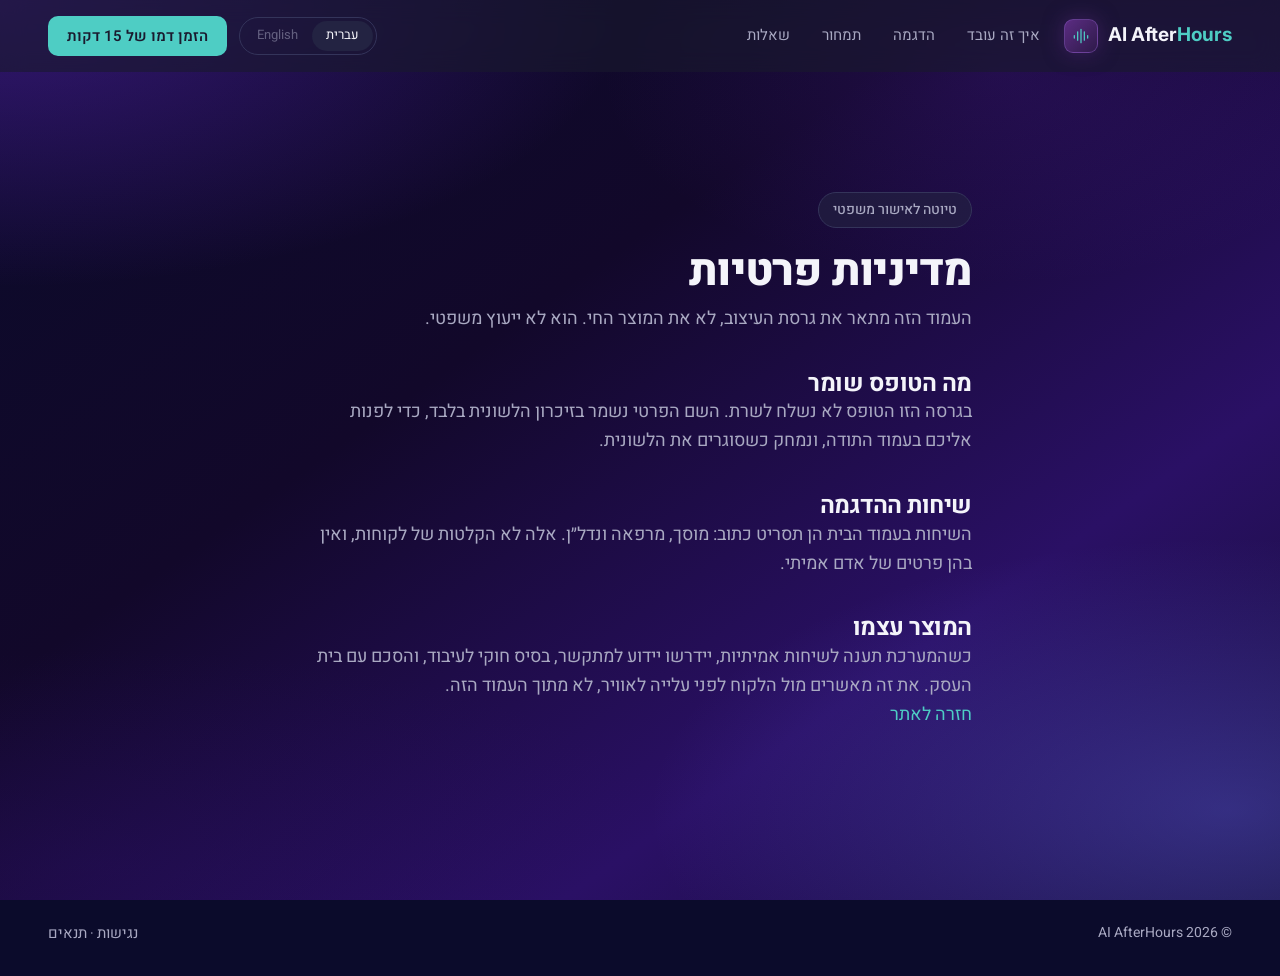
<file: privacy.html>
<!DOCTYPE html>
<html lang="he" dir="rtl">
<head>
  <meta charset="utf-8">
  <meta name="viewport" content="width=device-width, initial-scale=1">
  <meta name="theme-color" content="#1A1A2E">
  <meta name="robots" content="noindex">
  <title>מדיניות פרטיות — AI AfterHours</title>
  <link rel="icon" href="favicon.svg" type="image/svg+xml">
  <link rel="preconnect" href="https://fonts.googleapis.com">
  <link rel="preconnect" href="https://fonts.gstatic.com" crossorigin>
  <link href="https://fonts.googleapis.com/css2?family=Heebo:wght@400;500;600;700;800&family=Inter:wght@600;700&display=swap" rel="stylesheet">
  <link rel="stylesheet" href="styles.css">
  <script>document.documentElement.classList.add("js");</script>
</head>
<body>
  <a class="skip-link" href="#main">דילוג לתוכן</a>
  <header class="nav">
    <div class="container">
      <a class="logo" href="index.html">
        <span class="logo-mark" aria-hidden="true"><svg viewBox="0 0 24 24"><path d="M4 14.5v-3M8 17V7M12 20V4M16 17V7M20 14.5v-3" stroke="#4ECDC4" stroke-width="1.5" stroke-linecap="round"/></svg></span>
        <span>AI After<b>Hours</b></span>
      </a>
      <nav aria-label="ראשי">
        <ul class="nav-links">
          <li><a href="index.html#how">איך זה עובד</a></li>
          <li><a href="index.html#hero">הדגמה</a></li>
          <li><a href="pricing.html">תמחור</a></li>
          <li><a href="index.html#faq">שאלות</a></li>
        </ul>
      </nav>
      <div class="nav-actions">
        <div class="lang-switch" role="group" aria-label="בחירת שפה">
          <button type="button" aria-pressed="true">עברית</button>
          <button type="button" aria-pressed="false" disabled title="גרסת English בשלב 2">English</button>
        </div>
        <a class="btn btn-primary btn-sm nav-cta" href="index.html#demo">הזמן דמו של 15 דקות</a>
      </div>
      <button type="button" class="nav-toggle" aria-expanded="false" aria-controls="site-menu" aria-label="תפריט">
        <svg class="icon-open" viewBox="0 0 24 24" aria-hidden="true"><path d="M4 7h16M4 12h16M4 17h16" stroke="currentColor" stroke-width="1.5" stroke-linecap="round"/></svg>
        <svg class="icon-close" viewBox="0 0 24 24" aria-hidden="true"><path d="M6 6l12 12M18 6 6 18" stroke="currentColor" stroke-width="1.5" stroke-linecap="round"/></svg>
      </button>
    </div>
  </header>
  <div class="mobile-menu" id="site-menu">
    <ul>
      <li><a href="index.html#how">איך זה עובד</a></li>
      <li><a href="index.html#hero">הדגמה</a></li>
      <li><a href="pricing.html">תמחור</a></li>
      <li><a href="index.html#faq">שאלות</a></li>
    </ul>
  </div>
  <main id="main">
    <section class="section">
      <div class="container prose">
        <p class="eyebrow">טיוטה לאישור משפטי</p>
        <h1>מדיניות פרטיות</h1>
        <p>העמוד הזה מתאר את גרסת העיצוב, לא את המוצר החי. הוא לא ייעוץ משפטי.</p>
        <h2>מה הטופס שומר</h2>
        <p>בגרסה הזו הטופס לא נשלח לשרת. השם הפרטי נשמר בזיכרון הלשונית בלבד, כדי לפנות אליכם בעמוד התודה, ונמחק כשסוגרים את הלשונית.</p>
        <h2>שיחות ההדגמה</h2>
        <p>השיחות בעמוד הבית הן תסריט כתוב: מוסך, מרפאה ונדל״ן. אלה לא הקלטות של לקוחות, ואין בהן פרטים של אדם אמיתי.</p>
        <h2>המוצר עצמו</h2>
        <p>כשהמערכת תענה לשיחות אמיתיות, יידרשו יידוע למתקשר, בסיס חוקי לעיבוד, והסכם עם בית העסק. את זה מאשרים מול הלקוח לפני עלייה לאוויר, לא מתוך העמוד הזה.</p>
        <p><a href="index.html">חזרה לאתר</a></p>
      </div>
    </section>
  </main>
  <footer class="footer">
    <div class="container">
      <div class="footer-bottom plain">
        <p class="caption">© <span data-year>2026</span> AI AfterHours</p>
        <p class="caption"><a href="accessibility.html">נגישות</a> · <a href="terms.html">תנאים</a></p>
      </div>
    </div>
  </footer>
  <script src="main.js"></script>
</body>
</html>
</file>
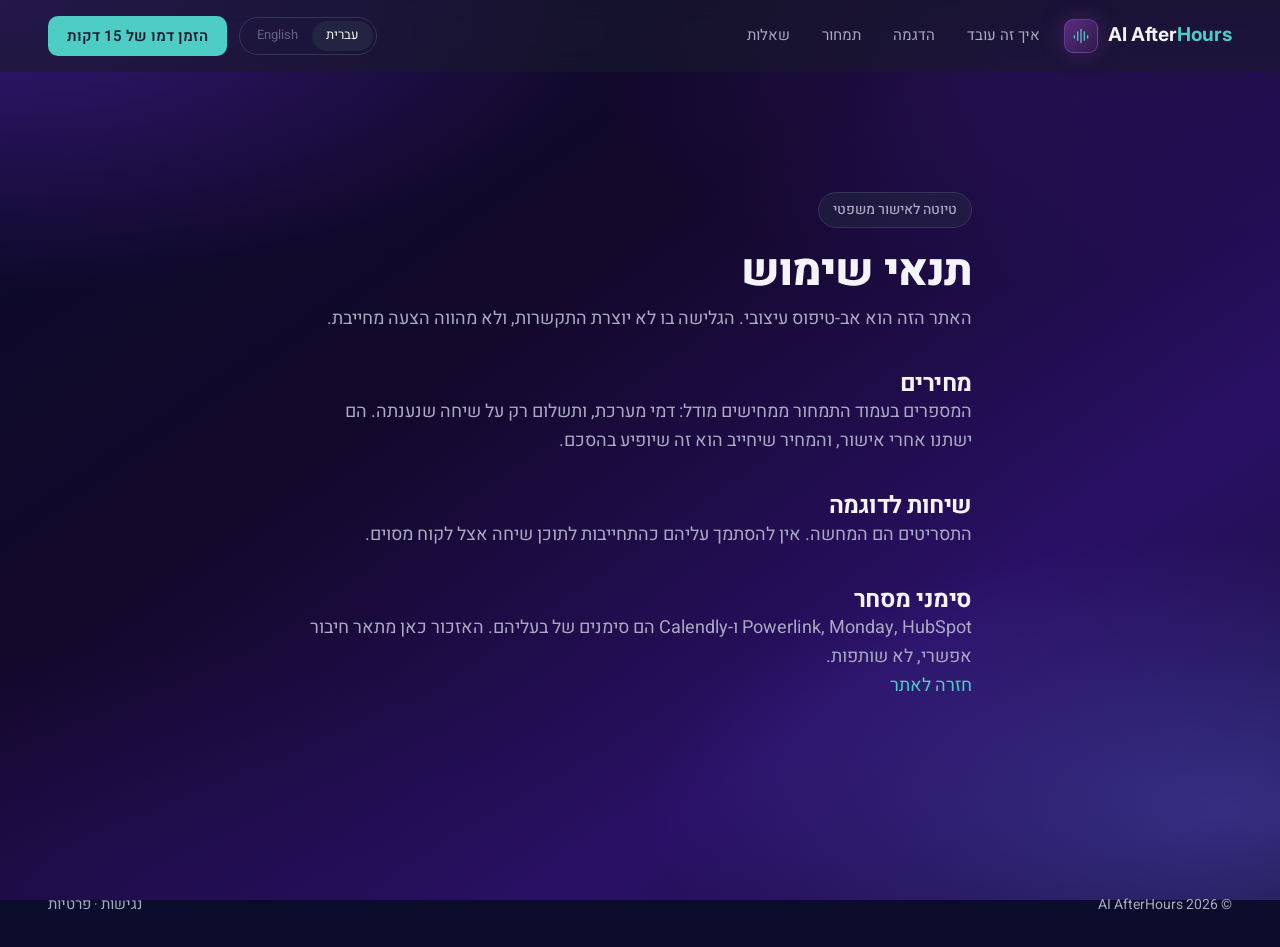
<file: terms.html>
<!DOCTYPE html>
<html lang="he" dir="rtl">
<head>
  <meta charset="utf-8">
  <meta name="viewport" content="width=device-width, initial-scale=1">
  <meta name="theme-color" content="#1A1A2E">
  <meta name="robots" content="noindex">
  <title>תנאי שימוש — AI AfterHours</title>
  <link rel="icon" href="favicon.svg" type="image/svg+xml">
  <link rel="preconnect" href="https://fonts.googleapis.com">
  <link rel="preconnect" href="https://fonts.gstatic.com" crossorigin>
  <link href="https://fonts.googleapis.com/css2?family=Heebo:wght@400;500;600;700;800&family=Inter:wght@600;700&display=swap" rel="stylesheet">
  <link rel="stylesheet" href="styles.css">
  <script>document.documentElement.classList.add("js");</script>
</head>
<body>
  <a class="skip-link" href="#main">דילוג לתוכן</a>
  <header class="nav">
    <div class="container">
      <a class="logo" href="index.html">
        <span class="logo-mark" aria-hidden="true"><svg viewBox="0 0 24 24"><path d="M4 14.5v-3M8 17V7M12 20V4M16 17V7M20 14.5v-3" stroke="#4ECDC4" stroke-width="1.5" stroke-linecap="round"/></svg></span>
        <span>AI After<b>Hours</b></span>
      </a>
      <nav aria-label="ראשי">
        <ul class="nav-links">
          <li><a href="index.html#how">איך זה עובד</a></li>
          <li><a href="index.html#hero">הדגמה</a></li>
          <li><a href="pricing.html">תמחור</a></li>
          <li><a href="index.html#faq">שאלות</a></li>
        </ul>
      </nav>
      <div class="nav-actions">
        <div class="lang-switch" role="group" aria-label="בחירת שפה">
          <button type="button" aria-pressed="true">עברית</button>
          <button type="button" aria-pressed="false" disabled title="גרסת English בשלב 2">English</button>
        </div>
        <a class="btn btn-primary btn-sm nav-cta" href="index.html#demo">הזמן דמו של 15 דקות</a>
      </div>
      <button type="button" class="nav-toggle" aria-expanded="false" aria-controls="site-menu" aria-label="תפריט">
        <svg class="icon-open" viewBox="0 0 24 24" aria-hidden="true"><path d="M4 7h16M4 12h16M4 17h16" stroke="currentColor" stroke-width="1.5" stroke-linecap="round"/></svg>
        <svg class="icon-close" viewBox="0 0 24 24" aria-hidden="true"><path d="M6 6l12 12M18 6 6 18" stroke="currentColor" stroke-width="1.5" stroke-linecap="round"/></svg>
      </button>
    </div>
  </header>
  <div class="mobile-menu" id="site-menu">
    <ul>
      <li><a href="index.html#how">איך זה עובד</a></li>
      <li><a href="index.html#hero">הדגמה</a></li>
      <li><a href="pricing.html">תמחור</a></li>
      <li><a href="index.html#faq">שאלות</a></li>
    </ul>
  </div>
  <main id="main">
    <section class="section">
      <div class="container prose">
        <p class="eyebrow">טיוטה לאישור משפטי</p>
        <h1>תנאי שימוש</h1>
        <p>האתר הזה הוא אב-טיפוס עיצובי. הגלישה בו לא יוצרת התקשרות, ולא מהווה הצעה מחייבת.</p>
        <h2>מחירים</h2>
        <p>המספרים בעמוד התמחור ממחישים מודל: דמי מערכת, ותשלום רק על שיחה שנענתה. הם ישתנו אחרי אישור, והמחיר שיחייב הוא זה שיופיע בהסכם.</p>
        <h2>שיחות לדוגמה</h2>
        <p>התסריטים הם המחשה. אין להסתמך עליהם כהתחייבות לתוכן שיחה אצל לקוח מסוים.</p>
        <h2>סימני מסחר</h2>
        <p>Powerlink, Monday, HubSpot ו-Calendly הם סימנים של בעליהם. האזכור כאן מתאר חיבור אפשרי, לא שותפות.</p>
        <p><a href="index.html">חזרה לאתר</a></p>
      </div>
    </section>
  </main>
  <footer class="footer">
    <div class="container">
      <div class="footer-bottom plain">
        <p class="caption">© <span data-year>2026</span> AI AfterHours</p>
        <p class="caption"><a href="accessibility.html">נגישות</a> · <a href="privacy.html">פרטיות</a></p>
      </div>
    </div>
  </footer>
  <script src="main.js"></script>
</body>
</html>
</file>
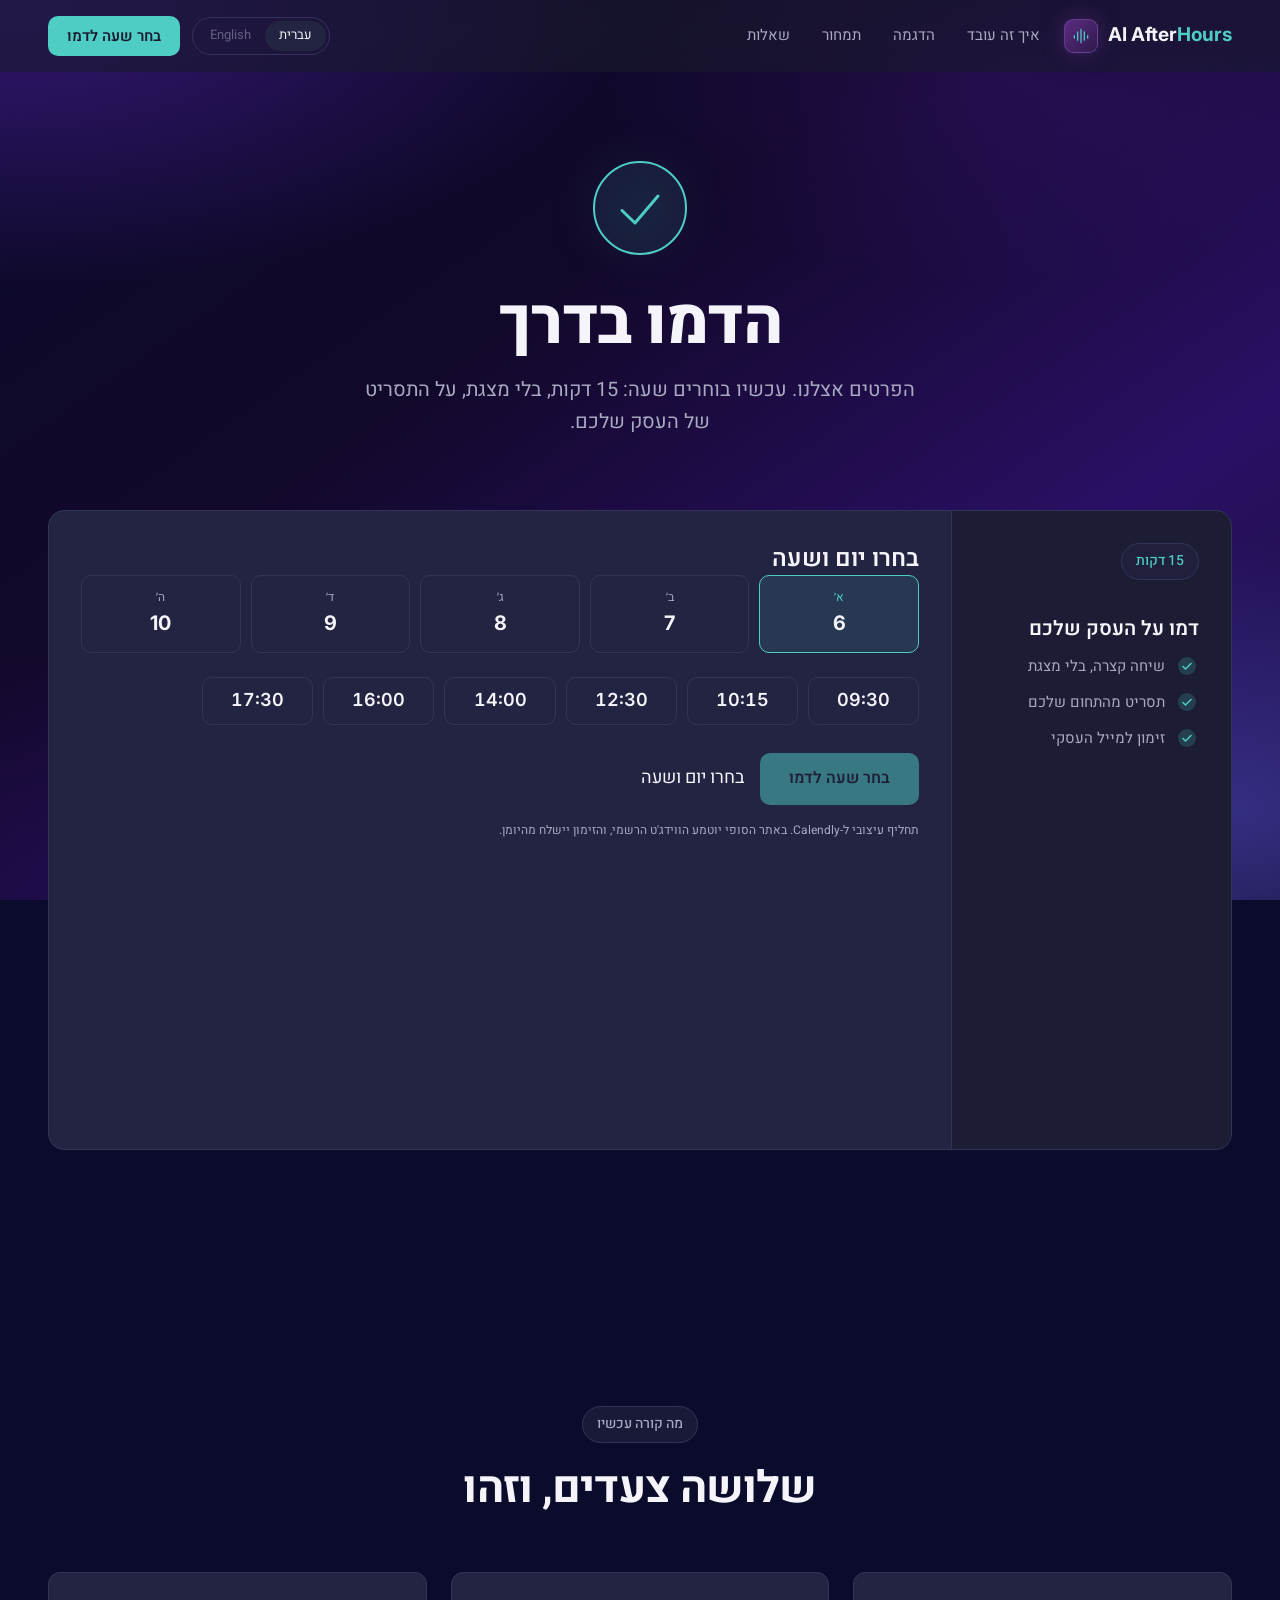
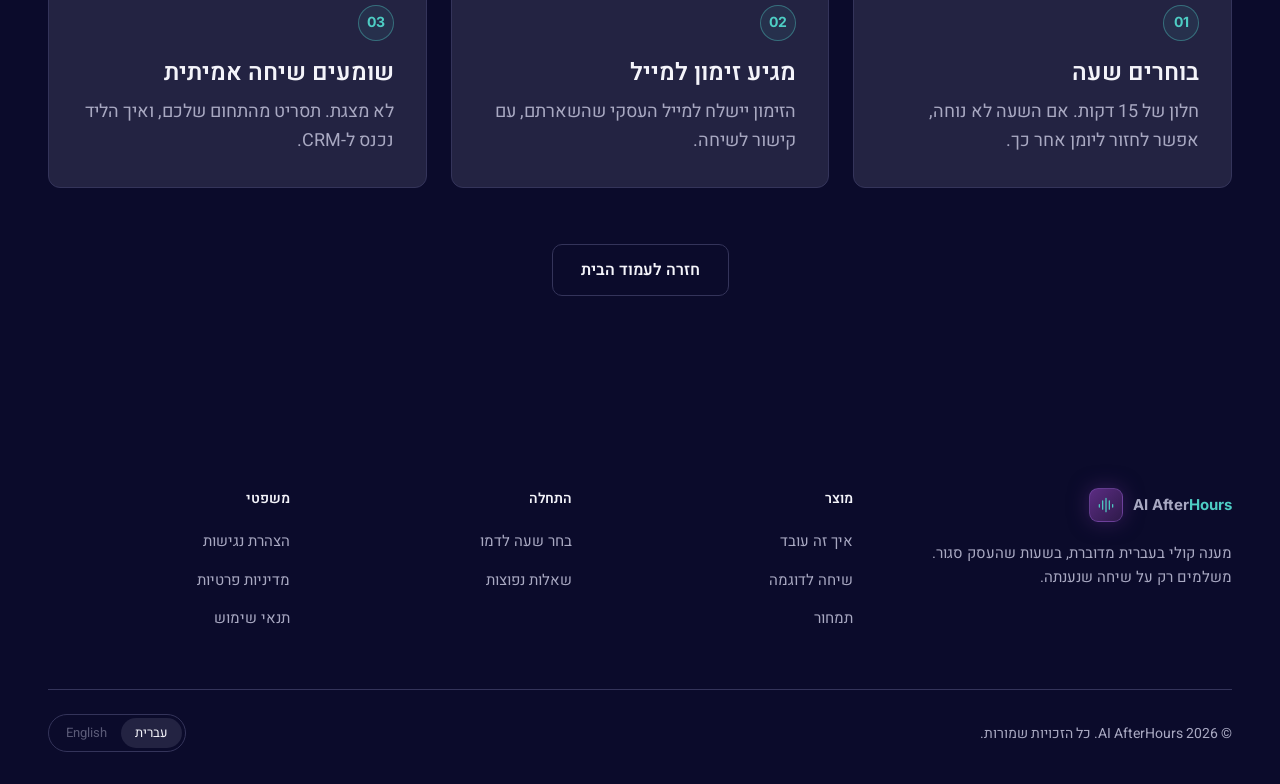
<file: thanks.html>
<!DOCTYPE html>
<html lang="he" dir="rtl">
<head>
  <meta charset="utf-8">
  <meta name="viewport" content="width=device-width, initial-scale=1">
  <meta name="theme-color" content="#1A1A2E">
  <meta name="robots" content="noindex">
  <title>הדמו בדרך — AI AfterHours</title>
  <meta name="description" content="הפרטים התקבלו. בחרו שעה לדמו של 15 דקות.">
  <link rel="icon" href="favicon.svg" type="image/svg+xml">
  <link rel="preconnect" href="https://fonts.googleapis.com">
  <link rel="preconnect" href="https://fonts.gstatic.com" crossorigin>
  <link href="https://fonts.googleapis.com/css2?family=Heebo:wght@400;500;600;700;800&family=Inter:wght@600;700&display=swap" rel="stylesheet">
  <link rel="stylesheet" href="styles.css">
  <script>document.documentElement.classList.add("js");</script>
</head>
<body>
  <a class="skip-link" href="#main">דילוג לתוכן</a>
  <header class="nav">
    <div class="container">
      <a class="logo" href="index.html">
        <span class="logo-mark" aria-hidden="true"><svg viewBox="0 0 24 24"><path d="M4 14.5v-3M8 17V7M12 20V4M16 17V7M20 14.5v-3" stroke="#4ECDC4" stroke-width="1.5" stroke-linecap="round"/></svg></span>
        <span>AI After<b>Hours</b></span>
      </a>
      <nav aria-label="ראשי">
        <ul class="nav-links">
          <li><a href="index.html#how">איך זה עובד</a></li>
          <li><a href="index.html#hero">הדגמה</a></li>
          <li><a href="pricing.html">תמחור</a></li>
          <li><a href="index.html#faq">שאלות</a></li>
        </ul>
      </nav>
      <div class="nav-actions">
        <div class="lang-switch" role="group" aria-label="בחירת שפה">
          <button type="button" aria-pressed="true">עברית</button>
          <button type="button" aria-pressed="false" disabled title="גרסת English בשלב 2">English</button>
        </div>
        <a class="btn btn-primary btn-sm nav-cta" href="#calendar">בחר שעה לדמו</a>
      </div>
      <button type="button" class="nav-toggle" aria-expanded="false" aria-controls="site-menu" aria-label="תפריט">
        <svg class="icon-open" viewBox="0 0 24 24" aria-hidden="true"><path d="M4 7h16M4 12h16M4 17h16" stroke="currentColor" stroke-width="1.5" stroke-linecap="round"/></svg>
        <svg class="icon-close" viewBox="0 0 24 24" aria-hidden="true"><path d="M6 6l12 12M18 6 6 18" stroke="currentColor" stroke-width="1.5" stroke-linecap="round"/></svg>
      </button>
    </div>
  </header>
  <div class="mobile-menu" id="site-menu">
    <ul>
      <li><a href="index.html#how">איך זה עובד</a></li>
      <li><a href="index.html#hero">הדגמה</a></li>
      <li><a href="pricing.html">תמחור</a></li>
      <li><a href="index.html#faq">שאלות</a></li>
    </ul>
  </div>

  <main id="main">
    <header class="thanks-hero">
      <div class="hero-glow" aria-hidden="true"></div>
      <div class="container">
        <svg class="check-anim" viewBox="0 0 96 96" aria-hidden="true">
          <circle cx="48" cy="48" r="46"/>
          <path d="M30 50.5 43 63 66 36"/>
        </svg>
        <h1>הדמו בדרך<span data-name></span></h1>
        <p>הפרטים אצלנו. עכשיו בוחרים שעה: 15 דקות, בלי מצגת, על התסריט של העסק שלכם.</p>
      </div>
    </header>

    <section class="section flush" id="calendar">
      <div class="container">
        <div class="calendly-frame" data-cal>
          <div class="cal-side">
            <p class="eyebrow">15 דקות</p>
            <h2>דמו על העסק שלכם</h2>
            <ul>
              <li><svg class="icon" viewBox="0 0 24 24" aria-hidden="true"><circle class="fill" cx="12" cy="12" r="9"/><path d="M8 12.5 10.5 15 16 9.5" fill="none" stroke="currentColor" stroke-width="1.5" stroke-linecap="round" stroke-linejoin="round"/></svg>שיחה קצרה, בלי מצגת</li>
              <li><svg class="icon" viewBox="0 0 24 24" aria-hidden="true"><circle class="fill" cx="12" cy="12" r="9"/><path d="M8 12.5 10.5 15 16 9.5" fill="none" stroke="currentColor" stroke-width="1.5" stroke-linecap="round" stroke-linejoin="round"/></svg>תסריט מהתחום שלכם</li>
              <li><svg class="icon" viewBox="0 0 24 24" aria-hidden="true"><circle class="fill" cx="12" cy="12" r="9"/><path d="M8 12.5 10.5 15 16 9.5" fill="none" stroke="currentColor" stroke-width="1.5" stroke-linecap="round" stroke-linejoin="round"/></svg>זימון למייל העסקי</li>
            </ul>
          </div>
          <div class="cal-main">
            <h3>בחרו יום ושעה</h3>
            <div class="cal-days" role="group" aria-label="ימים פנויים"></div>
            <div class="cal-slots" role="group" aria-label="שעות פנויות"></div>
            <div class="cal-confirm">
              <button type="button" class="btn btn-primary" data-confirm disabled>בחר שעה לדמו</button>
              <span data-summary aria-live="polite">בחרו יום ושעה</span>
            </div>
            <p class="cal-note">תחליף עיצובי ל-Calendly. באתר הסופי יוטמע הווידג'ט הרשמי, והזימון יישלח מהיומן.</p>
          </div>
        </div>
      </div>
    </section>

    <section class="section next-steps">
      <div class="container">
        <div class="section-head center">
          <p class="eyebrow">מה קורה עכשיו</p>
          <h2>שלושה צעדים, וזהו</h2>
        </div>
        <div class="cols-3">
          <article class="card step">
            <div class="step-num">01</div>
            <h3>בוחרים שעה</h3>
            <p>חלון של 15 דקות. אם השעה לא נוחה, אפשר לחזור ליומן אחר כך.</p>
          </article>
          <article class="card step">
            <div class="step-num">02</div>
            <h3>מגיע זימון למייל</h3>
            <p>הזימון יישלח למייל העסקי שהשארתם, עם קישור לשיחה.</p>
          </article>
          <article class="card step">
            <div class="step-num">03</div>
            <h3>שומעים שיחה אמיתית</h3>
            <p>לא מצגת. תסריט מהתחום שלכם, ואיך הליד נכנס ל-CRM.</p>
          </article>
        </div>
        <div class="mid-cta">
          <a class="btn btn-secondary" href="index.html">חזרה לעמוד הבית</a>
        </div>
      </div>
    </section>
  </main>

  <footer class="footer">
    <div class="container">
      <div class="footer-grid">
        <div class="footer-about">
          <a class="logo" href="index.html">
            <span class="logo-mark" aria-hidden="true"><svg viewBox="0 0 24 24"><path d="M4 14.5v-3M8 17V7M12 20V4M16 17V7M20 14.5v-3" stroke="#4ECDC4" stroke-width="1.5" stroke-linecap="round"/></svg></span>
            <span>AI After<b>Hours</b></span>
          </a>
          <p>מענה קולי בעברית מדוברת, בשעות שהעסק סגור. משלמים רק על שיחה שנענתה.</p>
        </div>
        <div>
          <p class="foot-title">מוצר</p>
          <ul>
            <li><a href="index.html#how">איך זה עובד</a></li>
            <li><a href="index.html#hero">שיחה לדוגמה</a></li>
            <li><a href="pricing.html">תמחור</a></li>
          </ul>
        </div>
        <div>
          <p class="foot-title">התחלה</p>
          <ul>
            <li><a href="#calendar">בחר שעה לדמו</a></li>
            <li><a href="index.html#faq">שאלות נפוצות</a></li>
          </ul>
        </div>
        <div>
          <p class="foot-title">משפטי</p>
          <ul>
            <li><a href="accessibility.html">הצהרת נגישות</a></li>
            <li><a href="privacy.html">מדיניות פרטיות</a></li>
            <li><a href="terms.html">תנאי שימוש</a></li>
          </ul>
        </div>
      </div>
      <div class="footer-bottom">
        <p class="caption">© <span data-year>2026</span> AI AfterHours. כל הזכויות שמורות.</p>
        <div class="lang-switch" role="group" aria-label="בחירת שפה">
          <button type="button" aria-pressed="true">עברית</button>
          <button type="button" aria-pressed="false" disabled title="גרסת English בשלב 2">English</button>
        </div>
      </div>
    </div>
  </footer>
  <div class="mobile-cta">
    <a class="btn btn-primary btn-block" href="#calendar">בחר שעה לדמו</a>
  </div>
  <script src="main.js"></script>
</body>
</html>
</file>
<file: styles.css>
/* ==========================================================================
   AI AfterHours — Design System
   ========================================================================== */

:root {
  /* Shared brand — taken from the rest of the site */
  --brand-deep: #1A1A2E;
  --brand-mid: #5B2C82;
  --brand-bright: #8A5BC2;
  --accent-cyan: #4ECDC4;
  --mhero-navy: #0B0B2B;
  --mhero-purple-deep: #2A1065;
  --mhero-purple: #6D28D9;
  --mhero-cyan: #4ECDC4;
  --mhero-text: #F4F2FA;
  --mhero-muted: #B8B4CC;
  --mhero-floor: var(--hero-seam);
  --mhero-bg-grad: linear-gradient(145deg, var(--mhero-navy) 0%, var(--mhero-purple-deep) 100%);
  --mhero-glow-tl: radial-gradient(ellipse 85% 55% at 0% 0%, rgba(109, 40, 217, 0.42), transparent 58%);
  --mhero-grad-title: linear-gradient(120deg, #A78BFA 0%, var(--mhero-cyan) 100%);
  --mhero-grad-btn: linear-gradient(90deg, #5B21B6 0%, #6366F1 45%, var(--mhero-cyan) 100%);
  --mhero-glass: rgba(255, 255, 255, 0.09);
  --mhero-glass-border: rgba(255, 255, 255, 0.2);
  --hero-seam: #141830;
  --band-soft: #1b1232;
  --brand-field:
    radial-gradient(120% 90% at 8% 0%, var(--brand-bright) 0%, var(--brand-mid) 36%, transparent 62%),
    radial-gradient(90% 80% at 100% 8%, #163a9e 0%, transparent 56%),
    linear-gradient(180deg, #1b1232 0%, #151c34 58%, var(--hero-seam) 100%);

  /* Brand (to verify against brand book) */
  --primary: var(--brand-mid);
  --primary-soft: var(--brand-bright);
  --bg: var(--brand-deep);
  --bg-deep: #12121F;
  --accent: var(--accent-cyan);
  --surface: #232342;
  --border: #34345A;
  --text: #F4F4FA;
  --text-muted: #A9A9C2;
  --error: #FF6B6B;

  --grad-text: linear-gradient(135deg, var(--brand-bright), var(--accent-cyan));
  --grad-border: linear-gradient(135deg, rgba(91, 44, 130, 0.9), rgba(78, 205, 196, 0.4));

  --demo-bg-mid: var(--hero-seam);
  --demo-bg-end: var(--band-soft);
  --hero-wave-h: clamp(80px, 11vh, 128px);
  --site-wash:
    var(--mhero-glow-tl),
    radial-gradient(ellipse 78% 52% at 96% 90%, rgba(99, 102, 241, 0.36), transparent 58%),
    radial-gradient(ellipse 88% 44% at 8% 96%, rgba(42, 16, 101, 0.28), transparent 54%),
    radial-gradient(ellipse 50% 38% at 78% 8%, rgba(109, 40, 217, 0.16), transparent 62%),
    linear-gradient(145deg, var(--mhero-navy) 0%, #12082a 38%, var(--mhero-purple-deep) 72%, #160e38 100%);

  --font-he: "Heebo", "Arial Hebrew", Arial, system-ui, sans-serif;
  --font-num: "Inter", "Heebo", system-ui, sans-serif;

  --radius-card: 12px;
  --radius-ctrl: 10px;
  --radius-pill: 999px;

  --container: 1200px;
  --gutter-x: 48px;
  --section-y: 120px;
  --nav-h: 72px;

  --ease: cubic-bezier(0.22, 1, 0.36, 1);
}

@media (max-width: 767px) {
  :root {
    --gutter-x: 24px;
    --section-y: 72px;
  }
  body { background-attachment: scroll; }
}

/* ---------- Reset ---------- */
*, *::before, *::after { box-sizing: border-box; }
html { scroll-behavior: smooth; scroll-padding-top: calc(var(--nav-h) + 16px); color-scheme: dark; }
body {
  margin: 0;
  background-color: var(--mhero-navy);
  background-image: var(--site-wash);
  background-repeat: no-repeat;
  background-attachment: fixed;
  color: var(--text);
  font-family: var(--font-he);
  font-size: 1.125rem;
  line-height: 1.6;
  -webkit-font-smoothing: antialiased;
}
img, svg { display: block; max-width: 100%; }
a { color: inherit; text-decoration: none; }
button { font: inherit; color: inherit; cursor: pointer; }
:focus-visible { outline: 2px solid #FFFFFF; outline-offset: 2px; border-radius: 4px; }
::selection { background: rgba(78, 205, 196, 0.35); color: #fff; }
.sr-only {
  position: absolute; width: 1px; height: 1px; padding: 0; margin: -1px;
  overflow: hidden; clip: rect(0 0 0 0); white-space: nowrap; border: 0;
}
.skip-link {
  position: absolute; inset-inline-start: 16px; top: -60px; z-index: 200;
  background: var(--accent); color: var(--bg); padding: 10px 16px; border-radius: var(--radius-ctrl);
  font-weight: 600;
}
.skip-link:focus { top: 16px; }
.ltr { direction: ltr; unicode-bidi: isolate; display: inline-block; }

/* ---------- Typography ---------- */
h1, h2, h3 { margin: 0; color: var(--text); }
h1 { font-size: 4rem; font-weight: 800; line-height: 1.1; letter-spacing: -0.02em; }
h2 { font-size: 2.75rem; font-weight: 700; line-height: 1.2; letter-spacing: -0.02em; }
h3 { font-size: 1.5rem; font-weight: 600; line-height: 1.3; }
p { margin: 0; }
.caption { font-size: 0.875rem; line-height: 1.5; color: var(--text-muted); }
.muted { color: var(--text-muted); }
.text-grad {
  background: var(--grad-text);
  -webkit-background-clip: text; background-clip: text;
  color: transparent;
}
.big-num {
  font-family: var(--font-num); font-weight: 700; font-size: 56px; line-height: 1;
  font-variant-numeric: tabular-nums; direction: ltr; unicode-bidi: isolate;
}
.quote { font-weight: 500; font-size: 20px; max-width: 60ch; }

@media (max-width: 767px) {
  h1 { font-size: 2.5rem; }
  h2 { font-size: 1.875rem; }
  h3 { font-size: 1.25rem; }
  body { font-size: 1rem; }
  .caption { font-size: 0.8125rem; }
  .big-num { font-size: 44px; }
}

/* ---------- Layout ---------- */
.container { width: 100%; max-width: calc(var(--container) + var(--gutter-x) * 2); margin-inline: auto; padding-inline: var(--gutter-x); }
.section { padding-block: var(--section-y); position: relative; background: transparent; }
main .pillars,
main .closing,
main .section-faq,
main .section-pricing {
  background: transparent;
  border: 0;
  box-shadow: none;
}
#how {
  margin-block-start: -1px;
  padding-block-start: clamp(96px, 10vw, 120px);
  background: transparent;
  --how-teal: #4ECDC4;
  --how-teal-soft: rgba(78, 205, 196, 0.12);
  --how-teal-line: rgba(78, 205, 196, 0.28);
  view-timeline-name: --how-scroll;
  view-timeline-axis: block;
}
#how .section-head p,
#how .how-cube p,
#how .how-note,
#how .how-transcript-line,
#how .how-monday-label,
#how .how-monday-pill,
#how .how-flow-tag {
  font-size: 16px;
  line-height: 1.5;
}
#how .how-cube h3 { font-size: 1.25rem; margin-block: 16px 10px; }
#how .card::before {
  background: linear-gradient(135deg, rgba(78, 205, 196, 0.55), rgba(78, 205, 196, 0.12));
}
#how .mid-cta.how-cta {
  justify-content: flex-start;
  width: 100%;
}
#how .how-note {
  text-align: start;
  max-width: 720px;
  margin-inline: 0;
  margin-block-start: 40px;
  color: rgba(244, 244, 250, 0.72);
}

#how .how-journey {
  --how-step-gap: 24px;
  display: flex;
  flex-direction: column;
  gap: 0;
}

/* Timeline — RTL: שיחה נכנסת (01) → תמלול (02) → Monday (03) */
#how .how-timeline {
  position: relative;
  display: grid;
  grid-template-columns: repeat(3, 1fr);
  gap: var(--how-step-gap);
  margin-block-end: 14px;
  padding-block-end: 2px;
}
#how .how-timeline-step {
  position: relative;
  z-index: 1;
  display: flex;
  flex-direction: column;
  align-items: center;
  gap: 12px;
  text-align: center;
}
#how .how-timeline-label,
#how .how-flow-tag {
  margin: 0;
  font-weight: 600;
  color: var(--how-teal);
  white-space: nowrap;
}
#how .how-timeline-dot {
  width: 14px;
  height: 14px;
  border-radius: 50%;
  background: var(--surface);
  border: 2px solid var(--how-teal);
  box-shadow: 0 0 0 4px rgba(11, 11, 43, 0.92);
}
#how .how-timeline-rail {
  position: absolute;
  z-index: 0;
  inset-inline: calc((100% - 2 * var(--how-step-gap)) / 6);
  bottom: 6px;
  height: 14px;
  pointer-events: none;
}
#how .how-timeline-track,
#how .how-timeline-fill {
  position: absolute;
  top: 50%;
  inset-inline: 0;
  height: 2px;
  margin-top: -1px;
  border-radius: 99px;
}
#how .how-timeline-track {
  background: var(--how-teal-line);
}
#how .how-timeline-fill {
  background: var(--how-teal);
  box-shadow: 0 0 12px rgba(78, 205, 196, 0.35);
  transform: scaleX(0);
  transform-origin: 100% 50%;
  animation: how-timeline-fill linear both;
  animation-timeline: --how-scroll;
  animation-range: entry 8% cover 52%;
}
@keyframes how-timeline-fill {
  to { transform: scaleX(1); }
}
#how .how-timeline-arrow {
  position: absolute;
  top: 50%;
  width: 0;
  height: 0;
  border-top: 5px solid transparent;
  border-bottom: 5px solid transparent;
  border-right: 8px solid var(--how-teal);
  transform: translate(-50%, -50%);
  filter: drop-shadow(0 0 6px rgba(78, 205, 196, 0.35));
}
#how .how-timeline-arrow--a { left: 33.333%; }
#how .how-timeline-arrow--b { left: 66.666%; }

#how .how-steps {
  display: grid;
  grid-template-columns: repeat(3, 1fr);
  gap: var(--how-step-gap);
  align-items: stretch;
}
#how .how-flow-join-v {
  display: none;
}
#how .how-cube {
  position: relative;
  padding-block-start: 48px;
}
#how .how-cube .step-num {
  position: absolute;
  top: 0;
  left: 50%;
  right: auto;
  inset-inline-start: auto;
  margin: 0;
  z-index: 2;
  font-size: 16px;
  width: 40px;
  height: 40px;
  border-color: rgba(78, 205, 196, 0.55);
  background: var(--how-teal-soft);
  color: var(--how-teal);
  transform: translateX(-50%);
}

#how .how-viz {
  margin-block-end: 4px;
  min-height: 88px;
  display: flex;
  align-items: center;
  padding: 14px 16px;
  border-radius: var(--radius-ctrl);
  background: rgba(78, 205, 196, 0.06);
  border: 1px solid rgba(78, 205, 196, 0.22);
}
#how .how-viz-wave { min-height: 100px; }
#how .how-wave {
  display: flex;
  align-items: center;
  gap: 4px;
  height: 72px;
  width: 100%;
  justify-content: center;
  direction: ltr;
}
#how .how-wave i {
  display: block;
  width: 4px;
  flex: 0 0 4px;
  height: var(--h, 50%);
  border-radius: 99px;
  background: var(--how-teal);
  transform-origin: center;
  animation: bento-wave 1.15s ease-in-out infinite;
  animation-delay: var(--d, 0s);
}
#how .how-transcript {
  display: flex;
  align-items: center;
  gap: 12px;
  width: 100%;
  min-width: 0;
}
#how .how-transcript-tag {
  flex-shrink: 0;
  font-size: 16px;
  font-weight: 700;
  color: var(--how-teal);
  padding: 4px 10px;
  border-radius: var(--radius-pill);
  border: 1px solid rgba(78, 205, 196, 0.45);
  background: var(--how-teal-soft);
}
#how .how-transcript-line {
  margin: 0;
  font-weight: 600;
  color: #fff;
  min-width: 0;
}
#how .how-monday {
  width: 100%;
  border-radius: 10px;
  overflow: hidden;
  border: 1px solid rgba(78, 205, 196, 0.35);
  background: rgba(8, 14, 22, 0.55);
}
#how .how-monday-bar { height: 6px; background: var(--how-teal); }
#how .how-monday-body {
  padding: 12px 14px 14px;
  display: flex;
  flex-direction: column;
  gap: 10px;
}
#how .how-monday-row { display: flex; align-items: center; gap: 10px; }
#how .how-monday-check {
  flex-shrink: 0;
  width: 18px;
  height: 18px;
  border-radius: 4px;
  border: 2px solid rgba(78, 205, 196, 0.35);
}
#how .how-monday-check.is-on {
  border-color: var(--how-teal);
  background: var(--how-teal-soft);
  position: relative;
}
#how .how-monday-check.is-on::after {
  content: "";
  position: absolute;
  inset: 3px;
  border-inline-end: 2px solid var(--how-teal);
  border-block-end: 2px solid var(--how-teal);
  transform: rotate(45deg) scale(0.85);
}
#how .how-monday-label { font-weight: 600; color: #fff; }
#how .how-monday-pill {
  align-self: flex-start;
  padding: 5px 12px;
  border-radius: var(--radius-pill);
  font-weight: 700;
  color: var(--how-teal);
  background: var(--how-teal-soft);
  border: 1px solid rgba(78, 205, 196, 0.4);
}

@media (max-width: 1023px) {
  #how .how-timeline {
    grid-template-columns: 1fr;
    gap: 0;
    margin-block-end: 20px;
    padding-block: 0;
    padding-inline: 0;
    width: min(280px, 100%);
    margin-inline: auto;
  }
  #how .how-timeline-rail {
    inset-inline: auto;
    left: 50%;
    top: 12px;
    bottom: 12px;
    width: 14px;
    height: auto;
    transform: translateX(-50%);
  }
  #how .how-timeline-track,
  #how .how-timeline-fill {
    inset-inline: auto;
    left: 50%;
    top: 0;
    bottom: 0;
    width: 2px;
    height: auto;
    margin: 0;
    margin-left: -1px;
    transform-origin: 50% 0%;
  }
  #how .how-timeline-fill {
    transform: scaleY(0);
    animation-name: how-timeline-fill-v;
    animation-range: entry 8% cover 58%;
  }
  @keyframes how-timeline-fill-v {
    to { transform: scaleY(1); }
  }
  #how .how-timeline-arrow {
    left: 50%;
    border-right: none;
    border-left: none;
    border-inline: 6px solid transparent;
    border-block-start: 8px solid var(--how-teal);
    transform: translate(-50%, -50%);
  }
  #how .how-timeline-arrow--a { top: 33.333%; }
  #how .how-timeline-arrow--b { top: 66.666%; }
  #how .how-timeline-step {
    flex-direction: row;
    align-items: center;
    justify-content: flex-end;
    gap: 16px;
    padding-block: 14px;
    padding-inline-end: calc(50% + 22px);
    text-align: end;
  }
  #how .how-timeline-dot {
    position: absolute;
    left: 50%;
    transform: translateX(-50%);
  }
  #how .how-steps {
    grid-template-columns: 1fr;
    gap: 0;
  }
  #how .how-flow-join-v { display: none; }
  #how .how-cube .step-num {
    left: 50%;
    inset-inline-start: auto;
    transform: translateX(-50%);
  }
  #how .how-cube { padding-block-start: 40px; }
}

@supports not (animation-timeline: view()) {
  #how .how-timeline-fill { transform: scaleX(1); }
}
@media (max-width: 1023px) {
  @supports not (animation-timeline: view()) {
    #how .how-timeline-fill { transform: scaleY(1); }
  }
}

@media (prefers-reduced-motion: reduce) {
  #how .how-timeline-fill { animation: none; transform: scaleX(1); }
  #how .how-wave i { animation: none; transform: scaleY(0.55); }
}
@media (max-width: 1023px) and (prefers-reduced-motion: reduce) {
  #how .how-timeline-fill { transform: scaleY(1); }
}
.section-head { max-width: 720px; margin-block-end: 56px; }
.section-head.center { margin-inline: auto; text-align: center; }
.section-head p { margin-block-start: 16px; color: var(--text-muted); }
.eyebrow {
  display: inline-flex; align-items: center; gap: 8px;
  font-size: 0.875rem; font-weight: 500; color: var(--accent);
  padding: 6px 14px; border: 1px solid var(--border); border-radius: var(--radius-pill);
  background: rgba(35, 35, 66, 0.6); margin-block-end: 20px;
}
.live-dot { width: 8px; height: 8px; border-radius: 50%; background: var(--accent); box-shadow: 0 0 0 0 rgba(78,205,196,0.6); animation: pulse 2s infinite; }
@keyframes pulse {
  0% { box-shadow: 0 0 0 0 rgba(78,205,196,0.6); }
  70% { box-shadow: 0 0 0 8px rgba(78,205,196,0); }
  100% { box-shadow: 0 0 0 0 rgba(78,205,196,0); }
}

.grid { display: grid; grid-template-columns: repeat(12, 1fr); gap: 24px; }
.cols-3 { display: grid; grid-template-columns: repeat(3, 1fr); gap: 24px; }
.cols-2 { display: grid; grid-template-columns: repeat(2, 1fr); gap: 24px; }
@media (max-width: 1023px) {
  .grid { grid-template-columns: repeat(8, 1fr); }
  .cols-3 { grid-template-columns: 1fr; }
}
@media (max-width: 767px) {
  .grid { grid-template-columns: repeat(4, 1fr); gap: 16px; }
  .cols-2 { grid-template-columns: 1fr; gap: 16px; }
  .cols-3 { gap: 16px; }
}

/* Background dot grid */
.dot-grid {
  position: absolute; inset: 0; pointer-events: none; z-index: 0;
  background-image: radial-gradient(rgba(255,255,255,0.04) 1px, transparent 1px);
  background-size: 24px 24px;
  mask-image: radial-gradient(ellipse at center, #000 30%, transparent 75%);
  -webkit-mask-image: radial-gradient(ellipse at center, #000 30%, transparent 75%);
}
.section > .container { position: relative; z-index: 1; }

/* ---------- Buttons ---------- */
.btn {
  display: inline-flex; align-items: center; justify-content: center; gap: 10px;
  height: 52px; padding: 0 28px; border-radius: var(--radius-ctrl);
  font-family: var(--font-he); font-weight: 600; font-size: 16px; white-space: nowrap;
  border: 1px solid transparent;
  transition: box-shadow .25s var(--ease), transform .25s var(--ease), border-color .2s, color .2s, background-color .2s;
}
.btn-primary { background: var(--accent); color: var(--bg); }
.btn-primary:hover { box-shadow: 0 0 24px rgba(78, 205, 196, 0.5); transform: translateY(-1px); }
.btn-primary:active { transform: scale(0.98); }
.btn-secondary { background: transparent; border-color: var(--border); color: var(--text); }
.btn-secondary:hover { border-color: var(--accent); color: var(--accent); }
.btn-secondary:active { transform: scale(0.98); }
.btn-sm { height: 40px; padding: 0 18px; font-size: 15px; }
.btn-block { width: 100%; }
.btn svg { width: 18px; height: 18px; }

/* ---------- Cards ---------- */
.card {
  position: relative; background: var(--surface);
  border: 1px solid var(--border); border-radius: var(--radius-card); padding: 32px;
  transition: transform .35s var(--ease), border-color .35s;
}
.card::before {
  content: ""; position: absolute; inset: -1px; border-radius: inherit; padding: 1px;
  background: var(--grad-border);
  -webkit-mask: linear-gradient(#000 0 0) content-box, linear-gradient(#000 0 0);
  -webkit-mask-composite: xor; mask-composite: exclude;
  opacity: 0; transition: opacity .35s var(--ease); pointer-events: none;
}
.card.hoverable:hover { transform: translateY(-4px); border-color: transparent; }
.card.hoverable:hover::before { opacity: 1; }
.card.featured { border-color: transparent; box-shadow: 0 0 40px rgba(91, 44, 130, 0.35); }
.card.featured::before { opacity: 1; }
.card h3 { margin-block: 20px 10px; }
.card p { color: var(--text-muted); }
@media (max-width: 767px) { .card { padding: 24px; } }

/* Icons: Duotone + Line */
.icon { width: 24px; height: 24px; color: var(--accent); flex-shrink: 0; }
.icon .fill { fill: rgba(78, 205, 196, 0.2); stroke: none; }
.icon-lg { width: 40px; height: 40px; }
.icon-wrap {
  width: 64px; height: 64px; border-radius: var(--radius-card);
  display: grid; place-items: center;
  background: rgba(91, 44, 130, 0.25); border: 1px solid var(--border);
}

.tag {
  display: inline-flex; align-items: center; gap: 6px; height: 28px; padding: 0 12px;
  border-radius: var(--radius-pill); font-size: 13px; font-weight: 500;
  background: rgba(78, 205, 196, 0.1); color: var(--accent); border: 1px solid rgba(78, 205, 196, 0.25);
}
.tag.purple { background: rgba(91, 44, 130, 0.3); color: #C9A9F0; border-color: rgba(138, 91, 194, 0.4); }

/* ---------- Navigation ---------- */
.nav {
  position: sticky; top: 0; z-index: 100; height: var(--nav-h);
  background: rgba(26, 26, 46, 0.6);
  backdrop-filter: blur(12px); -webkit-backdrop-filter: blur(12px);
  border-block-end: 1px solid transparent; transition: border-color .3s, background-color .3s;
}
.nav.scrolled { border-color: var(--border); background: rgba(26, 26, 46, 0.8); }
.nav .container { height: 100%; display: flex; align-items: center; justify-content: space-between; gap: 24px; }
.logo { display: inline-flex; align-items: center; gap: 10px; font-family: var(--font-num); font-weight: 700; font-size: 19px; direction: ltr; }
.logo-mark {
  width: 34px; height: 34px; border-radius: 9px; display: grid; place-items: center;
  background: linear-gradient(135deg, var(--primary), #2E1A4A); border: 1px solid rgba(138, 91, 194, 0.5);
  box-shadow: 0 0 20px rgba(91, 44, 130, 0.5);
}
.logo-mark svg { width: 20px; height: 20px; }
.logo span b { color: var(--accent); font-weight: 700; }
.nav-links { display: flex; gap: 32px; list-style: none; margin: 0; padding: 0; }
.nav-links a { font-size: 15px; color: var(--text-muted); transition: color .2s; }
.nav-links a:hover, .nav-links a[aria-current="page"] { color: var(--text); }
.nav-actions {
  display: flex;
  align-items: center;
  gap: 12px;
  margin-inline-start: auto;
  flex-shrink: 0;
}
.nav-toggle { display: none; background: none; border: 1px solid var(--border); border-radius: var(--radius-ctrl); width: 44px; height: 44px; place-items: center; }
.nav-toggle svg { width: 22px; height: 22px; }
.nav-toggle .icon-close { display: none; }
.nav-toggle[aria-expanded="true"] .icon-open { display: none; }
.nav-toggle[aria-expanded="true"] .icon-close { display: block; }

.mobile-menu {
  display: none; position: fixed; inset: var(--nav-h) 0 0 0; z-index: 99;
  background: rgba(18, 18, 31, 0.97); backdrop-filter: blur(12px);
  padding: 32px var(--gutter-x);
}
.mobile-menu.open { display: block; }
.mobile-menu ul { list-style: none; padding: 0; margin: 0; display: grid; gap: 4px; }
.mobile-menu a { display: block; padding: 16px 0; font-size: 22px; font-weight: 600; border-block-end: 1px solid var(--border); }

.mobile-cta {
  display: none; position: fixed; inset-inline: 0; bottom: 0; z-index: 90;
  padding: 12px var(--gutter-x) calc(12px + env(safe-area-inset-bottom));
  background: rgba(18, 18, 31, 0.9); backdrop-filter: blur(12px); border-block-start: 1px solid var(--border);
}

@media (max-width: 1023px) {
  .nav-links, .nav .nav-cta { display: none; }
  .nav-actions { gap: 8px; }
  .nav-toggle { display: grid; }
  .mobile-cta { display: block; }
  body { padding-bottom: 76px; }
}

/* ---------- Home frame ---------- */
.home-frame {
  --mx: 0;
  --my: 0;
  position: relative;
  z-index: 2;
  margin: 0;
  min-height: 100svh;
  display: flex;
  flex-direction: column;
  background: transparent;
  color: var(--mhero-text);
}
.home-frame > .nav { position: relative; z-index: 100; }
.home-frame > .hero { position: relative; z-index: 1; }
.home-frame .nav {
  background: transparent;
  border-block-end-color: transparent;
  backdrop-filter: none;
  -webkit-backdrop-filter: none;
  color: var(--mhero-text);
}
.home-frame .nav.scrolled {
  background: rgba(11, 11, 43, 0.72);
  border-color: rgba(255, 255, 255, 0.08);
  box-shadow: 0 8px 24px rgba(0, 0, 0, 0.22);
  backdrop-filter: blur(16px);
  -webkit-backdrop-filter: blur(16px);
}
.home-frame .logo { color: #fff; }
.home-frame .logo span b { color: #C4B5FD; }
.home-frame .logo-mark svg path {
  stroke: #A78BFA;
  filter: drop-shadow(0 0 6px rgba(78, 205, 196, 0.45));
}
.home-frame .nav-links a { color: rgba(255, 255, 255, 0.84); font-weight: 600; }
.home-frame .nav-links a:hover,
.home-frame .nav-links a[aria-current="page"] { color: #fff; }
.home-frame .nav-toggle {
  color: #fff;
  border: 1px solid var(--mhero-glass-border);
  background: var(--mhero-glass);
  backdrop-filter: blur(14px);
  -webkit-backdrop-filter: blur(14px);
}
.home-frame .nav .lang-switch {
  border: 1px solid var(--mhero-glass-border);
  background: var(--mhero-glass);
  backdrop-filter: blur(14px);
  -webkit-backdrop-filter: blur(14px);
}
.home-frame .nav .lang-switch button { color: rgba(255, 255, 255, 0.78); }
.home-frame .nav .lang-switch button[aria-pressed="true"] {
  background: rgba(255, 255, 255, 0.16);
  color: #fff;
}
.home-frame .nav-cta { font-size: 16px; }
.home-frame .nav-cta,
.home-frame .hero .btn-primary,
body:has(.home-frame) .mobile-cta .btn-primary {
  background: #4ECDC4;
  color: #0B0B2B;
  border-radius: 999px;
  box-shadow: 0 12px 32px rgba(78, 205, 196, 0.35);
}
.home-frame .nav-cta:hover,
.home-frame .hero .btn-primary:hover,
body:has(.home-frame) .mobile-cta .btn-primary:hover {
  filter: brightness(1.06);
  box-shadow: 0 14px 36px rgba(78, 205, 196, 0.48);
}
.home-frame .nav-cta:focus-visible,
.home-frame .hero .btn-primary:focus-visible,
body:has(.home-frame) .mobile-cta .btn-primary:focus-visible {
  outline: 3px solid #4ECDC4;
  outline-offset: 3px;
}
.home-frame .hero .btn-arrow {
  gap: 10px;
}
.home-frame .hero .btn-chev {
  width: 18px;
  height: 18px;
  flex-shrink: 0;
  transition: transform 0.25s var(--ease);
}
.home-frame .hero .btn-arrow:hover .btn-chev,
.home-frame .hero .btn-arrow:focus-visible .btn-chev {
  transform: translateX(-4px);
}

/* ---------- Hero ---------- */
.hero {
  --hero-field-w: 50%;
  position: relative;
  flex: 1 1 auto;
  display: flex;
  flex-direction: column;
  justify-content: center;
  min-height: 100svh;
  margin-block-start: calc(var(--nav-h) * -1);
  padding-block: var(--nav-h) 120px;
  overflow: hidden;
  background: transparent;
  color: var(--mhero-text);
}
.hero .hero-mesh {
  display: block;
  position: absolute;
  z-index: 0;
  left: 0;
  right: 0;
  bottom: 0;
  width: 100%;
  height: min(38%, 260px);
  pointer-events: none;
  opacity: 0.92;
}
.hero-field,
.hero-wave { display: none; }
.hero-field {
  --hero-field-w: 45%;
  position: absolute;
  z-index: 0;
  left: 0;
  top: 0;
  width: var(--hero-field-w);
  height: 100%;
  background: var(--brand-field);
  border-radius: 0 50% 50% 0 / 0 100% 100% 0;
}
.hero-field::after {
  content: "";
  position: absolute;
  inset-block: 8%;
  inset-inline-end: -2px;
  width: 72px;
  pointer-events: none;
  background: linear-gradient(90deg, transparent, color-mix(in srgb, var(--accent-cyan) 35%, var(--brand-bright) 65%));
  filter: blur(22px);
  opacity: 0.55;
}
.hero-wave {
  position: absolute;
  left: 0;
  right: 0;
  bottom: 0;
  z-index: 3;
  width: 100%;
  height: var(--hero-wave-h);
  pointer-events: none;
  color: var(--hero-seam);
}
.hero-wave path { fill: currentColor; }
.hero-scroll {
  position: absolute;
  left: 50%;
  bottom: 28px;
  z-index: 4;
  transform: translateX(-50%);
  width: 44px;
  height: 44px;
  display: grid;
  place-items: center;
  border-radius: 50%;
  color: rgba(255, 255, 255, 0.88);
  background: rgba(255, 255, 255, 0.08);
  border: 1px solid rgba(255, 255, 255, 0.18);
  backdrop-filter: blur(8px);
  -webkit-backdrop-filter: blur(8px);
  animation: hero-scroll-bob 2.4s ease-in-out infinite;
}
.hero-scroll svg { width: 20px; height: 20px; }
.hero .container { position: static; z-index: 1; width: 100%; }
.hero-layout {
  display: grid;
  grid-template-columns: minmax(0, 1fr);
  align-items: center;
  min-height: calc(100svh - var(--nav-h) - 120px);
}
.hero-text {
  position: relative;
  z-index: 2;
  text-align: start;
  width: min(580px, calc(100% - var(--hero-field-w) - 48px));
  justify-self: start;
  margin-inline-end: 48px;
  padding-block: 32px 56px;
}
.hero-demo { width: 100%; max-width: 760px; margin-inline: auto; }
.hero-fade {
  display: flex;
  flex-direction: column;
  gap: 32px;
}
.hero h1 {
  margin-block-end: 24px;
  color: #fff;
  font-weight: 900;
  font-size: clamp(3rem, 6.6vw, 6.75rem);
  line-height: 0.94;
  letter-spacing: -0.035em;
}
.hero h1 .word { display: inline-block; }
.hero h1 .text-grad {
  display: block;
  margin-block-start: 0.02em;
  background: none;
  color: #4ECDC4;
  -webkit-text-fill-color: #4ECDC4;
}
.hero-sub {
  font-size: 18px;
  font-weight: 400;
  line-height: 1.7;
  color: var(--mhero-muted);
  max-width: 36rem;
  margin: 0;
}
.hero-ctas { display: flex; gap: 8px 16px; flex-wrap: wrap; justify-content: flex-start; align-items: center; }
.hero-trust {
  list-style: none;
  margin: 0 0 48px;
  padding: 0;
  display: flex;
  flex-wrap: nowrap;
  align-items: center;
  gap: 6px 12px;
  font-size: 14px;
  font-weight: 500;
  color: rgba(255, 255, 255, 0.88);
}
.hero-trust li {
  display: inline-flex;
  align-items: center;
  gap: 6px;
  flex: 0 0 auto;
  white-space: nowrap;
}
.hero-trust li span { white-space: nowrap; }
.hero-trust svg {
  width: 16px;
  height: 16px;
  flex-shrink: 0;
  color: #4ECDC4;
}
@media (min-width: 769px) {
  .hero-trust {
    flex-wrap: nowrap;
    gap: 6px 14px;
    font-size: clamp(12px, 0.95vw, 14px);
  }
}
.hero-trust svg * {
  stroke: currentColor;
}
.hero .btn-secondary {
  color: #fff;
  border: 1px solid rgba(255, 255, 255, 0.28);
  background: rgba(255, 255, 255, 0.08);
  height: 52px;
  padding: 0 28px;
  border-radius: 999px;
}
.hero .btn-secondary:hover {
  background: rgba(255, 255, 255, 0.14);
  border-color: rgba(255, 255, 255, 0.38);
  color: #fff;
  transform: translateY(-1px);
}
.hero .btn-secondary:active { transform: scale(0.98); }

.hero-visual {
  position: absolute;
  left: 0;
  top: 0;
  width: var(--hero-field-w, 50%);
  height: 100%;
  z-index: 1;
  display: flex;
  align-items: center;
  justify-content: center;
  overflow: visible;
  pointer-events: none;
  padding-block: 24px 80px;
}
.phone-scene {
  display: flex;
  flex-direction: column;
  align-items: center;
  gap: 14px;
  width: min(336px, 92%);
}
.phone {
  position: relative;
  width: 100%;
  height: min(648px, 72vh);
  padding: 11px;
  border-radius: 38px;
  background:
    linear-gradient(145deg, rgba(255, 255, 255, 0.14) 0%, transparent 42%),
    linear-gradient(180deg, #3a3a52 0%, #1a1a28 38%, #0c0c14 100%);
  border: 1px solid rgba(255, 255, 255, 0.14);
  box-shadow:
    0 28px 56px rgba(0, 0, 0, 0.48),
    0 0 0 1px rgba(78, 205, 196, 0.22),
    inset 0 1px 0 rgba(255, 255, 255, 0.12),
    4px 0 28px rgba(78, 205, 196, 0.14);
  animation: phone-float 7s ease-in-out infinite;
}
.phone::before {
  content: "";
  position: absolute;
  z-index: 3;
  top: 16px;
  left: 50%;
  width: 76px;
  height: 9px;
  border-radius: 99px;
  background: #050508;
  box-shadow: inset 0 1px 2px rgba(255, 255, 255, 0.06);
  transform: translateX(-50%);
}
.phone::after {
  content: "";
  position: absolute;
  z-index: 2;
  top: 24%;
  left: -3px;
  width: 3px;
  height: 36px;
  border-radius: 2px;
  background: linear-gradient(180deg, #6a6a7c, #323240);
  box-shadow: 0 48px 0 0 #5a5a6c, 0 92px 0 0 #5a5a6c;
}
.phone-screen {
  position: relative;
  height: 100%;
  border-radius: 28px;
  overflow: hidden;
  background:
    linear-gradient(125deg, rgba(255, 255, 255, 0.1) 0%, transparent 38%),
    #070910;
  box-shadow: inset 0 0 0 1px rgba(255, 255, 255, 0.06);
}
.phone-screen::after {
  content: "";
  position: absolute;
  inset: 0;
  pointer-events: none;
  background: linear-gradient(118deg, rgba(255, 255, 255, 0.07) 0%, transparent 42%);
  z-index: 2;
}
@keyframes phone-float {
  0%, 100% { transform: translateY(0); }
  50% { transform: translateY(-10px); }
}
.phone-incoming,
.phone-live {
  position: absolute;
  inset: 22px 0 0;
  display: flex;
  flex-direction: column;
  z-index: 1;
}
.phone-incoming {
  align-items: center;
  justify-content: center;
  gap: 6px;
  padding: 36px 16px 18px;
  text-align: center;
  opacity: 0;
  visibility: hidden;
  animation: phone-incoming 12s infinite both;
}
.phone-incoming::before {
  content: "";
  width: 64px;
  height: 64px;
  margin-bottom: 6px;
  border-radius: 50%;
  border: 2px solid #4ECDC4;
  box-shadow: 0 0 0 8px rgba(78, 205, 196, 0.14);
}
.phone-kicker,
.phone-closed,
.phone-name,
.phone-time,
.phone-status { margin: 0; }
.phone-kicker,
.phone-status {
  font-size: 13px;
  font-weight: 600;
  color: #4ECDC4;
}
.phone-name {
  font-size: 22px;
  font-weight: 800;
  color: #fff;
}
.phone-time {
  font-family: var(--font-num);
  font-size: 32px;
  font-weight: 700;
  line-height: 1;
  color: #fff;
  font-variant-numeric: tabular-nums;
}
.phone-closed { font-size: 16px; color: var(--mhero-muted); }
.phone-live {
  gap: 12px;
  padding: 36px 16px 18px;
  height: calc(100% - 22px);
  opacity: 1;
  animation: phone-live 12s infinite both;
}
.phone-status { display: flex; align-items: center; gap: 6px; }
.phone-status i {
  width: 8px;
  height: 8px;
  border-radius: 50%;
  background: #4ECDC4;
  box-shadow: 0 0 0 4px rgba(78, 205, 196, 0.18);
}
.phone-wave {
  display: flex;
  align-items: center;
  justify-content: space-between;
  gap: 2px;
  height: 44px;
  flex: 0 0 auto;
  opacity: 1;
  animation: phone-wave-in 12s infinite both;
}
.phone-wave i {
  flex: 0 0 3px;
  width: 3px;
  height: var(--h, 50%);
  border-radius: 99px;
  background: #4ECDC4;
  transform: scaleY(0.18);
  transform-origin: center;
  animation: phone-bar-speak 12s ease-in-out infinite both;
}
.phone-wave i:nth-child(2n) { animation-delay: 0.08s; }
.phone-wave i:nth-child(3n) { animation-delay: 0.16s; }
.phone-wave i:nth-child(4n) { animation-delay: 0.24s; }
.phone-wave i:nth-child(5n) { animation-delay: 0.32s; }
.phone-wave i:nth-child(7n) { animation-delay: 0.4s; }
.phone-lines {
  display: flex;
  flex-direction: column;
  gap: 12px;
  flex: 1 1 auto;
  min-height: 0;
  justify-content: space-between;
  padding-block: 4px 10px;
}
.phone-line {
  margin: 0;
  font-size: 16px;
  line-height: 1.35;
  color: #F4F4FA;
  opacity: 1;
}
.phone-line span {
  display: block;
  margin-bottom: 2px;
  font-size: 13px;
  font-weight: 600;
  color: #4ECDC4;
}
.phone-line.is-caller { text-align: end; }
.phone-line.is-caller span { color: #F4F4FA; }
.phone-line:nth-child(1) { animation: phone-line-1 12s infinite both; }
.phone-line:nth-child(2) { animation: phone-line-2 12s infinite both; }
.phone-line:nth-child(3) { animation: phone-line-3 12s infinite both; }
.phone-line:nth-child(4) { animation: phone-line-4 12s infinite both; }
.phone-chips {
  display: flex;
  flex-wrap: wrap;
  justify-content: center;
  gap: 8px;
  min-height: 34px;
}
.hero .orb-card { position: static; z-index: 2; }
.hero .orb-card-in {
  padding: 8px 12px;
  border-radius: 999px;
  background: rgba(11, 11, 43, 0.78);
  border: 1px solid rgba(78, 205, 196, 0.55);
  color: #F4F4FA;
  font-size: 14px;
  font-weight: 600;
  white-space: nowrap;
  box-shadow: 0 10px 24px rgba(0, 0, 0, 0.28);
}
.hero .orb-card-in span { display: block; }
.phone-incoming .orb-card { margin-top: 10px; }
.phone-chips .orb-card-1 { opacity: 1; animation: phone-chip-1 12s infinite both; }
.phone-chips .orb-card-2 { opacity: 1; animation: phone-chip-2 12s infinite both; }
@keyframes phone-incoming {
  0%, 8% { opacity: 1; visibility: visible; }
  12%, 92% { opacity: 0; visibility: hidden; }
  100% { opacity: 1; visibility: visible; }
}
@keyframes phone-live {
  0%, 8% { opacity: 0; visibility: hidden; }
  12%, 92% { opacity: 1; visibility: visible; }
  100% { opacity: 0; visibility: hidden; }
}
@keyframes phone-wave-in {
  0%, 12% { opacity: 0; }
  17%, 92% { opacity: 1; }
  100% { opacity: 0; }
}
@keyframes phone-bar-speak {
  0%, 16% { transform: scaleY(0.18); }
  18% { transform: scaleY(0.92); }
  20% { transform: scaleY(0.34); }
  22% { transform: scaleY(1); }
  24% { transform: scaleY(0.42); }
  26% { transform: scaleY(0.88); }
  29% { transform: scaleY(0.22); }
  30%, 41% { transform: scaleY(0.18); }
  43% { transform: scaleY(1); }
  45% { transform: scaleY(0.3); }
  47% { transform: scaleY(0.86); }
  49% { transform: scaleY(0.4); }
  51% { transform: scaleY(0.96); }
  54% { transform: scaleY(0.2); }
  55%, 100% { transform: scaleY(0.18); }
}
@keyframes phone-line-1 {
  0%, 18% { opacity: 0; transform: translateY(8px); }
  24%, 92% { opacity: 1; transform: none; }
  100% { opacity: 0; transform: translateY(8px); }
}
@keyframes phone-line-2 {
  0%, 30% { opacity: 0; transform: translateY(8px); }
  36%, 92% { opacity: 1; transform: none; }
  100% { opacity: 0; transform: translateY(8px); }
}
@keyframes phone-line-3 {
  0%, 42% { opacity: 0; transform: translateY(8px); }
  48%, 92% { opacity: 1; transform: none; }
  100% { opacity: 0; transform: translateY(8px); }
}
@keyframes phone-line-4 {
  0%, 54% { opacity: 0; transform: translateY(8px); }
  60%, 92% { opacity: 1; transform: none; }
  100% { opacity: 0; transform: translateY(8px); }
}
@keyframes phone-chip-1 {
  0%, 62% { opacity: 0; transform: translateY(-22px); }
  70%, 92% { opacity: 1; transform: none; }
  100% { opacity: 0; transform: translateY(-22px); }
}
@keyframes phone-chip-2 {
  0%, 70% { opacity: 0; transform: translateY(-22px); }
  78%, 92% { opacity: 1; transform: none; }
  100% { opacity: 0; transform: translateY(-22px); }
}
@keyframes hero-scroll-bob {
  0%, 100% { transform: translateX(-50%) translateY(0); }
  50% { transform: translateX(-50%) translateY(6px); }
}

@media (max-width: 1366px) {
  .hero h1 { font-size: clamp(2.85rem, 6vw, 6.25rem); }
}

@media (max-width: 1023px) {
  .hero { padding-block: 8px 64px; min-height: calc(100svh - var(--nav-h)); }
  .hero-layout { min-height: 0; }
  .hero-field {
    --hero-field-w: 100%;
    width: 100%;
    height: 46%;
    border-radius: 0 0 50% 50% / 0 0 100% 100%;
  }
  .hero-field::after {
    inset-inline: 10%;
    inset-block: auto -8px;
    width: auto;
    height: 48px;
    background: linear-gradient(180deg, transparent, color-mix(in srgb, var(--accent-cyan) 30%, var(--brand-bright) 70%));
  }
  .hero-visual {
    position: relative;
    left: auto;
    width: 100%;
    height: auto;
    min-height: 0;
    order: -1;
    overflow: visible;
  }
  .phone { height: min(45svh, 540px); }
  .phone-scene { width: min(336px, 92%); }
  .hero-text { width: 100%; padding-inline: 0; margin-inline-end: 0; padding-block-start: 24px; }
  .hero-trust { gap: 8px 14px; }
}
@media (max-width: 767px) {
  .hero-sub { font-size: 18px; }
  .hero-ctas .btn-primary { flex: 1 1 100%; }
  .hero h1 { font-size: 2.65rem; line-height: 1.02; }
  .hero-visual { min-height: 0; }
  .hero-field { height: 40%; }
  .hero-trust { flex-direction: column; align-items: flex-start; gap: 8px; font-size: 16px; }
}

/* ---------- Pillars (bento, one screen) ---------- */
.pillars {
  position: relative;
  height: auto;
  min-height: 0;
  display: flex;
  flex-direction: column;
  gap: 18px;
  padding: 36px var(--gutter-x) 40px;
  color: var(--text);
  overflow: visible;
  background: transparent;
  border: 0;
  box-shadow: none;
  direction: rtl;
}
.pillars-head {
  flex: 0 0 auto;
  text-align: start;
  max-width: 46rem;
}
.pillars-kicker {
  margin: 0 0 8px;
  color: var(--accent);
  font-size: 16px;
  font-weight: 600;
  line-height: 1.4;
}
.pillars-title {
  margin: 0;
  font-size: clamp(28px, 2.6vw, 40px);
  font-weight: 800;
  line-height: 1.15;
  color: #fff;
}
.pillars-grad { color: var(--accent); }
.pillars-sub {
  margin: 8px 0 0;
  max-width: 46rem;
  font-size: 16px;
  line-height: 1.5;
  color: var(--text-muted);
}
.pillars-bento {
  flex: 0 0 auto;
  min-height: 0;
  display: grid;
  grid-template-columns: 1.2fr 1fr 1fr 1.05fr;
  grid-template-rows: auto auto;
  align-items: stretch;
  gap: 14px;
  direction: rtl;
}
.bento {
  --bento-gap: 16px;
  min-width: 0;
  min-height: 0;
  display: flex;
  flex-direction: column;
  align-items: stretch;
  justify-content: flex-start;
  gap: var(--bento-gap);
  padding: 18px 18px 16px;
  border-radius: 16px;
  background: rgba(10, 12, 28, 0.72);
  border: 1px solid rgba(78, 205, 196, 0.22);
  box-shadow: 0 16px 36px rgba(0, 0, 0, 0.18);
  overflow: hidden;
  transition: border-color .3s var(--ease), box-shadow .3s var(--ease);
}
.bento:hover {
  border-color: rgba(78, 205, 196, 0.9);
  box-shadow:
    0 0 0 1px rgba(78, 205, 196, 0.55),
    0 0 18px rgba(78, 205, 196, 0.22),
    0 16px 36px rgba(0, 0, 0, 0.18);
}
.bento-voice {
  grid-column: 1;
  grid-row: 1 / span 2;
  background:
    radial-gradient(ellipse at 50% 28%, rgba(78, 205, 196, 0.2), transparent 58%),
    rgba(10, 12, 28, 0.72);
}
.bento-he { grid-column: 2 / span 2; grid-row: 1; }
.bento-queue { grid-column: 2; grid-row: 2; }
.bento-lead { grid-column: 3; grid-row: 2; }
.bento-evening { grid-column: 4; grid-row: 1 / span 2; }
.bento-viz {
  flex: 1 1 auto;
  display: flex;
  align-items: center;
  justify-content: center;
  min-width: 0;
  min-height: 132px;
  width: 100%;
}
.bento-copy {
  flex: 0 0 auto;
  min-width: 0;
  width: 100%;
  text-align: start;
}
.bento-copy h3 {
  margin: 0;
  font-size: 20px;
  font-weight: 800;
  line-height: 1.3;
  color: #fff;
}
.bento-copy p {
  margin: 6px 0 0;
  font-size: 16px;
  font-weight: 500;
  line-height: 1.45;
  color: var(--text-muted);
}
.wave {
  display: flex;
  align-items: center;
  justify-content: center;
  gap: 6px;
  height: 200px;
  width: 100%;
  max-width: 100%;
  direction: ltr;
}
.wave i {
  display: block;
  width: 5px;
  height: var(--h, 50%);
  border-radius: 99px;
  background: var(--accent);
  transform-origin: center;
  animation: bento-wave 1.15s ease-in-out infinite;
  animation-delay: var(--d, 0s);
}
@keyframes bento-wave {
  0%, 100% { transform: scaleY(0.42); }
  50% { transform: scaleY(1); }
}
.bento-chat {
  display: flex;
  flex-direction: column;
  align-items: flex-start;
  gap: 10px;
  width: 100%;
  max-width: 22em;
}
.bento-chat .bubble {
  position: relative;
  margin: 0;
  padding: 12px 16px 14px;
  max-width: 18em;
  border-radius: 16px 16px 6px 16px;
  background: #14343a;
  border: 1px solid var(--accent);
  color: #fff;
  font-size: 16px;
  font-weight: 600;
  line-height: 1.4;
  opacity: 0;
  transform: translateY(10px) scale(0.96);
  animation: bento-chat-in 6.6s var(--ease) infinite;
}
.bento-chat .bubble.is-bot {
  align-self: flex-end;
  border-radius: 16px 16px 16px 6px;
  background: rgba(78, 205, 196, 0.12);
}
.bento-chat .bubble-a { animation-delay: 0s; }
.bento-chat .bubble-b { animation-delay: 1.15s; }
.bento-chat .bubble-c { animation-delay: 2.3s; }
@keyframes bento-chat-in {
  0%, 4% { opacity: 0; transform: translateY(10px) scale(0.96); }
  10%, 78% { opacity: 1; transform: none; }
  88%, 100% { opacity: 0; transform: translateY(6px) scale(0.98); }
}
.bento-chat .bubble::before,
.bento-chat .bubble::after {
  content: "";
  position: absolute;
  inset-inline-start: 18px;
  border-style: solid;
  border-color: transparent;
}
.bento-chat .bubble::before {
  bottom: -8px;
  border-width: 8px 7px 0;
  border-top-color: var(--accent);
}
.bento-chat .bubble::after {
  bottom: -6px;
  inset-inline-start: 19px;
  border-width: 7px 6px 0;
  border-top-color: #14343a;
}
.bento-chat .bubble.is-bot::before,
.bento-chat .bubble.is-bot::after {
  inset-inline-start: auto;
  inset-inline-end: 18px;
}
.bento-chat .bubble.is-bot::after {
  inset-inline-end: 19px;
  border-top-color: #102e33;
}
.ticket,
.crm {
  animation: bento-pop 0.7s var(--ease) both;
}
.bento-lead .crm { animation-delay: 0.16s; }
@keyframes bento-pop {
  0% { opacity: 0; transform: translateY(12px) scale(0.92); }
  62% { opacity: 1; transform: translateY(-5px) scale(1.04); }
  100% { opacity: 1; transform: none; }
}
.ticket {
  position: relative;
  width: 100%;
  max-width: 20em;
  padding: 22px 20px;
  border-radius: 12px;
  background: rgba(78, 205, 196, 0.08);
  border: 1px dashed rgba(78, 205, 196, 0.65);
}
.ticket p {
  margin: 0;
  font-size: 18px;
  font-weight: 700;
  line-height: 1.4;
  color: #fff;
}
.ticket .ltr { font-family: var(--font-num); color: var(--accent); }
.ticket-ok { color: var(--accent); font-weight: 700; }
.crm {
  display: flex;
  flex-direction: column;
  gap: 12px;
  width: 100%;
  max-width: 20em;
  padding: 20px 18px;
  border-radius: 12px;
  background: rgba(8, 12, 24, 0.45);
  border: 1px solid rgba(78, 205, 196, 0.32);
}
.crm-row { display: flex; align-items: center; gap: 12px; min-width: 0; }
.crm-av {
  flex: 0 0 auto;
  width: 44px;
  height: 44px;
  border-radius: 50%;
  display: grid;
  place-items: center;
  background: rgba(78, 205, 196, 0.14);
  border: 1px solid rgba(78, 205, 196, 0.45);
  color: var(--accent);
  font-size: 18px;
  font-weight: 700;
}
.crm-id { display: flex; flex-direction: column; min-width: 0; }
.crm-id strong { font-size: 18px; font-weight: 700; line-height: 1.3; color: #fff; }
.crm-id .ltr {
  font-family: var(--font-num);
  font-size: 16px;
  line-height: 1.4;
  color: var(--text-muted);
}
.crm-status {
  display: inline-flex;
  align-items: center;
  gap: 6px;
  width: max-content;
  max-width: 100%;
  font-size: 16px;
  font-weight: 600;
  line-height: 1.4;
  color: var(--accent);
}
.crm-status i { width: 8px; height: 8px; border-radius: 50%; background: var(--accent); }
.bento-evening .bento-viz {
  flex-direction: column;
  gap: 16px;
}
.clock { width: 140px; height: 140px; }
.clock-read {
  margin: 0;
  font-size: 16px;
  font-weight: 700;
  line-height: 1.4;
  color: #fff;
}
.clock-read .ltr { font-family: var(--font-num); color: var(--accent); }

@media (prefers-reduced-motion: reduce) {
  .pillars .wave i,
  .pillars .bubble,
  .pillars .ticket,
  .pillars .crm {
    animation: none !important;
    opacity: 1 !important;
    transform: none !important;
  }
}

@media (max-width: 1100px) and (min-width: 769px) {
  .pillars { height: auto; min-height: 0; overflow: visible; }
  .pillars-bento {
    grid-template-columns: 1fr 1fr;
    grid-template-rows: auto;
  }
  .bento-voice,
  .bento-he,
  .bento-queue,
  .bento-lead,
  .bento-evening { grid-column: auto; grid-row: auto; }
  .bento-voice { grid-column: 1 / -1; }
  .bento-he { grid-column: 1 / -1; }
  .bento-evening { grid-column: 1 / -1; }
  .bento { overflow: visible; }
  .wave { height: 160px; }
}

@media (max-width: 768px) {
  .pillars {
    height: auto;
    min-height: 0;
    overflow: visible;
    gap: 20px;
    padding: 48px var(--gutter-x) 56px;
  }
  .pillars-title { font-size: 28px; }
  .pillars-sub { font-size: 16px; }
  .pillars-bento { display: flex; flex-direction: column; gap: 12px; }
  .bento {
    flex-direction: column;
    align-items: stretch;
    justify-content: flex-start;
    gap: var(--bento-gap);
    overflow: visible;
  }
  .bento-viz { min-height: 120px; }
  .wave { height: 140px; }
  .clock { width: 112px; height: 112px; }
  .bento-copy h3 { font-size: 20px; }
  .bento-copy p,
  .bento-chat .bubble,
  .ticket p,
  .clock-read,
  .crm-id strong,
  .crm-id .ltr,
  .crm-status { font-size: 16px; }
}

/* ---------- Live Call Player ---------- */
.player {
  position: relative; background: linear-gradient(180deg, #25254A, var(--surface));
  border: 1px solid var(--border); border-radius: 16px; overflow: hidden;
  box-shadow: 0 0 60px rgba(91, 44, 130, 0.35), 0 30px 60px -20px rgba(0, 0, 0, 0.6);
}
.player-bar {
  display: flex; align-items: center; justify-content: space-between; gap: 12px;
  padding: 14px 20px; border-block-end: 1px solid var(--border); background: rgba(18, 18, 31, 0.4);
}
.player-dots { display: flex; gap: 6px; direction: ltr; }
.player-dots i { width: 10px; height: 10px; border-radius: 50%; background: var(--border); }
.player-dots i:nth-child(1) { background: #ff6b6b; }
.player-dots i:nth-child(2) { background: #e6c15a; }
.player-dots i:nth-child(3) { background: #4ecdc4; }
.player-status { display: flex; align-items: center; gap: 8px; font-size: 13px; color: var(--text-muted); }
.player-status .live-dot { animation-play-state: paused; background: var(--text-muted); }
.player.playing .player-status .live-dot { animation-play-state: running; background: var(--accent); }
.player-tabs { display: flex; gap: 6px; padding: 14px 20px 0; flex-wrap: wrap; }
.player-tab {
  height: 32px; padding: 0 14px; border-radius: var(--radius-pill); font-size: 13px;
  background: transparent; border: 1px solid var(--border); color: var(--text-muted); transition: all .2s;
}
.player-tab:hover { color: var(--text); }
.player-tab[aria-selected="true"] { background: rgba(78, 205, 196, 0.12); border-color: rgba(78, 205, 196, 0.4); color: var(--accent); }
.player-head { display: flex; align-items: center; gap: 14px; padding: 20px; }
.play-btn {
  width: 52px; height: 52px; border-radius: 50%; flex-shrink: 0; border: none;
  background: var(--accent); color: var(--bg); display: grid; place-items: center;
  transition: box-shadow .25s var(--ease), transform .2s var(--ease);
}
.play-btn:hover { box-shadow: 0 0 24px rgba(78, 205, 196, 0.5); }
.play-btn:active { transform: scale(0.95); }
.play-btn svg { width: 20px; height: 20px; }
.player-info { flex: 1; min-width: 0; }
.player-info strong { display: block; font-size: 15px; font-weight: 600; }
.player-info span { font-size: 13px; color: var(--text-muted); }
.player-time { font-family: var(--font-num); font-size: 13px; color: var(--text-muted); font-variant-numeric: tabular-nums; direction: ltr; }

.waveform { display: flex; align-items: center; gap: 3px; height: 56px; padding: 0 20px; direction: ltr; }
.waveform i {
  flex: 1; min-width: 2px; height: 20%; border-radius: 2px;
  background: var(--border); transition: height .15s ease, background-color .3s;
}
.waveform i.done { background: var(--accent); }
.waveform i.active { background: var(--primary-soft); }

.transcript {
  height: 280px; overflow-y: auto; padding: 20px; display: flex; flex-direction: column; gap: 12px;
  scroll-behavior: smooth; border-block-start: 1px solid var(--border); margin-block-start: 16px;
  mask-image: linear-gradient(to bottom, transparent 0, #000 24px);
  -webkit-mask-image: linear-gradient(to bottom, transparent 0, #000 24px);
}
.transcript::-webkit-scrollbar { width: 6px; }
.transcript::-webkit-scrollbar-thumb { background: var(--border); border-radius: 3px; }
.msg { display: flex; flex-direction: column; gap: 4px; max-width: 85%; }
.msg .who { font-size: 12px; color: var(--text-muted); }
.msg .bubble {
  font-size: 16px;
  font-weight: 500;
  line-height: 1.55;
  padding: 12px 16px;
  border-radius: 14px;
  color: var(--text);
  opacity: 1;
  transform: none;
  animation: none;
}
.msg .bubble::before,
.msg .bubble::after { content: none; display: none; }
.msg.bot { align-self: flex-start; }
.msg.bot .bubble { background: rgba(91, 44, 130, 0.35); border: 1px solid rgba(138, 91, 194, 0.35); border-start-start-radius: 4px; }
.msg.caller { align-self: flex-end; text-align: end; }
.msg.caller .bubble { background: rgba(255, 255, 255, 0.05); border: 1px solid var(--border); border-start-end-radius: 4px; }
.msg.event { align-self: center; max-width: 100%; }
.msg.event .bubble { font-size: 13px; padding: 6px 14px; border-radius: var(--radius-pill); color: var(--accent); background: rgba(78, 205, 196, 0.08); border: 1px dashed rgba(78, 205, 196, 0.35); font-weight: 500; }
.transcript-empty { margin: auto; text-align: center; color: var(--text-muted); font-size: 14px; }
@keyframes msgIn { from { opacity: 0; transform: translateY(8px); } to { opacity: 1; transform: none; } }
.player-foot { display: flex; justify-content: space-between; align-items: center; gap: 12px; padding: 14px 20px; border-block-start: 1px solid var(--border); font-size: 13px; color: var(--text-muted); flex-wrap: wrap; }
.player-foot .tags { display: flex; gap: 6px; flex-wrap: wrap; }

.player.compact .transcript { height: 220px; }
.player.large .transcript { height: 380px; }

/* ---------- Trust strip ---------- */
.trust { padding-block: 48px; border-block: 1px solid rgba(255, 255, 255, 0.08); background: transparent; }
.trust p { text-align: center; margin-block-end: 28px; }
.logo-row { display: flex; justify-content: center; align-items: center; gap: 56px; flex-wrap: wrap; list-style: none; margin: 0; padding: 0; }
.logo-row li {
  font-family: var(--font-num); font-weight: 700; font-size: 20px; color: var(--text-muted);
  opacity: 0.55; filter: grayscale(1); transition: opacity .3s, filter .3s, color .3s; direction: ltr;
  display: flex; align-items: center; gap: 8px;
}
.logo-row li:hover { opacity: 1; filter: none; color: var(--text); }
@media (max-width: 767px) { .logo-row { gap: 28px; } .logo-row li { font-size: 16px; } }

/* ---------- Problem ---------- */
.problem-card .time { font-family: var(--font-num); font-variant-numeric: tabular-nums; direction: ltr; display: inline-block; font-size: 14px; color: var(--text-muted); }
.missed {
  display: flex; align-items: center; gap: 12px; margin-block-start: 24px; padding: 14px 16px;
  border-radius: var(--radius-ctrl); background: rgba(255, 107, 107, 0.06); border: 1px solid rgba(255, 107, 107, 0.25);
  font-size: 14px; color: #FFB3B3;
}
.missed svg { width: 20px; height: 20px; color: var(--error); flex-shrink: 0; }
.problem-stat { margin-block-start: 56px; margin-inline: auto; text-align: center; }
.problem-stat .big-num { margin-block-end: 12px; }

/* ---------- Steps ---------- */
.steps { counter-reset: step; }
.step { position: relative; }
.step-num {
  font-family: var(--font-num); font-weight: 700; font-size: 14px; color: var(--accent);
  width: 36px; height: 36px; border-radius: 50%; display: grid; place-items: center;
  border: 1px solid rgba(78, 205, 196, 0.4); background: rgba(78, 205, 196, 0.08); margin-block-end: 20px;
}
.step h3 { margin-block: 0 10px; }

/* ---------- Benefits ---------- */
.benefit .icon-wrap { margin-block-end: 4px; }
.benefit ul { list-style: none; padding: 0; margin: 20px 0 0; display: grid; gap: 10px; }
.benefit li { display: flex; gap: 10px; align-items: flex-start; font-size: 15px; color: var(--text-muted); }
.benefit li .icon { width: 18px; height: 18px; margin-block-start: 4px; }
.mid-cta { display: flex; justify-content: center; gap: 16px; align-items: center; margin-block-start: 56px; flex-wrap: wrap; }
.center-note { text-align: center; max-width: 640px; margin-inline: auto; margin-block-start: 40px; }

/* ---------- Demo section ---------- */
.demo-section {
  margin-block-start: -1px;
  border-block-start: 0;
  background: transparent;
  padding-block: clamp(96px, 8vw, 120px) 96px;
}
.demo-section .section-head {
  max-width: 640px;
  margin-block-end: 48px;
  text-align: center;
  margin-inline: auto;
}
.demo-section .section-head h2 {
  color: var(--text);
}
.demo-section .section-head p {
  margin-block-start: 14px;
  color: var(--text-muted);
  font-size: 1.0625rem;
}
.demo-section .hero-demo {
  position: relative;
  z-index: 1;
}
.demo-section .hero-demo::before {
  content: "";
  position: absolute;
  inset: -10% -6%;
  z-index: 0;
  pointer-events: none;
  background: radial-gradient(
    ellipse at 50% 42%,
    color-mix(in srgb, var(--accent-cyan) 25%, transparent),
    color-mix(in srgb, var(--brand-bright) 22%, transparent) 42%,
    transparent 72%
  );
  filter: blur(8px);
}
.demo-section .hero-demo > .player {
  position: relative;
  z-index: 1;
  --demo-panel: color-mix(in srgb, var(--demo-bg-mid) 94%, white 6%);
  background: linear-gradient(180deg, color-mix(in srgb, var(--demo-panel) 88%, #2c2c54), var(--demo-panel));
  border: 1px solid color-mix(in srgb, white 25%, var(--accent-cyan) 25%);
  box-shadow:
    0 30px 80px rgba(0, 0, 0, 0.58),
    0 0 48px rgba(91, 44, 130, 0.22);
}
.demo-section .section-head {
  max-width: 920px;
}
.demo-section .section-head h2 {
  text-wrap: balance;
  line-height: 1.25;
}
.demo-section .player-info strong { font-size: 16px; }
.demo-section .waveform { height: 72px; }
.demo-section .waveform i {
  background: var(--accent);
  opacity: 0.82;
  box-shadow: 0 0 8px rgba(78, 205, 196, 0.35);
}
.demo-section .player.playing .waveform i { transition: none; }
.demo-section .waveform i.done,
.demo-section .waveform i.active {
  background: var(--accent);
  opacity: 1;
}
.demo-section .waveform i.active {
  box-shadow: 0 0 12px rgba(78, 205, 196, 0.72);
}
.demo-section .transcript {
  height: auto;
  min-height: 0;
  max-height: none;
  margin: 0;
  padding: 4px 20px 8px;
  overflow: visible;
  scroll-behavior: auto;
  mask-image: none;
  -webkit-mask-image: none;
  border: 0;
  gap: 8px;
}
.demo-section .call-line[hidden] { display: none; }
.demo-section .call-line {
  display: grid;
  grid-template-columns: 4.25rem minmax(0, 1fr);
  gap: 12px;
  align-items: start;
  width: 100%;
  max-width: none;
  margin: 0;
  padding: 12px 14px;
  border-radius: 12px;
  background: rgba(255, 255, 255, 0.04);
  border: 1px solid rgba(255, 255, 255, 0.06);
}
.demo-section .call-line.is-bot {
  background: rgba(78, 205, 196, 0.08);
  border-color: rgba(78, 205, 196, 0.22);
}
.demo-section .call-line.is-active {
  border-color: rgba(78, 205, 196, 0.7);
}
.demo-section .call-who {
  font-size: 13px;
  font-weight: 700;
  line-height: 1.45;
  color: var(--text-muted);
}
.demo-section .call-line.is-bot .call-who { color: var(--accent); }
.demo-section .call-text {
  margin: 0;
  font-size: 16px;
  font-weight: 500;
  line-height: 1.5;
  color: var(--text);
}
.demo-section .player-results {
  display: grid;
  gap: 4px;
  margin: 8px 20px 20px;
  padding: 16px 18px;
  border-radius: 14px;
  text-align: center;
  background: rgba(78, 205, 196, 0.12);
  border: 1px solid rgba(78, 205, 196, 0.45);
}
.demo-section .player-results[hidden] { display: none; }
.demo-section .demo-result-main {
  margin: 0;
  font-size: 1.0625rem;
  font-weight: 700;
  line-height: 1.4;
  color: var(--accent);
}
.demo-section .demo-result-sub {
  margin: 0;
  font-size: 15px;
  line-height: 1.45;
  color: var(--text);
}
.demo-section + .pillars {
  margin-block-start: -1px;
}
.demo-grid { align-items: center; }
.demo-text { grid-column: span 5; }
.demo-player { grid-column: 7 / span 6; }
.demo-points { list-style: none; padding: 0; margin: 32px 0 0; display: grid; gap: 20px; }
.demo-points li { display: flex; gap: 14px; }
.demo-points strong { display: block; font-weight: 600; margin-block-end: 2px; }
.demo-points span { color: var(--text-muted); font-size: 15px; }
@media (max-width: 1023px) {
  .demo-text, .demo-player { grid-column: 1 / -1; }
}

/* ---------- Results ---------- */
.stats { display: grid; grid-template-columns: repeat(3, 1fr); gap: 24px; }
.stat { text-align: center; }
.stat .big-num { margin-block-end: 10px; }
.stat .big-num .unit { font-size: 0.55em; color: var(--accent); margin-inline-start: 2px; }
.case { margin-block-start: 24px; display: grid; grid-template-columns: 1fr auto; gap: 32px; align-items: center; }
.case .who { display: flex; align-items: center; gap: 14px; margin-block-start: 24px; }
.avatar { width: 48px; height: 48px; border-radius: 50%; background: linear-gradient(135deg, var(--primary), var(--accent)); display: grid; place-items: center; font-weight: 700; color: var(--bg); }
.placeholder-note { display: inline-flex; margin-block-start: 16px; }
@media (max-width: 767px) {
  .stats { grid-template-columns: 1fr; }
  .case { grid-template-columns: 1fr; }
}

/* ---------- FAQ ---------- */
.faq { max-width: 820px; margin-inline: auto; display: grid; gap: 12px; }
.faq details {
  background: var(--surface); border: 1px solid var(--border); border-radius: var(--radius-card);
  transition: border-color .25s;
}
.faq details[open] { border-color: rgba(78, 205, 196, 0.35); }
.faq summary {
  list-style: none; cursor: pointer; padding: 22px 28px; font-weight: 600; font-size: 1.0625rem;
  display: flex; justify-content: space-between; align-items: center; gap: 16px;
}
.faq summary::-webkit-details-marker { display: none; }
.faq summary .chev { width: 20px; height: 20px; color: var(--text-muted); transition: transform .3s var(--ease); flex-shrink: 0; }
.faq details[open] summary .chev { transform: rotate(180deg); color: var(--accent); }
.faq .answer { padding: 0 28px 24px; color: var(--text-muted); max-width: 68ch; }

.section-faq { padding-block: 48px 56px; }
.section-head-compact { margin-block-end: 28px; }
.section-head-compact h2 { font-size: 1.625rem; }
.section-head-compact .eyebrow { margin-block-end: 10px; font-size: 0.8125rem; padding: 4px 12px; }
.faq-compact { max-width: 640px; gap: 8px; }
.faq-compact details { background: rgba(35, 35, 66, 0.55); }
.faq-compact summary { padding: 14px 18px; font-size: 0.9375rem; font-weight: 600; }
.faq-compact summary .chev { width: 16px; height: 16px; }
.faq-compact .answer { padding: 0 18px 14px; font-size: 0.9375rem; line-height: 1.55; }

/* ---------- Closing CTA / Form ---------- */
.closing { overflow: hidden; margin-block-start: -1px; }
.section-pricing { margin-block-start: -1px; }
.section-faq { margin-block-start: -1px; }
.closing-box {
  position: relative; border-radius: 20px; padding: 64px; overflow: hidden;
  background: radial-gradient(ellipse at top right, rgba(91, 44, 130, 0.55), transparent 60%), var(--surface);
  border: 1px solid var(--border);
  display: grid; grid-template-columns: 1fr 1fr; gap: 56px; align-items: center;
}
.closing-box::after {
  content: ""; position: absolute; inset-inline-end: -120px; bottom: -160px; width: 420px; height: 420px;
  background: radial-gradient(circle, rgba(78, 205, 196, 0.14), transparent 65%); pointer-events: none;
}
.closing-box > * { position: relative; z-index: 1; }
.closing-box h2 { margin-block-end: 16px; }
.closing-list { list-style: none; padding: 0; margin: 28px 0 0; display: grid; gap: 12px; }
.closing-list li { display: flex; gap: 10px; align-items: center; color: var(--text-muted); font-size: 16px; }

.demo-form-section .closing-box {
  padding: 0;
  overflow: visible;
  background: none;
  border: none;
  border-radius: 0;
  gap: clamp(32px, 5vw, 56px);
}
.demo-form-section .closing-box::after { display: none; }
.demo-form-section .closing-box > * { position: static; z-index: auto; }
.demo-form-section .closing-box h2 {
  text-wrap: balance;
  max-width: 16ch;
}

@media (max-width: 1023px) {
  .closing-box { grid-template-columns: 1fr; padding: 40px; gap: 40px; }
  .demo-form-section .closing-box {
    grid-template-columns: 1fr;
    padding: 0;
    gap: clamp(28px, 4vw, 40px);
  }
  .demo-form-section .closing-box h2 { max-width: none; }
}
@media (max-width: 639px) {
  .closing-box { padding: 28px 20px; }
  .demo-form-section .closing-box {
    padding: 0;
    gap: 28px;
  }
}

.form-card { background: rgba(18, 18, 31, 0.6); border: 1px solid var(--border); border-radius: 16px; padding: 32px; backdrop-filter: blur(6px); }
.form-progress { display: flex; align-items: center; gap: 10px; margin-block-end: 24px; font-size: 13px; color: var(--text-muted); }
.form-progress .bar { flex: 1; height: 4px; border-radius: 2px; background: var(--border); overflow: hidden; }
.form-progress .bar i { display: block; height: 100%; width: 50%; background: var(--accent); border-radius: inherit; transition: width .5s var(--ease); }
.form-step { display: grid; gap: 18px; }
.form-step[hidden] { display: none; }
.field { display: grid; gap: 6px; }
.field label { font-size: 14px; font-weight: 500; }
.field input, .field select {
  height: 48px; width: 100%; padding: 0 16px; border-radius: var(--radius-ctrl);
  background: var(--surface); border: 1px solid var(--border); color: var(--text);
  font-family: var(--font-he); font-size: 16px;
  transition: border-color .2s, box-shadow .2s;
}
.field select { appearance: none; -webkit-appearance: none; background-image: url("data:image/svg+xml,%3Csvg xmlns='http://www.w3.org/2000/svg' width='16' height='16' fill='none' stroke='%23A9A9C2' stroke-width='1.5' viewBox='0 0 24 24'%3E%3Cpath d='m6 9 6 6 6-6'/%3E%3C/svg%3E"); background-repeat: no-repeat; background-position: left 16px center; padding-inline-end: 44px; }
.field input::placeholder { color: #6E6E8C; }
.field input[type="email"],
.field input[type="tel"] { direction: ltr; text-align: left; }
.field input:focus, .field select:focus { outline: none; border-color: var(--accent); box-shadow: 0 0 0 3px rgba(78, 205, 196, 0.2); }
.field.invalid input, .field.invalid select { border-color: var(--error); }
.field.invalid input:focus { box-shadow: 0 0 0 3px rgba(255, 107, 107, 0.2); }
.field .error { font-size: 13px; color: var(--error); min-height: 0; display: none; }
.field.invalid .error { display: block; }
.field-row { display: grid; grid-template-columns: 1fr 1fr; gap: 16px; }
@media (max-width: 639px) { .field-row { grid-template-columns: 1fr; } .form-card { padding: 24px 20px; } }
.form-actions { display: flex; gap: 12px; margin-block-start: 6px; }
.form-actions .btn-primary { flex: 1; }
.form-note { font-size: 13px; color: var(--text-muted); text-align: center; margin-block-start: 4px; }
.btn:disabled { cursor: not-allowed; }
.btn.loading { pointer-events: none; opacity: .85; }
.btn .spinner { width: 18px; height: 18px; border: 2px solid rgba(26,26,46,.3); border-top-color: var(--bg); border-radius: 50%; animation: spin .7s linear infinite; }
@keyframes spin { to { transform: rotate(360deg); } }

/* ---------- Footer ---------- */
.footer {
  background: transparent;
  border-block-start: 0;
  padding-block: 72px 32px;
}
.section-pricing .section-head p.lead {
  margin-block-start: 16px;
  color: var(--text-muted);
  font-size: 1.125rem;
}
.section-pricing .pricing-note {
  display: block;
  text-align: center;
  margin-block: 12px 0;
  max-width: 640px;
  margin-inline: auto;
  font-size: 13px;
}
.section-pricing .section-head h2 .text-accent {
  color: var(--accent);
  background: none;
  -webkit-background-clip: unset;
  background-clip: unset;
}
.section-pricing .pricing-pilot {
  max-width: 36rem;
  margin-inline: auto;
  margin-block: clamp(28px, 4vw, 36px) clamp(28px, 3.5vw, 40px);
  padding: clamp(22px, 3vw, 28px) clamp(20px, 4vw, 32px);
  text-align: center;
  border-radius: 14px;
  border: 1px solid rgba(91, 44, 130, 0.45);
  background: radial-gradient(ellipse 100% 80% at 50% 0%, rgba(91, 44, 130, 0.28), transparent 62%);
}
.section-pricing .pricing-pilot-title {
  margin: 0;
  font-size: clamp(1.125rem, 2.5vw, 1.3125rem);
  font-weight: 600;
  line-height: 1.35;
  color: var(--text);
  text-wrap: balance;
}
.section-pricing .pricing-pilot-lead {
  margin: 12px auto 0;
  max-width: 34ch;
  font-size: 0.9375rem;
  line-height: 1.55;
  color: var(--text-muted);
  text-wrap: balance;
}
.section-pricing .pricing-pilot .btn {
  margin-block-start: 18px;
  min-width: min(100%, 15rem);
}
.section-pricing .plans { margin-block-start: 0; }
.section-pricing .highlight-pill {
  display: inline-flex;
  margin: 20px 0 0;
  padding: 8px 16px;
  border-radius: var(--radius-pill);
  font-size: 14px;
  font-weight: 600;
  color: var(--accent);
  background: rgba(78, 205, 196, 0.1);
  border: 1px solid rgba(78, 205, 196, 0.28);
}
.footer-grid { display: grid; grid-template-columns: 1.4fr 1fr 1fr 1fr; gap: 40px; }
.footer h4, .footer .foot-title { margin: 0 0 16px; font-size: 14px; font-weight: 600; color: var(--text); letter-spacing: 0; }
.benefit a { color: var(--accent); }
.benefit a:hover { text-decoration: underline; }
.demo-lead { margin-block-start: 16px; }
.footer ul { list-style: none; padding: 0; margin: 0; display: grid; gap: 10px; }
.footer a { font-size: 15px; color: var(--text-muted); transition: color .2s; }
.footer a:hover { color: var(--accent); }
.footer-about p { margin-block-start: 16px; font-size: 15px; color: var(--text-muted); max-width: 300px; }
.footer-bottom { margin-block-start: 56px; padding-block-start: 24px; border-block-start: 1px solid var(--border); display: flex; justify-content: space-between; gap: 16px; flex-wrap: wrap; align-items: center; }
.lang-switch { display: inline-flex; border: 1px solid var(--border); border-radius: var(--radius-pill); padding: 3px; }
.lang-switch button { height: 30px; padding: 0 14px; border-radius: var(--radius-pill); font-size: 13px; background: none; border: none; color: var(--text-muted); }
.lang-switch button[aria-pressed="true"] { background: var(--surface); color: var(--text); }
.lang-switch button:disabled { cursor: not-allowed; opacity: .5; }
@media (max-width: 1023px) { .footer-grid { grid-template-columns: 1fr 1fr; } }
@media (max-width: 639px) { .footer-grid { grid-template-columns: 1fr; } }

/* ---------- Pricing ---------- */
.page-hero { padding-block: 96px 56px; text-align: center; position: relative; overflow: hidden; }
.page-hero .hero-glow { inset-inline: 0; margin-inline: auto; top: -60%; }
.page-hero p { max-width: 620px; margin: 20px auto 0; color: var(--text-muted); font-size: 1.25rem; }
.page-hero .highlight-pill { font-size: 15px; color: var(--accent); margin: 28px auto 0; max-width: none; }
.page-hero .caption { display: block; text-align: center; margin-block-start: 16px; font-size: 0.875rem; color: var(--text-muted); max-width: 640px; }
.section.flush { padding-block-start: 24px; }
.lead { margin-block-start: 16px; }
.note-gap { margin-block-start: 20px; }
.highlight-pill { display: inline-flex; gap: 8px; align-items: center; margin-block-start: 28px; padding: 10px 18px; border-radius: var(--radius-pill); background: rgba(78, 205, 196, 0.1); border: 1px solid rgba(78, 205, 196, 0.3); color: var(--accent); font-weight: 500; font-size: 15px; }

.plans { align-items: stretch; }
.plan { display: flex; flex-direction: column; }
.plan .tag { align-self: flex-start; }
.plan h2, .plan h3 { font-size: 1.5rem; font-weight: 600; line-height: 1.3; letter-spacing: 0; margin-block: 16px 6px; }
.plan .price { display: flex; align-items: baseline; gap: 8px; margin-block: 24px 6px; }
.plan .price .big-num { font-size: 48px; }
.plan .price .per { color: var(--text-muted); font-size: 15px; }
.plan .base { font-size: 14px; color: var(--text-muted); }
.plan ul { list-style: none; padding: 0; margin: 28px 0 32px; display: grid; gap: 12px; flex: 1; }
.plan li { display: flex; gap: 10px; align-items: flex-start; font-size: 15px; color: var(--text); }
.plan li .icon { width: 18px; height: 18px; margin-block-start: 4px; }
.plan .badge-top {
  position: absolute;
  top: -13px;
  left: 50%;
  right: auto;
  inset-inline-start: auto;
  z-index: 1;
  transform: translateX(-50%);
  max-width: calc(100% - 20px);
  height: auto;
  min-height: 28px;
  padding-block: 4px;
  line-height: 1.25;
  text-align: center;
  white-space: normal;
}
.plan.featured { background: linear-gradient(180deg, rgba(91, 44, 130, 0.25), var(--surface) 50%); }

.calc { display: grid; grid-template-columns: 1.2fr 1fr; gap: 48px; align-items: center; }
.calc-head { display: flex; justify-content: space-between; align-items: baseline; margin-block: 28px 16px; gap: 12px; }
.calc-head label { font-weight: 600; }
.calc-head output { font-family: var(--font-num); font-weight: 700; font-size: 28px; font-variant-numeric: tabular-nums; color: var(--accent); direction: ltr; }
.range { -webkit-appearance: none; appearance: none; width: 100%; height: 6px; border-radius: 3px; background: var(--border); direction: ltr; outline: none; }
.range::-webkit-slider-runnable-track { height: 6px; background: transparent; border: none; }
.range::-moz-range-track { height: 6px; background: transparent; border: none; }
.range::-webkit-slider-thumb { -webkit-appearance: none; width: 24px; height: 24px; border-radius: 50%; background: var(--accent); border: 4px solid var(--bg); box-shadow: 0 0 0 1px var(--accent), 0 0 16px rgba(78, 205, 196, 0.5); cursor: grab; }
.range::-moz-range-thumb { width: 18px; height: 18px; border-radius: 50%; background: var(--accent); border: 4px solid var(--bg); box-shadow: 0 0 0 1px var(--accent); cursor: grab; }
.range:focus-visible { outline: 2px solid #fff; outline-offset: 6px; }
.range-scale { display: flex; justify-content: space-between; direction: ltr; font-size: 12px; color: var(--text-muted); margin-block-start: 10px; font-family: var(--font-num); }
.calc-result { background: rgba(18, 18, 31, 0.6); border: 1px solid var(--border); border-radius: var(--radius-card); padding: 28px; display: grid; gap: 20px; }
.calc-row { display: flex; justify-content: space-between; align-items: baseline; gap: 12px; }
.calc-row .val { font-family: var(--font-num); font-weight: 700; font-variant-numeric: tabular-nums; direction: ltr; font-size: 22px; }
.calc-row.total { padding-block-start: 20px; border-block-start: 1px solid var(--border); }
.calc-row.total .val { font-size: 40px; color: var(--accent); }
@media (max-width: 1023px) { .calc { grid-template-columns: 1fr; } }

.scroll-hint { display: none; }
.compare-wrap { overflow-x: auto; border: 1px solid var(--border); border-radius: var(--radius-card); background: var(--surface); }
@media (max-width: 767px) {
  .scroll-hint { display: block; margin-block-end: 12px; }
}
.compare { width: 100%; border-collapse: collapse; min-width: 680px; font-size: 15px; }
.compare th, .compare td { padding: 18px 24px; text-align: start; border-block-end: 1px solid var(--border); }
.compare thead th { font-weight: 600; background: rgba(18, 18, 31, 0.5); position: sticky; top: 0; }
.compare thead th.hl { color: var(--accent); }
.compare tbody th { font-weight: 400; color: var(--text-muted); }
.compare td { text-align: center; }
.compare thead th:not(:first-child) { text-align: center; }
.compare td.hl { background: rgba(91, 44, 130, 0.12); }
.compare tr:last-child th, .compare tr:last-child td { border-block-end: none; }
.compare .yes { color: var(--accent); display: inline-flex; }
.compare .no { color: #5A5A7A; }

/* ---------- Thank you ---------- */
.thanks-hero { padding-block: 88px 48px; text-align: center; position: relative; overflow: hidden; }
.thanks-hero .hero-glow { inset-inline: 0; margin-inline: auto; top: -50%; }
.check-anim { width: 96px; height: 96px; margin: 0 auto 32px; }
.check-anim circle { stroke: var(--accent); stroke-width: 2; fill: rgba(78, 205, 196, 0.08); stroke-dasharray: 290; stroke-dashoffset: 290; animation: draw .8s var(--ease) forwards; }
.check-anim path { stroke: var(--accent); stroke-width: 3; fill: none; stroke-linecap: round; stroke-linejoin: round; stroke-dasharray: 60; stroke-dashoffset: 60; animation: draw .5s .6s var(--ease) forwards; }
.check-anim { filter: drop-shadow(0 0 24px rgba(78, 205, 196, 0.45)); }
@keyframes draw { to { stroke-dashoffset: 0; } }
.thanks-hero p { max-width: 560px; margin: 16px auto 0; color: var(--text-muted); font-size: 1.25rem; }
.calendly-frame {
  min-height: 640px; border-radius: 16px; border: 1px solid var(--border); background: var(--surface);
  display: grid; grid-template-columns: 280px 1fr; overflow: hidden;
}
.cal-side { padding: 32px; border-inline-end: 1px solid var(--border); background: rgba(18, 18, 31, 0.4); }
.cal-side h2, .cal-side h3 { font-size: 20px; font-weight: 600; letter-spacing: 0; line-height: 1.3; margin-block: 16px 12px; }
.cal-side li { display: flex; gap: 10px; align-items: center; font-size: 15px; color: var(--text-muted); }
.cal-side ul { list-style: none; padding: 0; margin: 0; display: grid; gap: 12px; }
.cal-main { padding: 32px; }
.cal-main h4 { margin: 0 0 20px; font-size: 16px; font-weight: 600; }
.cal-days { display: grid; grid-template-columns: repeat(5, 1fr); gap: 10px; margin-block-end: 24px; }
.cal-day { padding: 12px 6px; border-radius: var(--radius-ctrl); border: 1px solid var(--border); background: transparent; text-align: center; transition: all .2s; }
.cal-day span { display: block; font-size: 12px; color: var(--text-muted); }
.cal-day b { font-family: var(--font-num); font-size: 20px; }
.cal-day:hover { border-color: var(--accent); }
.cal-day[aria-pressed="true"] { background: rgba(78, 205, 196, 0.12); border-color: var(--accent); }
.cal-day[aria-pressed="true"] span { color: var(--accent); }
.cal-slots { display: grid; grid-template-columns: repeat(auto-fill, minmax(110px, 1fr)); gap: 10px; }
.cal-slot { height: 48px; border-radius: var(--radius-ctrl); border: 1px solid var(--border); background: transparent; font-family: var(--font-num); font-weight: 600; font-variant-numeric: tabular-nums; transition: all .2s; }
.cal-slot:hover { border-color: var(--accent); color: var(--accent); }
.cal-slot[aria-pressed="true"] { background: var(--accent); color: var(--bg); border-color: var(--accent); }
.cal-confirm { margin-block-start: 28px; display: flex; gap: 16px; align-items: center; flex-wrap: wrap; }
.cal-note { font-size: 12px; color: var(--text-muted); margin-block-start: 16px; }
@media (max-width: 767px) {
  .calendly-frame { grid-template-columns: 1fr; }
  .cal-side { border-inline-end: none; border-block-end: 1px solid var(--border); }
  .cal-days { grid-template-columns: repeat(5, minmax(54px, 1fr)); overflow-x: auto; }
  .cal-main, .cal-side { padding: 24px 20px; }
}
.next-steps .step-num { margin-block-end: 16px; }

/* ---------- Motion ---------- */
.js .reveal { opacity: 0; transform: translateY(24px); transition: opacity .6s var(--ease), transform .6s var(--ease); }
.js .reveal.in { opacity: 1; transform: none; }
.prose { max-width: 760px; }
.prose h1 { font-size: 2.75rem; margin-block-end: 8px; }
.prose h2 { font-size: 1.5rem; margin-block-start: 36px; }
.prose p, .prose li { color: var(--text-muted); }
.prose ul { margin: 8px 0 0; padding-inline-start: 1.25em; display: grid; gap: 8px; }
.prose a { color: var(--accent); }
.prose a:hover { text-decoration: underline; }
.footer-bottom.plain { margin-block-start: 0; border: 0; padding-block-start: 0; }
.reveal-d1 { transition-delay: .08s; }
.reveal-d2 { transition-delay: .16s; }
.reveal-d3 { transition-delay: .24s; }

.js .hero h1 .word { opacity: 0; transform: translateY(16px); }
.hero h1.go .word { animation: wordIn .5s var(--ease) forwards; }
@keyframes wordIn { to { opacity: 1; transform: none; } }
.js .hero-fade { opacity: 0; }
.hero-fade.go { animation: fadeIn .5s var(--ease) forwards; }
@keyframes fadeIn { to { opacity: 1; } }

@media (prefers-reduced-motion: reduce) {
  *, *::before, *::after { animation-duration: 0.01ms !important; animation-iteration-count: 1 !important; transition-duration: 0.01ms !important; scroll-behavior: auto !important; }
  .reveal, .js .hero h1 .word, .js .hero-fade { opacity: 1 !important; transform: none !important; }
  .wave i { transform: none; }
  .hero-glow { transform: none !important; }
  .hero-scroll { animation: none !important; }
  .phone { animation: none; transform: none; }
  .phone-incoming,
  .phone-live,
  .phone-wave,
  .phone-wave i,
  .phone-line,
  .phone-chips .orb-card {
    animation: none !important;
  }
  .phone-incoming { opacity: 0 !important; visibility: hidden !important; }
  .phone-live,
  .phone-wave,
  .phone-line,
  .phone-chips .orb-card {
    opacity: 1 !important;
    visibility: visible !important;
    transform: none !important;
  }
  .phone-wave i { transform: scaleY(0.45) !important; }
}

/* ---------- Mobile (≤768): layout only, desktop unchanged ---------- */
@media (max-width: 768px) {
  html, body {
    max-width: 100%;
  }
  :root { --gutter-x: 16px; }
  body { font-size: 16px; padding-bottom: 0; }
  .container, .section, .hero, .demo-section, .player, .card, .plan {
    max-width: 100%;
    min-width: 0;
  }
  .hero-layout, .cols-2, .cols-3, .plans, .closing-box, .footer-grid, .grid {
    min-width: 0;
  }

  .home-frame {
    background: transparent;
    color: var(--mhero-text);
  }
  .home-frame .nav {
    background: transparent;
    border-block-end-color: transparent;
    backdrop-filter: none;
    -webkit-backdrop-filter: none;
    color: var(--mhero-text);
  }
  .home-frame .nav.scrolled {
    background: rgba(11, 11, 43, 0.72);
    border-color: rgba(255, 255, 255, 0.08);
    box-shadow: 0 8px 24px rgba(0, 0, 0, 0.25);
    backdrop-filter: blur(16px);
    -webkit-backdrop-filter: blur(16px);
  }
  .home-frame .nav .container { direction: ltr; }
  .home-frame .nav-toggle { order: -1; }
  .home-frame .logo {
    margin-inline-start: auto;
    color: #fff;
  }
  .home-frame .logo span b { color: #C4B5FD; }
  .home-frame .logo-mark svg path {
    stroke: #A78BFA;
    filter: drop-shadow(0 0 6px rgba(78, 205, 196, 0.45));
  }
  .home-frame .nav-toggle {
    width: 44px;
    height: 44px;
    color: #fff;
    border: 1px solid var(--mhero-glass-border);
    border-radius: 50%;
    background: var(--mhero-glass);
    backdrop-filter: blur(14px);
    -webkit-backdrop-filter: blur(14px);
  }

  .hero {
    position: relative;
    display: flex;
    flex-direction: column;
    justify-content: flex-start;
    min-height: 100svh;
    padding-block: calc(var(--nav-h) + 4px) 52px;
    overflow: visible;
    background: transparent;
  }
  .hero-field,
  .hero-field::after,
  .hero-wave { display: none; }
  .hero .hero-mesh {
    height: min(42%, 220px);
    opacity: 0.95;
  }
  .hero-layout {
    display: flex;
    flex-direction: column;
    align-items: center;
    justify-content: center;
    gap: clamp(10px, 2.5vh, 18px);
    min-height: calc(100svh - var(--nav-h) - 56px);
    padding-block: 0;
  }
  .hero-visual {
    position: relative;
    order: -1;
    left: auto;
    top: auto;
    width: 100%;
    max-width: 100%;
    height: auto;
    min-height: 0;
    overflow: visible;
    display: flex;
    justify-content: center;
    align-items: center;
    padding: 0;
    z-index: 1;
  }
  .phone-scene { width: auto; gap: 8px; }
  .phone {
    width: auto;
    height: min(45svh, 460px);
    max-height: 45svh;
    aspect-ratio: 9 / 19;
    max-width: 72vw;
  }
  .phone-incoming { padding: 8px 12px 12px; gap: 4px; }
  .phone-incoming::before { width: 40px; height: 40px; margin-bottom: 2px; }
  .phone-live { padding: 16px 10px 8px; gap: 6px; }
  .phone-wave { height: 28px; }
  .phone-wave i { flex-basis: 2px; width: 2px; }
  .phone-lines { gap: 6px; }
  .phone-line { line-height: 1.25; }
  .phone-chips { flex-direction: column; align-items: center; }
  .phone-name { font-size: 18px; }
  .phone-time { font-size: 26px; }
  .hero .orb-card-in { font-size: 13px; white-space: normal; text-align: center; }
  .hero-text {
    width: 100%;
    max-width: 100%;
    margin-inline: 0;
    padding-block-start: 0;
    text-align: center;
    z-index: 2;
  }
  .hero-fade {
    gap: clamp(12px, 2.2vh, 16px);
    padding-block-start: 0;
    align-items: center;
    width: 100%;
  }
  .hero h1 {
    width: 100%;
    max-width: 100%;
    margin-inline: auto;
    margin-block-end: 0;
    min-height: 0;
    font-size: clamp(2.4rem, 10vw, 3.2rem);
    line-height: 1.06;
    font-weight: 900;
    letter-spacing: -0.02em;
    color: #fff;
    text-align: center;
    text-wrap: balance;
  }
  .hero h1 .word:nth-of-type(4) {
    display: block;
    margin-block-start: 0.06em;
    background: none;
    color: #fff;
    -webkit-text-fill-color: #fff;
  }
  .hero h1 .text-grad {
    display: block;
    margin-block-start: 0.04em;
    background: none;
    color: #4ECDC4;
    -webkit-text-fill-color: #4ECDC4;
  }
  .hero-sub {
    width: 100%;
    max-width: 22rem;
    margin-inline: auto;
    font-size: 18px;
    line-height: 1.45;
    color: var(--mhero-muted);
    text-align: center;
    text-wrap: balance;
  }
  .hero-ctas {
    flex-direction: column;
    align-items: center;
    gap: 0;
    width: 100%;
    padding-inline: 0;
  }
  .home-frame .hero .hero-ctas .btn-primary,
  .hero-ctas .btn-primary {
    display: inline-flex;
    flex-direction: row;
    justify-content: center;
    flex: 0 0 auto;
    width: calc(100% - 48px);
    max-width: 100%;
    height: 56px;
    margin-inline: auto;
    border-radius: 999px;
    background: #4ECDC4;
    color: #0B0B2B;
    box-shadow: 0 14px 36px rgba(78, 205, 196, 0.4);
  }
  body:has(.home-frame) .mobile-cta .btn-primary {
    height: 56px;
    border-radius: 999px;
    background: #4ECDC4;
    color: #0B0B2B;
    box-shadow: 0 14px 36px rgba(78, 205, 196, 0.4);
  }
  .home-frame .hero .hero-ctas .btn-secondary,
  .hero-ctas .btn-secondary { display: none !important; }
  .hero-trust {
    display: grid;
    grid-template-columns: 1fr 1fr 1fr;
    align-items: stretch;
    gap: 0;
    width: 100%;
    max-width: calc(100% - 8px);
    margin-inline: auto;
    overflow: hidden;
    padding: 14px 8px;
    border-radius: 24px;
    background: rgba(255, 255, 255, 0.06);
    border: 1px solid rgba(255, 255, 255, 0.12);
    backdrop-filter: blur(12px);
    -webkit-backdrop-filter: blur(12px);
    box-shadow: 0 12px 32px rgba(0, 0, 0, 0.22);
    font-size: 16px;
    font-weight: 600;
    color: rgba(255, 255, 255, 0.92);
    white-space: normal;
  }
  .hero-trust li {
    flex-direction: column;
    justify-content: flex-start;
    text-align: center;
    gap: 6px;
    padding: 0 6px;
    border-inline-start: 1px solid rgba(255, 255, 255, 0.14);
    line-height: 1.25;
  }
  .hero-trust li:first-child { border-inline-start: 0; }
  .hero-trust svg {
    width: 22px;
    height: 22px;
    color: #4ECDC4;
    filter: drop-shadow(0 0 8px rgba(78, 205, 196, 0.35));
  }
  .hero-scroll {
    display: grid;
    bottom: 18px;
    width: 40px;
    height: 40px;
    color: rgba(255, 255, 255, 0.88);
    background: rgba(255, 255, 255, 0.08);
    border: 1px solid rgba(255, 255, 255, 0.18);
    backdrop-filter: blur(12px);
    -webkit-backdrop-filter: blur(12px);
    box-shadow: 0 8px 20px rgba(0, 0, 0, 0.2);
  }
  .hero-scroll svg { width: 18px; height: 18px; }

  .mobile-cta { display: none; }
  .mobile-cta.is-on { display: block; }
  body.has-mobile-cta { padding-bottom: calc(76px + env(safe-area-inset-bottom)); }

  .demo-section {
    margin-block-start: 0;
    padding-inline: 0;
  }
  .demo-section .hero-demo { max-width: 100%; width: 100%; }
  .demo-section .hero-demo::before { inset: 8% 0; }
  .player { width: 100%; max-width: 100%; }
  .player-tabs {
    flex-wrap: nowrap;
    overflow-x: auto;
    -webkit-overflow-scrolling: touch;
    padding-inline: 16px;
  }
  .demo-section .player-tabs {
    flex-wrap: wrap;
    overflow-x: visible;
    justify-content: center;
  }
  .demo-section .section-head h2 {
    font-size: clamp(1.45rem, 6.4vw, 1.75rem);
  }
  .demo-section .player-head { padding-inline: 16px; }
  .demo-section .transcript {
    height: auto;
    min-height: 0;
    max-height: none;
    padding-inline: 16px;
  }
  .demo-section .call-line {
    grid-template-columns: 3.5rem minmax(0, 1fr);
    gap: 8px;
    padding: 10px 12px;
  }
  .demo-section .call-text { overflow-wrap: break-word; }
  .demo-section .player-results {
    margin-inline: 16px;
    padding-inline: 14px;
  }
  .player-tab { flex: 0 0 auto; }
  .player-head, .player-foot, .player-info, .transcript, .msg .bubble {
    min-width: 0;
    overflow-wrap: anywhere;
  }
  .player-info strong, .player-info span, .section-head p, .benefit li, .plan p, .muted {
    font-size: 16px;
  }
  .cols-3, .stats { grid-template-columns: 1fr; }
  .section-pricing {
    padding-block: 48px 56px;
  }
  .section-pricing .section-head {
    margin-block-end: 20px;
  }
  .section-pricing .section-head h2 {
    font-size: clamp(1.5rem, 6vw, 1.85rem);
  }
  .section-pricing .section-head p.lead {
    font-size: 15px;
    margin-block-start: 10px;
  }
  .section-pricing .highlight-pill {
    margin-block-start: 12px;
    padding: 6px 12px;
    font-size: 13px;
  }
  .section-pricing .pricing-note {
    font-size: 13px;
    margin-block-start: 8px;
  }
  .section-pricing .pricing-pilot {
    margin-block: 16px 12px;
    padding: 20px 16px;
  }
  .section-pricing .pricing-pilot-lead {
    font-size: 15px;
    max-width: none;
  }
  .section-pricing .pricing-pilot .btn {
    width: 100%;
    min-width: 0;
  }
  .section-pricing .plans {
    display: grid;
    grid-template-columns: unset;
    grid-auto-flow: column;
    grid-auto-columns: min(78vw, 280px);
    gap: 12px;
    margin-block-start: 20px;
    padding-inline: var(--gutter-x);
    padding-block-start: 4px;
    margin-inline: calc(var(--gutter-x) * -1);
    overflow-x: auto;
    overflow-y: visible;
    overscroll-behavior-x: contain;
    scroll-snap-type: x mandatory;
    -webkit-overflow-scrolling: touch;
    scrollbar-width: none;
  }
  .section-pricing .plans::-webkit-scrollbar { display: none; }
  .section-pricing .plan {
    scroll-snap-align: center;
    padding: 18px 16px 20px;
    overflow: visible;
  }
  .section-pricing .plan.featured {
    padding-block-start: 18px;
  }
  .section-pricing .plan .badge-top {
    position: relative;
    top: auto;
    left: auto;
    right: auto;
    transform: none;
    align-self: center;
    width: 100%;
    max-width: 100%;
    margin-block: 0 12px;
    font-size: 12px;
    padding: 6px 10px;
    line-height: 1.3;
  }
  .section-pricing .plan h3 {
    font-size: 1.125rem;
    margin-block: 8px 4px;
  }
  .section-pricing .plan > p:first-of-type {
    font-size: 13px;
    line-height: 1.4;
    margin-block-end: 0;
  }
  .section-pricing .plan .price {
    margin-block: 12px 4px;
  }
  .section-pricing .plan .price .big-num {
    font-size: 34px;
  }
  .section-pricing .plan .price .per {
    font-size: 13px;
  }
  .section-pricing .plan .base {
    font-size: 12px;
  }
  .section-pricing .plan ul {
    margin: 14px 0 18px;
    gap: 8px;
  }
  .section-pricing .plan li {
    font-size: 13px;
  }
  .section-pricing .plan .btn {
    min-height: 44px;
    font-size: 14px;
  }
}

@media (max-width: 768px) and (max-height: 700px) {
  .hero { padding-block-end: 44px; }
  .hero-layout { gap: 8px; min-height: calc(100svh - var(--nav-h) - 48px); }
  .hero-visual { min-height: 0; }
  .phone { height: min(40svh, 420px); max-height: 40svh; }
  .hero-fade { gap: 10px; }
  .hero h1 { font-size: clamp(2.15rem, 9vw, 2.75rem); }
  .hero-trust { padding-block: 10px; }
  .hero-mesh { height: min(36%, 180px); }
}

.plans-swipe { display: none; }

/* ---------- Phone (≤767): tighter layout, desktop untouched ---------- */
@media (max-width: 767px) {
  html { scroll-padding-bottom: calc(68px + env(safe-area-inset-bottom)); }
  body { overflow-x: hidden; }

  .hero {
    min-height: 0;
    padding-block: calc(var(--nav-h) + 6px) 20px;
  }
  .hero .hero-mesh { height: 120px; }
  .hero-layout {
    min-height: 0;
    justify-content: flex-start;
    gap: 6px;
  }
  .hero-visual { padding: 0; }
  .phone-scene { width: 100%; gap: 6px; }
  .phone {
    width: auto;
    height: min(30svh, 280px);
    max-height: 30svh;
    max-width: 42vw;
    aspect-ratio: 9 / 19.5;
    border-radius: 28px;
    padding: 8px;
  }
  .phone::before { width: 52px; height: 7px; top: 12px; }
  .phone-incoming,
  .phone-live { inset: 16px 0 0; }
  .phone-incoming { padding: 8px 8px 8px; gap: 2px; }
  .phone-incoming::before { width: 36px; height: 36px; margin-bottom: 0; box-shadow: 0 0 0 5px rgba(78, 205, 196, 0.14); }
  .phone-live { padding: 10px 8px 6px; gap: 4px; }
  .phone-name { font-size: 15px; }
  .phone-time { font-size: 20px; }
  .phone-kicker, .phone-status, .phone-closed { font-size: 11px; }
  .phone-wave { height: 18px; }
  .phone-lines { gap: 3px; padding-block: 0; }
  .phone-line { font-size: 11px; line-height: 1.25; }
  .phone-line span { font-size: 10px; }
  .phone-chips { min-height: 0; gap: 6px; }
  .hero .orb-card-in { font-size: 11px; padding: 5px 8px; white-space: normal; }
  .hero-text { padding-block-start: 2px; }
  .hero-fade { gap: 8px; }
  .hero h1 { font-size: clamp(1.7rem, 7.6vw, 2.15rem); line-height: 1.12; }
  .hero-sub { font-size: 15px; line-height: 1.4; max-width: 22rem; }
  .home-frame .hero .hero-ctas .btn-primary,
  .hero-ctas .btn-primary { height: 48px; width: calc(100% - 32px); }
  .hero-trust {
    display: flex;
    flex-direction: column;
    align-items: stretch;
    gap: 0;
    width: 100%;
    max-width: 100%;
    overflow: visible;
    padding: 4px 12px;
    font-size: 14px;
    white-space: normal;
  }
  .hero-trust li {
    flex-direction: row;
    align-items: center;
    justify-content: flex-start;
    text-align: start;
    gap: 8px;
    padding: 8px 0;
    border-inline-start: 0;
    border-block-start: 1px solid rgba(255, 255, 255, 0.12);
  }
  .hero-trust li:first-child { border-block-start: 0; }
  .hero-trust li span { white-space: normal; }
  .hero-trust svg { width: 18px; height: 18px; }
  .hero-scroll { display: none; }

  .demo-section { padding-block: 32px 24px; }
  .demo-section .section-head { margin-block-end: 16px; }
  .demo-section .section-head p { margin-block-start: 8px; font-size: 15px; }
  .demo-section .hero-demo::before { display: none; }
  .demo-section .player-tabs { padding: 10px 12px 0; gap: 6px; }
  .demo-section .player-tab { height: 30px; padding-inline: 12px; }
  .demo-section .player-head { padding: 12px; gap: 10px; }
  .demo-section .play-btn { width: 44px; height: 44px; }
  .demo-section .play-btn svg { width: 16px; height: 16px; }
  .demo-section .player-info strong { font-size: 15px; }
  .demo-section .player-info span,
  .demo-section .player-time { font-size: 12px; }
  .demo-section .waveform { height: 44px; padding-inline: 12px; }
  .demo-section .transcript { padding: 0 12px 4px; gap: 6px; }
  .demo-section .call-line { padding: 8px 10px; gap: 8px; }
  .demo-section .call-who { font-size: 12px; }
  .demo-section .call-text { font-size: 15px; line-height: 1.4; }
  .demo-section .player-results { margin: 8px 12px 12px; padding: 12px; }

  .pillars {
    min-height: 0;
    gap: 12px;
    padding: 28px var(--gutter-x) 28px;
  }
  .pillars-title { font-size: 24px; }
  .pillars-sub { font-size: 15px; margin-block-start: 6px; }
  .pillars-bento { gap: 8px; min-height: 0; }
  .bento {
    min-height: 0;
    gap: 8px;
    padding: 12px 12px 10px;
  }
  .bento-viz,
  .bento-evening .bento-viz { min-height: 0; }
  .wave { height: 64px; }
  .clock { width: 72px; height: 72px; }
  .bento-copy h3 { font-size: 17px; }
  .bento-copy p,
  .bento-chat .bubble,
  .ticket p,
  .clock-read,
  .crm-id strong,
  .crm-id .ltr,
  .crm-status { font-size: 14px; }
  .bento-chat { gap: 6px; }
  .bento-chat .bubble { padding: 8px 10px; }
  .ticket, .crm { padding: 12px; }
  .crm-av { width: 32px; height: 32px; font-size: 14px; }

  #how { padding-block: 36px 28px; }
  #how .section-head { margin-block-end: 16px; }
  #how .how-timeline { display: none; }
  #how .how-steps {
    position: relative;
    display: flex;
    flex-direction: column;
    gap: 12px;
    padding-inline-start: 36px;
  }
  #how .how-steps::before {
    content: "";
    position: absolute;
    inset-inline-start: 13px;
    top: 18px;
    bottom: 18px;
    width: 2px;
    background: rgba(78, 205, 196, 0.45);
  }
  #how .how-cube {
    padding: 14px 14px 12px;
  }
  #how .how-cube .step-num {
    top: 16px;
    left: auto;
    right: auto;
    inset-inline-start: -36px;
    width: 28px;
    height: 28px;
    font-size: 12px;
    transform: none;
    background: var(--bg);
    z-index: 2;
  }
  #how .how-viz,
  #how .how-viz-wave { min-height: 0; padding: 10px 12px; margin-block-end: 8px; }
  #how .how-wave { height: 40px; }
  #how .how-cube h3 { font-size: 1.05rem; margin-block: 0 6px; }
  #how .how-note { margin-block-start: 16px; }
  #how .mid-cta.how-cta { margin-block-start: 20px; }

  .section-pricing { overflow-x: clip; padding-block: 32px 28px; }
  .section-pricing .plans {
    direction: ltr;
    grid-auto-columns: min(84vw, 320px);
    gap: 12px;
    margin-inline: 0;
    padding-inline: max(16px, calc((100% - min(84vw, 320px)) / 2));
    scroll-padding-inline: max(16px, calc((100% - min(84vw, 320px)) / 2));
  }
  .section-pricing .plan {
    direction: rtl;
    scroll-snap-align: center;
    width: 100%;
  }
  .plans-swipe {
    display: block;
    margin: 10px 0 0;
    text-align: center;
    font-size: 13px;
    color: var(--text-muted);
  }

  .mobile-cta {
    padding: 8px var(--gutter-x) calc(8px + env(safe-area-inset-bottom));
  }
  .mobile-cta .btn,
  body:has(.home-frame) .mobile-cta .btn-primary {
    height: 44px;
    min-height: 44px;
  }
  body.has-mobile-cta { padding-bottom: calc(60px + env(safe-area-inset-bottom)); }
}

/* ---------- Phone (≤640): compact layout, desktop untouched ---------- */
@media (max-width: 640px) {
  :root { --section-y: 24px; --gutter-x: 16px; }

  .home-frame { min-height: 0; }
  .home-frame .nav .container {
    flex-wrap: nowrap;
    align-items: center;
    gap: 6px;
    min-width: 0;
  }
  .home-frame .nav .container > nav { display: none; }
  .home-frame .nav-toggle {
    order: -1;
    flex: 0 0 36px;
    width: 36px;
    height: 36px;
    min-width: 36px;
    border-radius: 10px;
  }
  .home-frame .logo {
    flex: 0 1 auto;
    min-width: 0;
    margin-inline-start: 0;
    gap: 6px;
    font-size: 14px;
    white-space: nowrap;
  }
  .home-frame .logo-mark {
    width: 26px;
    height: 26px;
    flex-shrink: 0;
    border-radius: 7px;
  }
  .home-frame .logo-mark svg { width: 15px; height: 15px; }
  .home-frame .logo > span:last-child { white-space: nowrap; }
  .home-frame .nav-actions {
    flex: 0 0 auto;
    margin-inline-start: auto;
    min-width: 0;
  }
  .home-frame .nav .lang-switch {
    display: inline-flex;
    align-items: center;
    flex-shrink: 0;
    height: 28px;
    padding: 2px;
    overflow: hidden;
    box-sizing: border-box;
  }
  .home-frame .nav .lang-switch button {
    height: 24px;
    padding: 0 7px;
    font-size: 11px;
    line-height: 24px;
    white-space: nowrap;
    border-radius: 999px;
  }

  .js .hero h1 .word,
  .hero h1.go .word {
    opacity: 1;
    transform: none;
    animation: none;
  }
  .hero {
    flex: 0 0 auto;
    min-height: 0;
    justify-content: flex-start;
    padding: calc(var(--nav-h) + 4px) 0 24px;
    overflow: visible;
  }
  .hero-field,
  .hero-field::after,
  .hero-wave,
  .hero-scroll { display: none; }
  .hero-layout {
    display: flex;
    flex-direction: column;
    align-items: stretch;
    justify-content: flex-start;
    gap: 8px;
    min-height: 0;
    padding: 0;
  }
  .hero-text,
  .hero-fade { display: contents; }
  .hero h1 {
    order: 1;
    margin: 0;
    font-size: clamp(1.55rem, 6.8vw, 1.95rem);
    line-height: 1.12;
  }
  .hero-sub { order: 2; margin: 0; }
  .hero-ctas { order: 3; width: 100%; gap: 0; }
  .hero-visual {
    order: 4;
    position: relative;
    left: auto;
    top: auto;
    width: 100%;
    height: auto;
    min-height: 0;
    padding: 0;
    margin: 0;
  }
  .hero-trust { order: 5; margin: 0; }
  .home-frame .hero .hero-ctas .btn-primary,
  .hero-ctas .btn-primary {
    width: 100%;
    max-width: none;
    height: 48px;
    margin: 0;
  }

  .phone-scene {
    width: 100%;
    max-width: 100%;
    margin-inline: auto;
    gap: 12px;
    padding: 16px;
    border-radius: 20px;
    background: #070910;
    border: 1px solid rgba(255, 255, 255, 0.08);
    box-shadow: 0 16px 36px rgba(0, 0, 0, 0.28);
  }
  .phone,
  .phone-screen {
    width: 100%;
    height: auto;
    max-height: none;
    min-height: 0;
    max-width: 100%;
    aspect-ratio: auto;
    margin: 0;
    padding: 0;
    border: 0;
    border-radius: 0;
    background: none;
    box-shadow: none;
    overflow: visible;
    animation: none;
  }
  .phone::before,
  .phone::after,
  .phone-screen::after { display: none; }
  .phone-incoming { display: none; }
  .phone-live {
    position: relative;
    inset: auto;
    height: auto;
    opacity: 1;
    visibility: visible;
    animation: none;
    overflow: visible;
    gap: 10px;
    padding: 0;
  }
  .phone-status {
    position: relative;
    z-index: 4;
    font-size: 14px;
    line-height: 1.3;
  }
  .phone-status i { flex-shrink: 0; }
  .phone-wave {
    height: 36px;
    opacity: 1;
    animation: none;
    align-items: center;
    gap: 2px;
  }
  .phone-wave i {
    flex: 0 0 2px;
    width: 2px;
    height: var(--h, 50%);
    min-height: 8px;
    border-radius: 99px;
    transform-origin: center;
    animation: phone-bar-mobile 1.05s ease-in-out infinite;
  }
  .phone-wave i:nth-child(2n) { animation-delay: 0.08s; }
  .phone-wave i:nth-child(3n) { animation-delay: 0.16s; }
  .phone-wave i:nth-child(4n) { animation-delay: 0.24s; }
  .phone-wave i:nth-child(5n) { animation-delay: 0.32s; }
  .phone-lines {
    flex: none;
    gap: 10px;
    justify-content: flex-start;
    min-height: 0;
    padding: 0;
    overflow: visible;
  }
  .phone-lines .phone-line,
  .phone-chips .orb-card,
  .phone-chips .orb-card-1,
  .phone-chips .orb-card-2 {
    opacity: 1;
    visibility: visible;
    animation: none;
    transform: none;
  }
  .phone-line {
    font-size: 16px;
    line-height: 1.45;
    overflow: visible;
  }
  .phone-line span { font-size: 13px; }
  .phone-chips {
    flex-direction: row;
    flex-wrap: wrap;
    justify-content: flex-start;
    align-items: center;
    width: 100%;
    min-height: 0;
    gap: 8px;
    margin: 0;
    padding-block-start: 4px;
  }
  .hero .orb-card-in {
    font-size: 13px;
    padding: 6px 10px;
    white-space: nowrap;
  }

  .section,
  .demo-section,
  .pillars,
  #how,
  .section-pricing,
  .section-faq { padding-block: 24px; }
  .footer { padding-block: 24px 12px; }
  .section-head { margin-block-end: 12px; }

  .pillars { gap: 12px; }
  .pillars-bento {
    display: flex;
    flex-direction: column;
    gap: 8px;
    min-height: 0;
  }
  .bento,
  .bento-voice,
  .bento-he,
  .bento-queue,
  .bento-lead,
  .bento-evening {
    flex-direction: row;
    flex-wrap: nowrap;
    align-items: center;
    justify-content: flex-start;
    gap: 10px;
    min-height: 0;
    padding: 8px 10px;
    grid-column: auto;
    grid-row: auto;
  }
  .bento-viz,
  .bento-evening .bento-viz {
    flex: 0 0 auto;
    width: auto;
    max-width: 46%;
    min-height: 0;
    height: auto;
    align-self: center;
  }
  .bento-copy { flex: 1 1 auto; min-width: 0; width: auto; }
  .bento-copy h3 { font-size: 16px; }
  .bento-copy p { margin-top: 2px; font-size: 13px; line-height: 1.35; }
  .wave { width: 72px; height: 36px; gap: 3px; }
  .wave i { width: 3px; }
  .bento-chat { gap: 2px; width: auto; max-width: 140px; }
  .bento-chat .bubble {
    max-width: 100%;
    padding: 2px 6px;
    font-size: 11px;
    line-height: 1.2;
    animation: none;
    opacity: 1;
    transform: none;
  }
  .bento-chat .bubble::before,
  .bento-chat .bubble::after { display: none; }
  .ticket,
  .crm { max-width: 148px; padding: 4px 6px; }
  .ticket p,
  .crm-id strong,
  .crm-id .ltr,
  .crm-status { font-size: 11px; line-height: 1.3; }
  .crm { gap: 2px; }
  .crm-av { width: 22px; height: 22px; font-size: 12px; }
  .crm-row { gap: 6px; }
  .bento-evening .bento-viz { flex-direction: row; gap: 6px; max-width: 52%; }
  .clock { width: 36px; height: 36px; flex-shrink: 0; }
  .clock-read { font-size: 11px; line-height: 1.25; max-width: 7.5em; }

  #how .section-head { margin-block-end: 12px; }
  #how .how-timeline,
  #how .how-viz { display: none; }
  #how .how-steps {
    display: flex;
    flex-direction: column;
    gap: 8px;
    padding: 0;
  }
  #how .how-steps::before { display: none; }
  #how .how-cube {
    display: grid;
    grid-template-columns: auto minmax(0, 1fr);
    column-gap: 10px;
    row-gap: 2px;
    align-items: center;
    padding: 10px 12px;
  }
  #how .how-cube .step-num {
    position: static;
    inset: auto;
    left: auto;
    right: auto;
    top: auto;
    grid-row: 1 / span 2;
    align-self: center;
    width: 32px;
    height: 32px;
    margin: 0;
    font-size: 13px;
    transform: none;
  }
  #how .how-cube h3 {
    grid-column: 2;
    margin: 0;
    font-size: 1rem;
  }
  #how .how-cube p {
    grid-column: 2;
    margin: 0;
    font-size: 14px;
    line-height: 1.4;
  }
  #how .how-note { margin-block-start: 12px; }
  #how .mid-cta.how-cta { margin-block-start: 12px; }

  .footer-grid {
    grid-template-columns: 1fr 1fr;
    align-items: start;
    gap: 10px 16px;
  }
  .footer-about { grid-column: 1 / -1; }
  .footer .logo { white-space: nowrap; font-size: 15px; }
  .footer .logo > span:last-child { white-space: nowrap; }
  .footer-about p { margin-block-start: 4px; font-size: 13px; line-height: 1.35; }
  .footer h4,
  .footer .foot-title { margin-bottom: 4px; font-size: 13px; }
  .footer ul { gap: 2px; }
  .footer a { font-size: 13px; line-height: 1.35; }
  .footer-bottom {
    flex-direction: column;
    align-items: flex-start;
    margin-block-start: 10px;
    padding-block-start: 8px;
    gap: 6px;
  }
  .footer .lang-switch { padding: 2px; }
  .footer .lang-switch button { height: 26px; padding: 0 8px; font-size: 12px; }

  .section-pricing .pricing-pilot {
    margin-block: 12px 10px;
    padding: 14px 12px;
  }
  .section-pricing .plans {
    display: flex;
    flex-direction: column;
    grid-auto-flow: unset;
    grid-auto-columns: unset;
    overflow: visible;
    direction: rtl;
    gap: 8px;
    margin-inline: 0;
    padding-inline: 0;
    scroll-snap-type: none;
  }
  .section-pricing .plan {
    width: 100%;
    padding: 12px 14px 14px;
    scroll-snap-align: unset;
  }
  .section-pricing .plan.featured { padding-block-start: 12px; }
  .section-pricing .plan .badge-top { margin-block: 0 8px; }
  .section-pricing .plan h3 { font-size: 1.05rem; margin-block: 0 4px; }
  .section-pricing .plan > p:first-of-type { font-size: 13px; margin: 0; }
  .section-pricing .plan .price { margin-block: 8px 2px; }
  .section-pricing .plan .price .big-num { font-size: 28px; }
  .section-pricing .plan .base { font-size: 12px; }
  .section-pricing .plan ul { margin: 8px 0 10px; gap: 6px; }
  .section-pricing .plan li { font-size: 13px; }
  .section-pricing .plan:not(.featured) ul li:nth-child(n + 4) { display: none; }
  .section-pricing .plan .btn { min-height: 40px; font-size: 14px; }
  .plans-swipe { display: none; }
}

@keyframes phone-bar-mobile {
  0%, 100% { transform: scaleY(0.32); }
  50% { transform: scaleY(1); }
}
</file>
